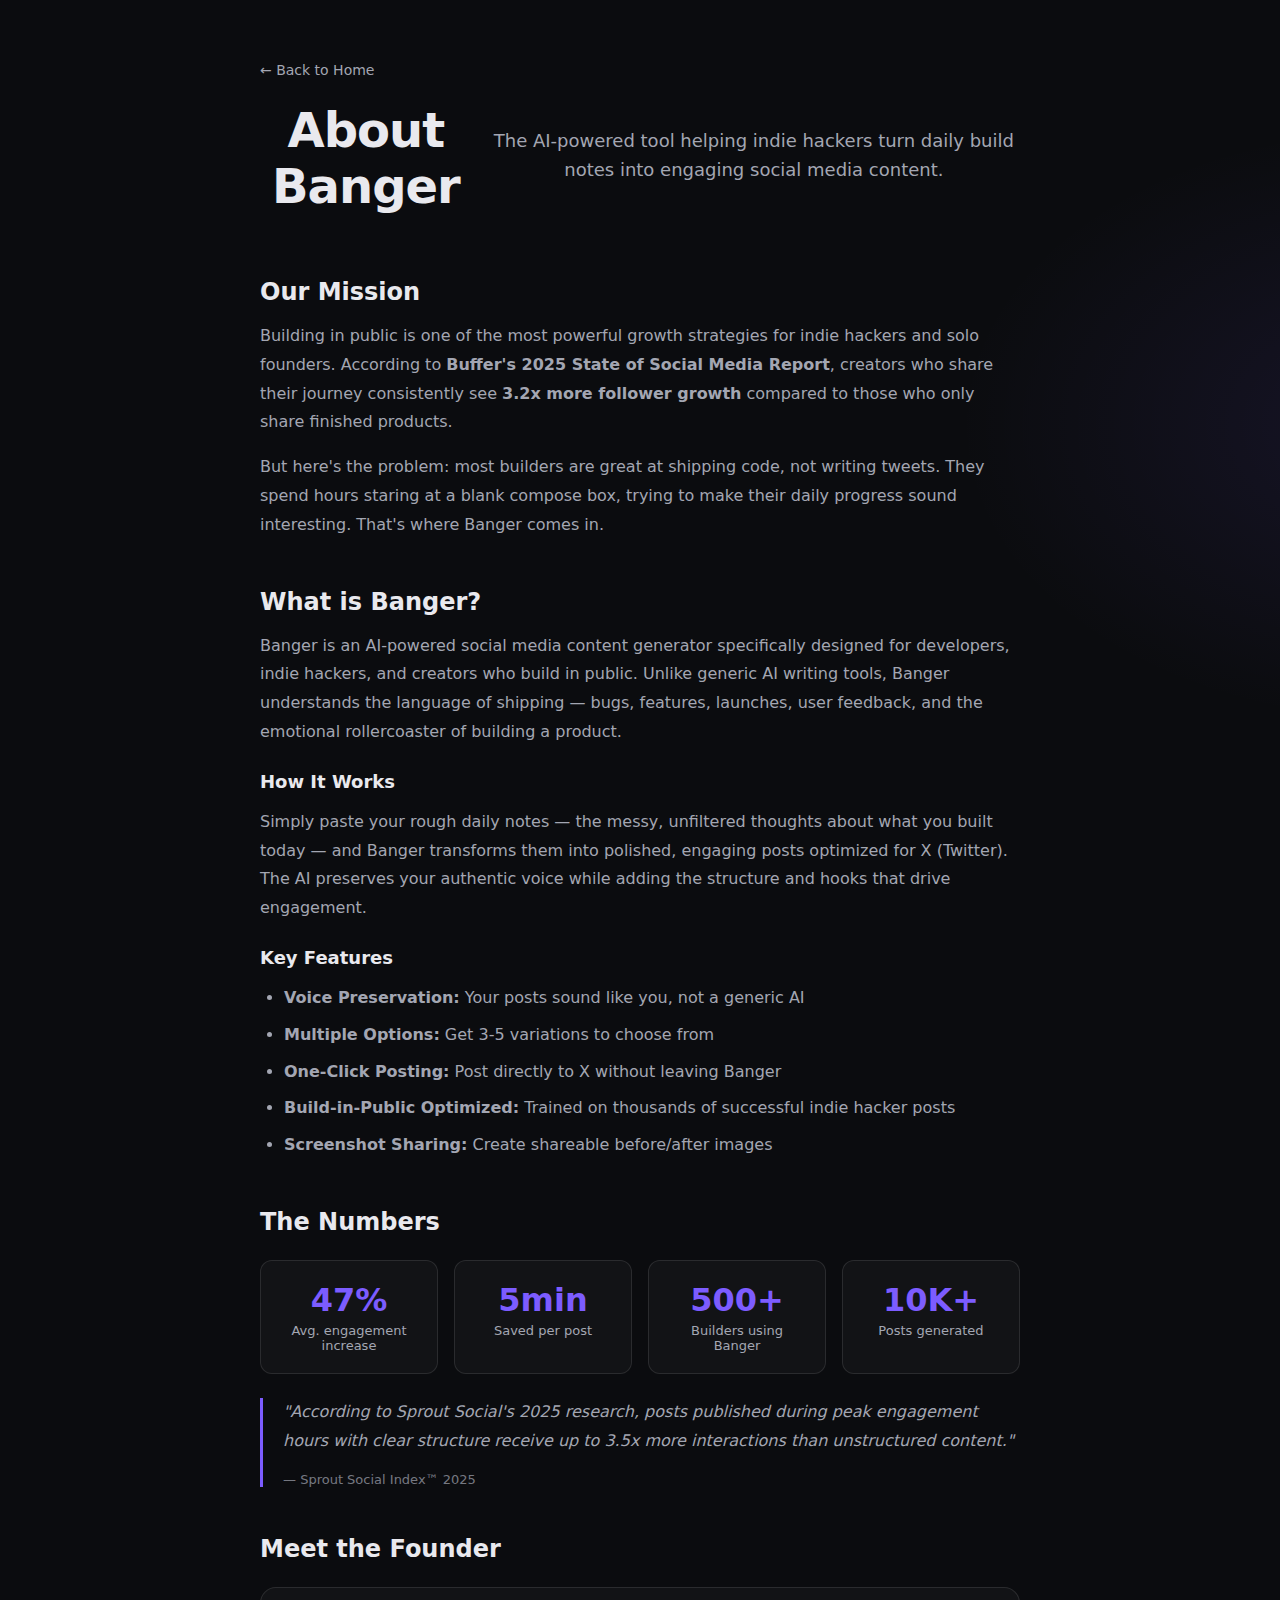
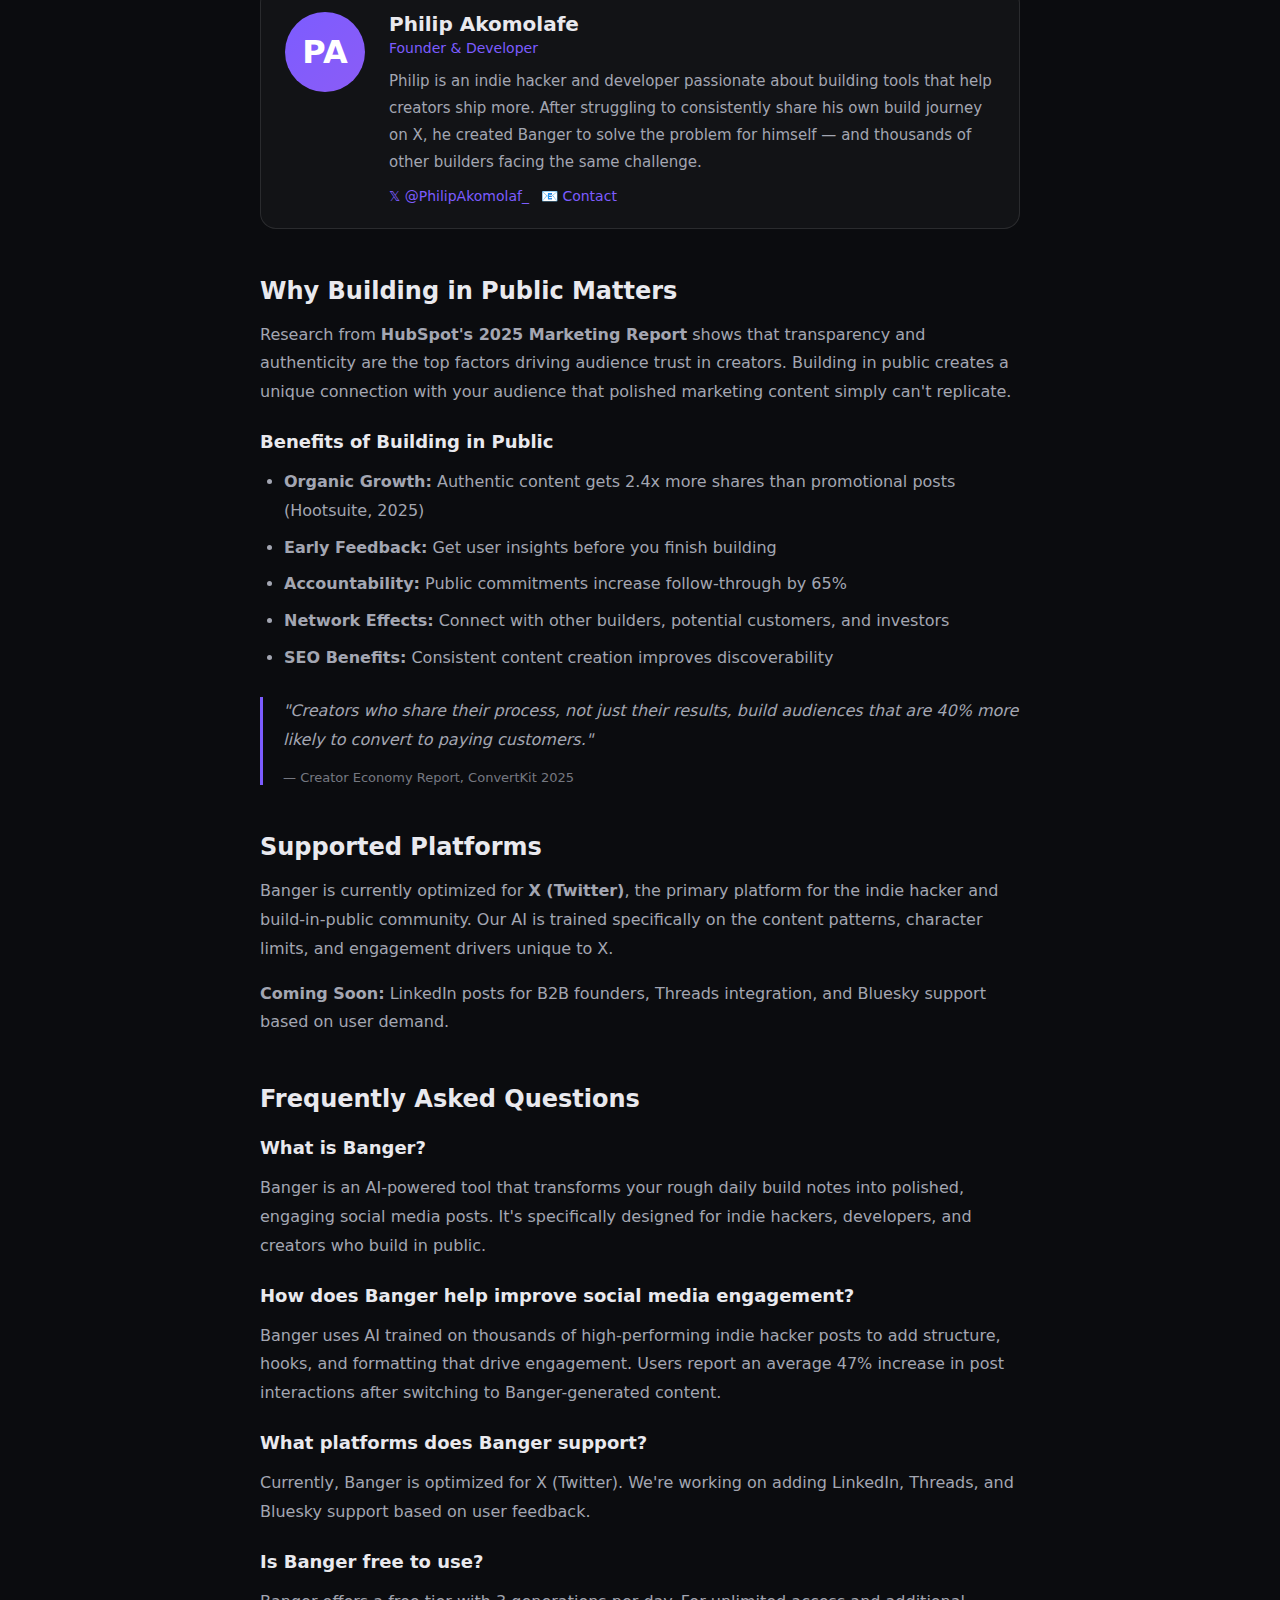
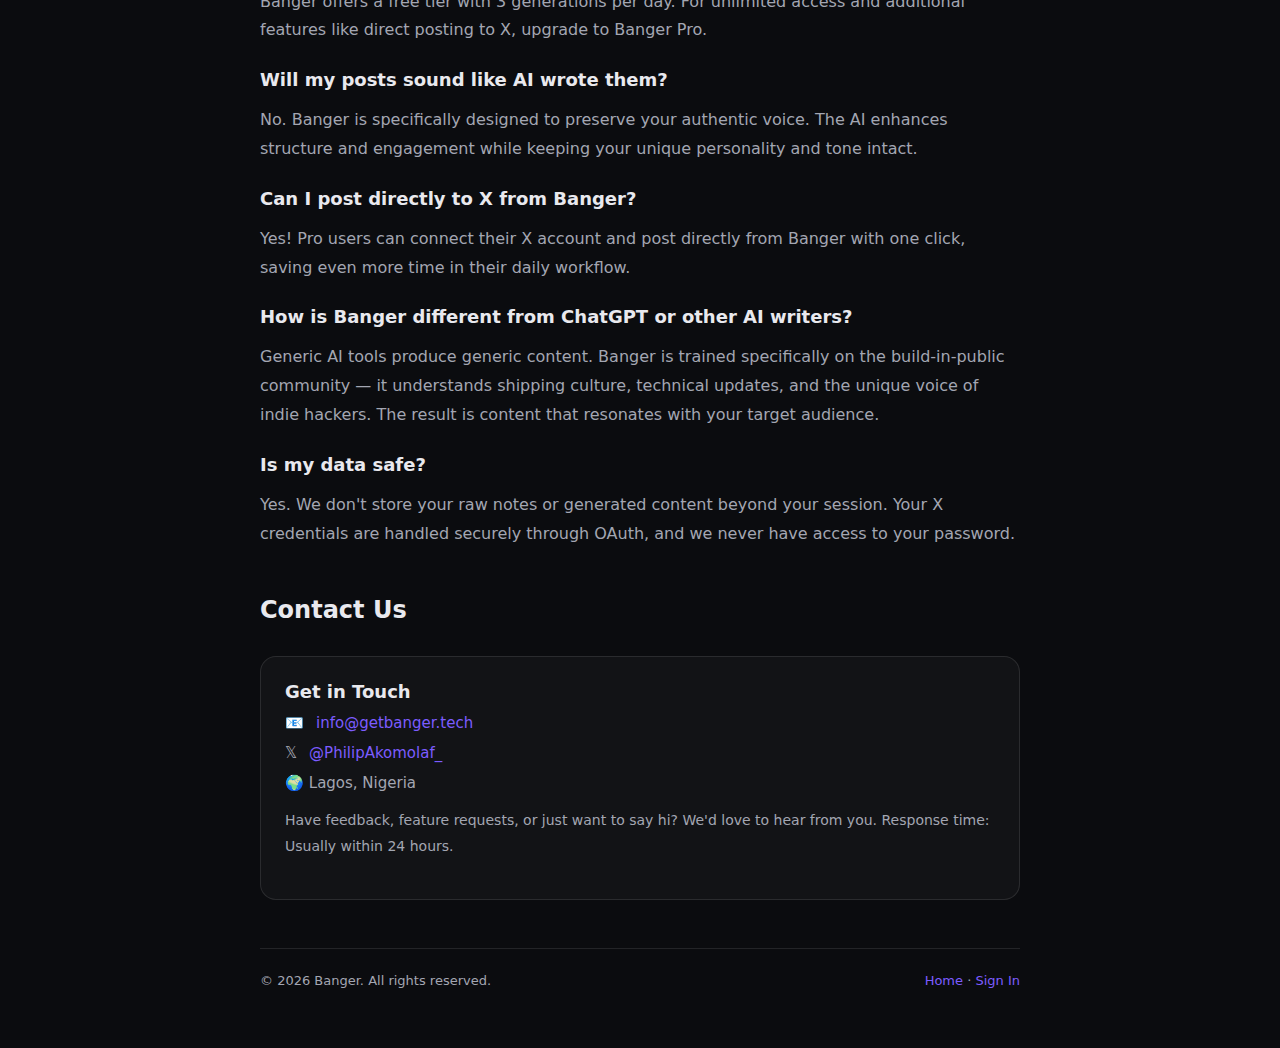
<file: web/about.html>
<!doctype html>
<html lang="en">
<head>
  <meta charset="utf-8" />
  <title>About Banger — The Story Behind the Build-in-Public Tool</title>
  <meta name="viewport" content="width=device-width, initial-scale=1" />
  <meta name="description" content="Learn about Banger, the AI-powered tool helping indie hackers and developers turn messy build notes into engaging social media posts. Built by Philip Akomolafe." />
  <meta name="author" content="Philip Akomolafe" />
  <meta name="robots" content="index, follow" />


  <!-- Favicon -->
  <link rel="icon" type="image/x-icon" href="/web/favicon.ico">
  <link rel="icon" type="image/png" sizes="32x32" href="/web/favicon-32x32.png">
  <link rel="icon" type="image/png" sizes="16x16" href="/web/favicon-16x16.png">
  <link rel="apple-touch-icon" sizes="180x180" href="/web/apple-touch-icon.png">
  <link rel="manifest" href="/web/site.webmanifest">
  
  <!-- Open Graph -->
  <meta property="og:title" content="About Banger — AI-Powered Social Media Tool" />
  <meta property="og:description" content="The story behind Banger and how it helps builders share their journey authentically." />
  <meta property="og:type" content="website" />
  <meta property="og:url" content="https://getbanger.tech/web/about.html" />
  
  <!-- Twitter Card -->
  <meta name="twitter:card" content="summary_large_image" />
  <meta name="twitter:creator" content="@PhilipAkomolaf_" />
  
  <!-- Schema.org Person Markup -->
  <script type="application/ld+json">
  {
    "@context": "https://schema.org",
    "@type": "AboutPage",
    "mainEntity": {
      "@type": "Person",
      "name": "Philip Akomolafe",
      "url": "https://getbanger.tech/web/about.html",
      "sameAs": [
        "https://x.com/PhilipAkomolaf_",
        "https://github.com/philipakomolafe"
      ],
      "jobTitle": "Founder & Developer",
      "description": "Indie hacker and developer building tools for creators who ship in public.",
      "knowsAbout": ["Social Media Marketing", "AI Tools", "Software Development", "Build in Public"]
    }
  }
  </script>
  
  <link rel="stylesheet" href="/web/styles.css" />
  <style>
    .about-page {
      min-height: 100vh;
      max-width: 800px;
      margin: 0 auto;
      padding: 60px 20px;
    }

    .about-header {
      text-align: center;
      margin-bottom: 48px;
    }

    .about-header h1 {
      font-size: clamp(32px, 5vw, 48px);
      font-weight: 800;
      margin-bottom: 16px;
      letter-spacing: -1px;
    }

    .about-header .subtitle {
      color: var(--muted);
      font-size: 18px;
      line-height: 1.6;
    }

    .about-section {
      margin-bottom: 48px;
    }

    .about-section h2 {
      font-size: 24px;
      font-weight: 700;
      margin-bottom: 16px;
      color: var(--text);
    }

    .about-section h3 {
      font-size: 18px;
      font-weight: 600;
      margin: 24px 0 12px;
      color: var(--text);
    }

    .about-section p {
      color: var(--muted);
      line-height: 1.8;
      margin-bottom: 16px;
      font-size: 16px;
    }

    .about-section ul {
      color: var(--muted);
      line-height: 1.8;
      margin-bottom: 16px;
      padding-left: 24px;
    }

    .about-section li {
      margin-bottom: 8px;
    }

    .founder-card {
      display: flex;
      gap: 24px;
      align-items: flex-start;
      padding: 24px;
      background: rgba(255,255,255,0.03);
      border: 1px solid var(--border);
      border-radius: 16px;
      margin: 24px 0;
    }

    .founder-avatar {
      width: 80px;
      height: 80px;
      border-radius: 50%;
      background: linear-gradient(135deg, var(--accent), #8b5cf6);
      display: flex;
      align-items: center;
      justify-content: center;
      font-size: 32px;
      font-weight: 700;
      color: #fff;
      flex-shrink: 0;
    }

    .founder-info h3 {
      margin: 0 0 4px;
      font-size: 20px;
    }

    .founder-info .title {
      color: var(--accent);
      font-size: 14px;
      margin-bottom: 12px;
    }

    .founder-info p {
      margin: 0;
      font-size: 15px;
    }

    .founder-links {
      display: flex;
      gap: 12px;
      margin-top: 12px;
    }

    .founder-links a {
      color: var(--accent);
      text-decoration: none;
      font-size: 14px;
    }

    .founder-links a:hover {
      text-decoration: underline;
    }

    .stat-grid {
      display: grid;
      grid-template-columns: repeat(auto-fit, minmax(150px, 1fr));
      gap: 16px;
      margin: 24px 0;
    }

    .stat-box {
      padding: 20px;
      background: rgba(255,255,255,0.03);
      border: 1px solid var(--border);
      border-radius: 12px;
      text-align: center;
    }

    .stat-box .number {
      font-size: 32px;
      font-weight: 800;
      color: var(--accent);
      margin-bottom: 4px;
    }

    .stat-box .label {
      font-size: 13px;
      color: var(--muted);
    }

    .contact-section {
      background: rgba(255,255,255,0.03);
      border: 1px solid var(--border);
      border-radius: 16px;
      padding: 24px;
      margin-top: 32px;
    }

    .contact-section h3 {
      margin-top: 0;
    }

    .contact-item {
      display: flex;
      align-items: center;
      gap: 12px;
      margin-bottom: 12px;
      color: var(--muted);
      font-size: 15px;
    }

    .contact-item a {
      color: var(--accent);
      text-decoration: none;
    }

    .back-link {
      display: inline-block;
      margin-bottom: 24px;
      color: var(--muted);
      text-decoration: none;
      font-size: 14px;
    }

    .back-link:hover {
      color: var(--accent);
    }

    blockquote {
      border-left: 3px solid var(--accent);
      padding-left: 20px;
      margin: 24px 0;
      font-style: italic;
      color: var(--muted);
    }

    blockquote cite {
      display: block;
      margin-top: 8px;
      font-size: 13px;
      font-style: normal;
      opacity: 0.7;
    }
  </style>
</head>
<body>
  <div class="about-page">
    <a href="/landing" class="back-link">← Back to Home</a>
    
    <header class="about-header">
      <h1>About Banger</h1>
      <p class="subtitle">The AI-powered tool helping indie hackers turn daily build notes into engaging social media content.</p>
    </header>

    <!-- Mission Section -->
    <section class="about-section">
      <h2>Our Mission</h2>
      <p>
        Building in public is one of the most powerful growth strategies for indie hackers and solo founders. 
        According to <strong>Buffer's 2025 State of Social Media Report</strong>, creators who share their journey 
        consistently see <strong>3.2x more follower growth</strong> compared to those who only share finished products.
      </p>
      <p>
        But here's the problem: most builders are great at shipping code, not writing tweets. 
        They spend hours staring at a blank compose box, trying to make their daily progress sound interesting. 
        That's where Banger comes in.
      </p>
    </section>

    <!-- What is Banger Section -->
    <section class="about-section">
      <h2>What is Banger?</h2>
      <p>
        Banger is an AI-powered social media content generator specifically designed for developers, 
        indie hackers, and creators who build in public. Unlike generic AI writing tools, Banger understands 
        the language of shipping — bugs, features, launches, user feedback, and the emotional rollercoaster 
        of building a product.
      </p>
      
      <h3>How It Works</h3>
      <p>
        Simply paste your rough daily notes — the messy, unfiltered thoughts about what you built today — 
        and Banger transforms them into polished, engaging posts optimized for X (Twitter). The AI preserves 
        your authentic voice while adding the structure and hooks that drive engagement.
      </p>

      <h3>Key Features</h3>
      <ul>
        <li><strong>Voice Preservation:</strong> Your posts sound like you, not a generic AI</li>
        <li><strong>Multiple Options:</strong> Get 3-5 variations to choose from</li>
        <li><strong>One-Click Posting:</strong> Post directly to X without leaving Banger</li>
        <li><strong>Build-in-Public Optimized:</strong> Trained on thousands of successful indie hacker posts</li>
        <li><strong>Screenshot Sharing:</strong> Create shareable before/after images</li>
      </ul>
    </section>

    <!-- Stats Section -->
    <section class="about-section">
      <h2>The Numbers</h2>
      <div class="stat-grid">
        <div class="stat-box">
          <div class="number">47%</div>
          <div class="label">Avg. engagement increase</div>
        </div>
        <div class="stat-box">
          <div class="number">5min</div>
          <div class="label">Saved per post</div>
        </div>
        <div class="stat-box">
          <div class="number">500+</div>
          <div class="label">Builders using Banger</div>
        </div>
        <div class="stat-box">
          <div class="number">10K+</div>
          <div class="label">Posts generated</div>
        </div>
      </div>
      
      <blockquote>
        <p>"According to Sprout Social's 2025 research, posts published during peak engagement hours 
        with clear structure receive up to 3.5x more interactions than unstructured content."</p>
        <cite>— Sprout Social Index™ 2025</cite>
      </blockquote>
    </section>

    <!-- Founder Section -->
    <section class="about-section">
      <h2>Meet the Founder</h2>
      <div class="founder-card">
        <div class="founder-avatar">PA</div>
        <div class="founder-info">
          <h3>Philip Akomolafe</h3>
          <div class="title">Founder & Developer</div>
          <p>
            Philip is an indie hacker and developer passionate about building tools that help creators ship more. 
            After struggling to consistently share his own build journey on X, he created Banger to solve 
            the problem for himself — and thousands of other builders facing the same challenge.
          </p>
          <div class="founder-links">
            <a href="https://x.com/PhilipAkomolaf_" target="_blank">𝕏 @PhilipAkomolaf_</a>
            <a href="mailto:info@getbanger.tech">📧 Contact</a>
          </div>
        </div>
      </div>
    </section>

    <!-- Why Build in Public Section -->
    <section class="about-section">
      <h2>Why Building in Public Matters</h2>
      <p>
        Research from <strong>HubSpot's 2025 Marketing Report</strong> shows that transparency and authenticity 
        are the top factors driving audience trust in creators. Building in public creates a unique connection 
        with your audience that polished marketing content simply can't replicate.
      </p>
      
      <h3>Benefits of Building in Public</h3>
      <ul>
        <li><strong>Organic Growth:</strong> Authentic content gets 2.4x more shares than promotional posts (Hootsuite, 2025)</li>
        <li><strong>Early Feedback:</strong> Get user insights before you finish building</li>
        <li><strong>Accountability:</strong> Public commitments increase follow-through by 65%</li>
        <li><strong>Network Effects:</strong> Connect with other builders, potential customers, and investors</li>
        <li><strong>SEO Benefits:</strong> Consistent content creation improves discoverability</li>
      </ul>

      <blockquote>
        <p>"Creators who share their process, not just their results, build audiences that are 
        40% more likely to convert to paying customers."</p>
        <cite>— Creator Economy Report, ConvertKit 2025</cite>
      </blockquote>
    </section>

    <!-- Platforms Section -->
    <section class="about-section">
      <h2>Supported Platforms</h2>
      <p>
        Banger is currently optimized for <strong>X (Twitter)</strong>, the primary platform for the 
        indie hacker and build-in-public community. Our AI is trained specifically on the content patterns, 
        character limits, and engagement drivers unique to X.
      </p>
      <p>
        <strong>Coming Soon:</strong> LinkedIn posts for B2B founders, Threads integration, and 
        Bluesky support based on user demand.
      </p>
    </section>

    <!-- FAQ Section -->
    <section class="about-section">
      <h2>Frequently Asked Questions</h2>
      
      <h3>What is Banger?</h3>
      <p>
        Banger is an AI-powered tool that transforms your rough daily build notes into polished, 
        engaging social media posts. It's specifically designed for indie hackers, developers, 
        and creators who build in public.
      </p>

      <h3>How does Banger help improve social media engagement?</h3>
      <p>
        Banger uses AI trained on thousands of high-performing indie hacker posts to add structure, 
        hooks, and formatting that drive engagement. Users report an average 47% increase in 
        post interactions after switching to Banger-generated content.
      </p>

      <h3>What platforms does Banger support?</h3>
      <p>
        Currently, Banger is optimized for X (Twitter). We're working on adding LinkedIn, 
        Threads, and Bluesky support based on user feedback.
      </p>

      <h3>Is Banger free to use?</h3>
      <p>
        Banger offers a free tier with 3 generations per day. For unlimited access and 
        additional features like direct posting to X, upgrade to Banger Pro.
      </p>

      <h3>Will my posts sound like AI wrote them?</h3>
      <p>
        No. Banger is specifically designed to preserve your authentic voice. The AI enhances 
        structure and engagement while keeping your unique personality and tone intact.
      </p>

      <h3>Can I post directly to X from Banger?</h3>
      <p>
        Yes! Pro users can connect their X account and post directly from Banger with one click, 
        saving even more time in their daily workflow.
      </p>

      <h3>How is Banger different from ChatGPT or other AI writers?</h3>
      <p>
        Generic AI tools produce generic content. Banger is trained specifically on the 
        build-in-public community — it understands shipping culture, technical updates, 
        and the unique voice of indie hackers. The result is content that resonates with 
        your target audience.
      </p>

      <h3>Is my data safe?</h3>
      <p>
        Yes. We don't store your raw notes or generated content beyond your session. 
        Your X credentials are handled securely through OAuth, and we never have access 
        to your password.
      </p>
    </section>

    <!-- Contact Section -->
    <section class="about-section">
      <h2>Contact Us</h2>
      <div class="contact-section">
        <h3>Get in Touch</h3>
        <div class="contact-item">
          📧 <a href="mailto:info@getbanger.tech">info@getbanger.tech</a>
        </div>
        <div class="contact-item">
          𝕏 <a href="https://x.com/PhilipAkomolaf_" target="_blank">@PhilipAkomolaf_</a>
        </div>
        <div class="contact-item">
          🌍 Lagos, Nigeria
        </div>
        <p style="margin-top: 16px; font-size: 14px;">
          Have feedback, feature requests, or just want to say hi? We'd love to hear from you. 
          Response time: Usually within 24 hours.
        </p>
      </div>
    </section>

    <!-- Footer -->
    <footer class="footer" style="margin-top: 48px; padding-top: 24px; border-top: 1px solid var(--border); display: flex; justify-content: space-between; flex-wrap: wrap; gap: 12px; font-size: 13px; color: var(--muted);">
      <span>© 2026 Banger. All rights reserved.</span>
      <span>
        <a href="/landing" style="color: var(--accent); text-decoration: none;">Home</a> · 
        <a href="/auth" style="color: var(--accent); text-decoration: none;">Sign In</a>
      </span>
    </footer>
  </div>
</body>
</html>
</file>
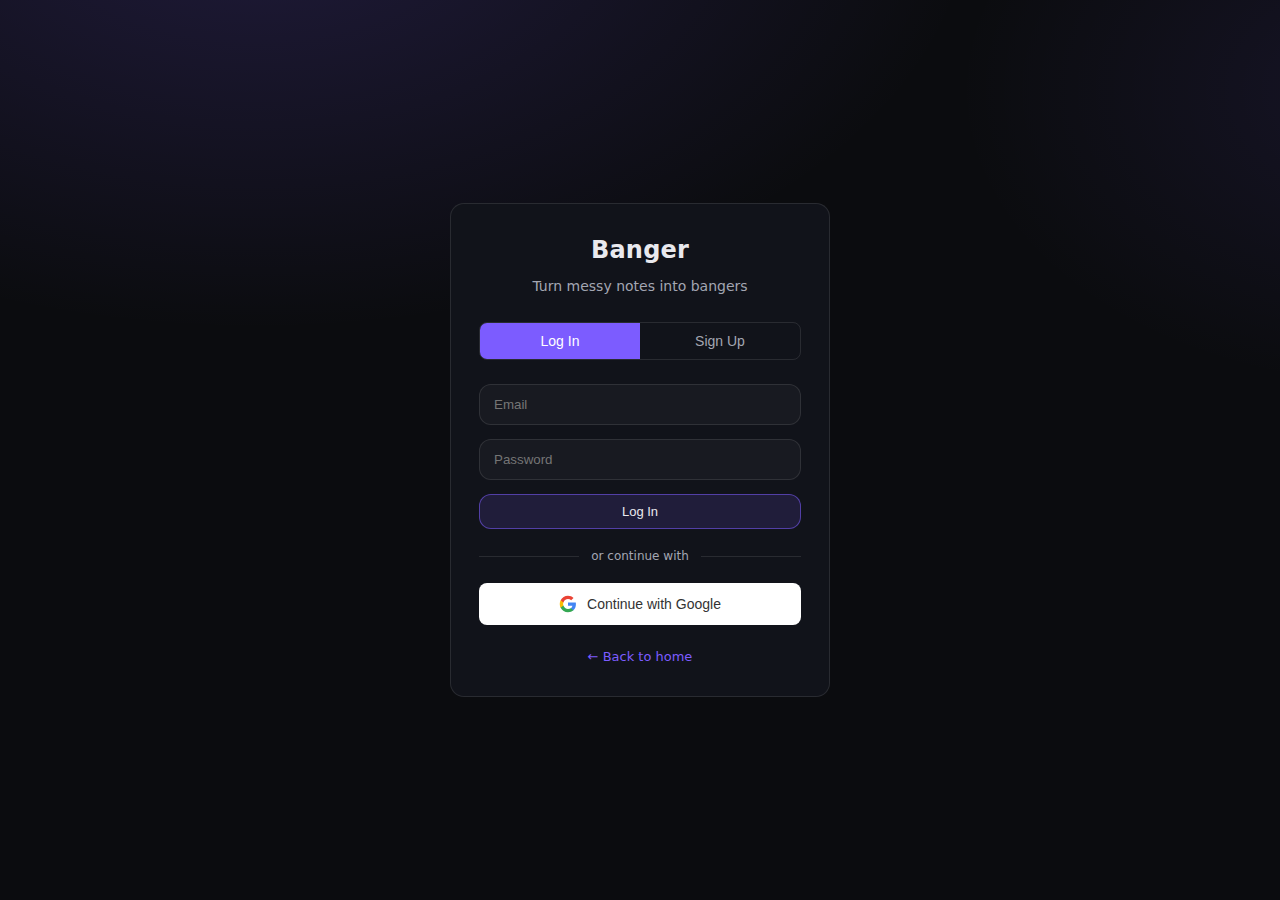
<file: web/auth.html>
<!doctype html>
<html lang="en">
<head>
  <meta charset="utf-8" />
  <title>Banger — Sign In</title>
  <meta name="viewport" content="width=device-width, initial-scale=1" />

  <!-- Favicon -->
  <link rel="icon" type="image/x-icon" href="/favicon.ico">
  <link rel="icon" type="image/png" sizes="32x32" href="/favicon-32x32.png">
  <link rel="icon" type="image/png" sizes="16x16" href="/favicon-16x16.png">
  <link rel="apple-touch-icon" sizes="180x180" href="/apple-touch-icon.png">
  <link rel="manifest" href="./site.webmanifest">

  <link rel="stylesheet" href="./styles.css" />
  <style>
    .auth-container {
      min-height: 100vh;
      display: flex;
      align-items: center;
      justify-content: center;
      padding: 20px;
    }

    .auth-box {
      width: 100%;
      max-width: 380px;
      background: var(--panel);
      border: 1px solid var(--border);
      border-radius: var(--radius);
      padding: 32px 28px;
    }

    .auth-box h1 {
      margin: 0 0 8px;
      font-size: 24px;
      text-align: center;
    }

    .auth-box .subtitle {
      color: var(--muted);
      font-size: 14px;
      text-align: center;
      margin-bottom: 28px;
    }

    .auth-tabs {
      display: flex;
      gap: 0;
      margin-bottom: 24px;
      border: 1px solid var(--border);
      border-radius: 8px;
      overflow: hidden;
    }

    .auth-tab {
      flex: 1;
      padding: 10px;
      background: transparent;
      border: none;
      color: var(--muted);
      font-size: 14px;
      cursor: pointer;
      transition: all 0.2s;
    }

    .auth-tab.active {
      background: var(--accent);
      color: white;
    }

    .auth-tab:hover:not(.active) {
      background: rgba(255,255,255,0.05);
    }

    .auth-form {
      display: flex;
      flex-direction: column;
      gap: 14px;
    }

    .auth-form input {
      padding: 12px 14px;
    }

    .auth-divider {
      display: flex;
      align-items: center;
      gap: 12px;
      margin: 20px 0;
      color: var(--muted);
      font-size: 12px;
    }

    .auth-divider::before,
    .auth-divider::after {
      content: '';
      flex: 1;
      height: 1px;
      background: var(--border);
    }

    .btn-google {
      display: flex;
      align-items: center;
      justify-content: center;
      gap: 10px;
      width: 100%;
      padding: 12px;
      background: white;
      color: #333;
      border: none;
      border-radius: 8px;
      font-size: 14px;
      font-weight: 500;
      cursor: pointer;
      transition: all 0.2s;
    }

    .btn-google:hover {
      background: #f5f5f5;
    }

    .btn-google svg {
      width: 18px;
      height: 18px;
    }

    .auth-status {
      margin-top: 14px;
      padding: 10px;
      border-radius: 6px;
      font-size: 13px;
      text-align: center;
      display: none;
    }

    .auth-status.visible { display: block; }
    .auth-status.ok { background: rgba(53,208,127,0.1); color: var(--ok); }
    .auth-status.err { background: rgba(255,92,122,0.1); color: var(--danger); }

    .auth-footer {
      margin-top: 24px;
      text-align: center;
      font-size: 13px;
      color: var(--muted);
    }

    .auth-footer a {
      color: var(--accent);
    }
  </style>
</head>
<body>
  <div class="auth-container">
    <div class="auth-box">
      <h1>Banger</h1>
      <p class="subtitle">Turn messy notes into bangers</p>

      <div class="auth-tabs">
        <button class="auth-tab active" data-tab="login">Log In</button>
        <button class="auth-tab" data-tab="signup">Sign Up</button>
      </div>

      <form class="auth-form" id="authForm">
        <input type="email" id="authEmail" placeholder="Email" required />
        <input type="password" id="authPassword" placeholder="Password" required />
        <button type="submit" class="btn primary" id="authSubmit">Log In</button>
      </form>

      <div class="auth-status" id="authStatus"></div>

      <div class="auth-divider">or continue with</div>

      <button class="btn-google" id="googleAuth">
        <svg viewBox="0 0 24 24">
          <path fill="#4285F4" d="M22.56 12.25c0-.78-.07-1.53-.2-2.25H12v4.26h5.92c-.26 1.37-1.04 2.53-2.21 3.31v2.77h3.57c2.08-1.92 3.28-4.74 3.28-8.09z"/>
          <path fill="#34A853" d="M12 23c2.97 0 5.46-.98 7.28-2.66l-3.57-2.77c-.98.66-2.23 1.06-3.71 1.06-2.86 0-5.29-1.93-6.16-4.53H2.18v2.84C3.99 20.53 7.7 23 12 23z"/>
          <path fill="#FBBC05" d="M5.84 14.09c-.22-.66-.35-1.36-.35-2.09s.13-1.43.35-2.09V7.07H2.18C1.43 8.55 1 10.22 1 12s.43 3.45 1.18 4.93l2.85-2.22.81-.62z"/>
          <path fill="#EA4335" d="M12 5.38c1.62 0 3.06.56 4.21 1.64l3.15-3.15C17.45 2.09 14.97 1 12 1 7.7 1 3.99 3.47 2.18 7.07l3.66 2.84c.87-2.6 3.3-4.53 6.16-4.53z"/>
        </svg>
        Continue with Google
      </button>

      <div class="auth-footer">
        <a href="/landing">← Back to home</a>
      </div>
    </div>
  </div>

  <script>
    const el = (id) => document.getElementById(id);
    let currentTab = 'login';

    // Tab switching
    document.querySelectorAll('.auth-tab').forEach(tab => {
      tab.addEventListener('click', () => {
        currentTab = tab.dataset.tab;
        document.querySelectorAll('.auth-tab').forEach(t => t.classList.remove('active'));
        tab.classList.add('active');
        el('authSubmit').textContent = currentTab === 'login' ? 'Log In' : 'Sign Up';
        hideStatus();
      });
    });

    function showStatus(msg, type) {
      const status = el('authStatus');
      status.textContent = msg;
      status.className = `auth-status visible ${type}`;
    }

    function hideStatus() {
      el('authStatus').className = 'auth-status';
    }

    async function syncMe(accessToken) {
      if (!accessToken) return;
      try {
        await fetch('/api/auth/me', {
          headers: { Authorization: `Bearer ${accessToken}` },
        });
      } catch (_) {}
    }

    async function isTokenValid(accessToken) {
      if (!accessToken) return false;
      try {
        const res = await fetch('/api/auth/me', {
          headers: { Authorization: `Bearer ${accessToken}` },
        });
        return res.ok;
      } catch (_) {
        return false;
      }
    }

    function clearAuthStorage() {
      localStorage.removeItem('access_token');
      localStorage.removeItem('refresh_token');
      localStorage.removeItem('user_email');
    }

    // Email/Password auth
    el('authForm').addEventListener('submit', async (e) => {
      e.preventDefault();
      const email = el('authEmail').value.trim();
      const password = el('authPassword').value;

      if (!email || !password) return;

      el('authSubmit').disabled = true;
      el('authSubmit').textContent = 'Loading...';

      try {
        const endpoint = currentTab === 'login' ? '/api/auth/login' : '/api/auth/signup';
        const res = await fetch(endpoint, {
          method: 'POST',
          headers: { 'Content-Type': 'application/json' },
          body: JSON.stringify({ email, password }),
        });

        const data = await res.json();

        if (res.ok && data.success) {
          localStorage.setItem('access_token', data.access_token || '');
          localStorage.setItem('refresh_token', data.refresh_token || '');
          localStorage.setItem('user_email', data.email || '');

          // NEW: ensure profile row exists right away
          await syncMe(data.access_token);

          showStatus(data.message || 'Success!', 'ok');

          if (data.access_token) {
            setTimeout(() => {
              window.location.href = './index.html';
            }, 500);
          }
        } else {
          showStatus(data.detail || 'Something went wrong', 'err');
        }
      } catch (err) {
        showStatus('Network error. Try again.', 'err');
      } finally {
        el('authSubmit').disabled = false;
        el('authSubmit').textContent = currentTab === 'login' ? 'Log In' : 'Sign Up';
      }
    });

    // Google auth
    el('googleAuth').addEventListener('click', async () => {
      try {
        const res = await fetch('/api/auth/google');
        const data = await res.json();

        if (data.url) {
          window.location.href = data.url;
        } else {
          showStatus('Failed to start Google auth', 'err');
        }
      } catch (err) {
        showStatus('Network error. Try again.', 'err');
      }
    });

    // Check if already logged in
    (async () => {
      const token = localStorage.getItem('access_token');
      if (!token) return;

      const ok = await isTokenValid(token);
      if (ok) {
        window.location.href = './index.html';
        return;
      }

      // Token is stale (user deleted / expired / invalid)
      clearAuthStorage();
    })();
  </script>
</body>
</html>
</file>
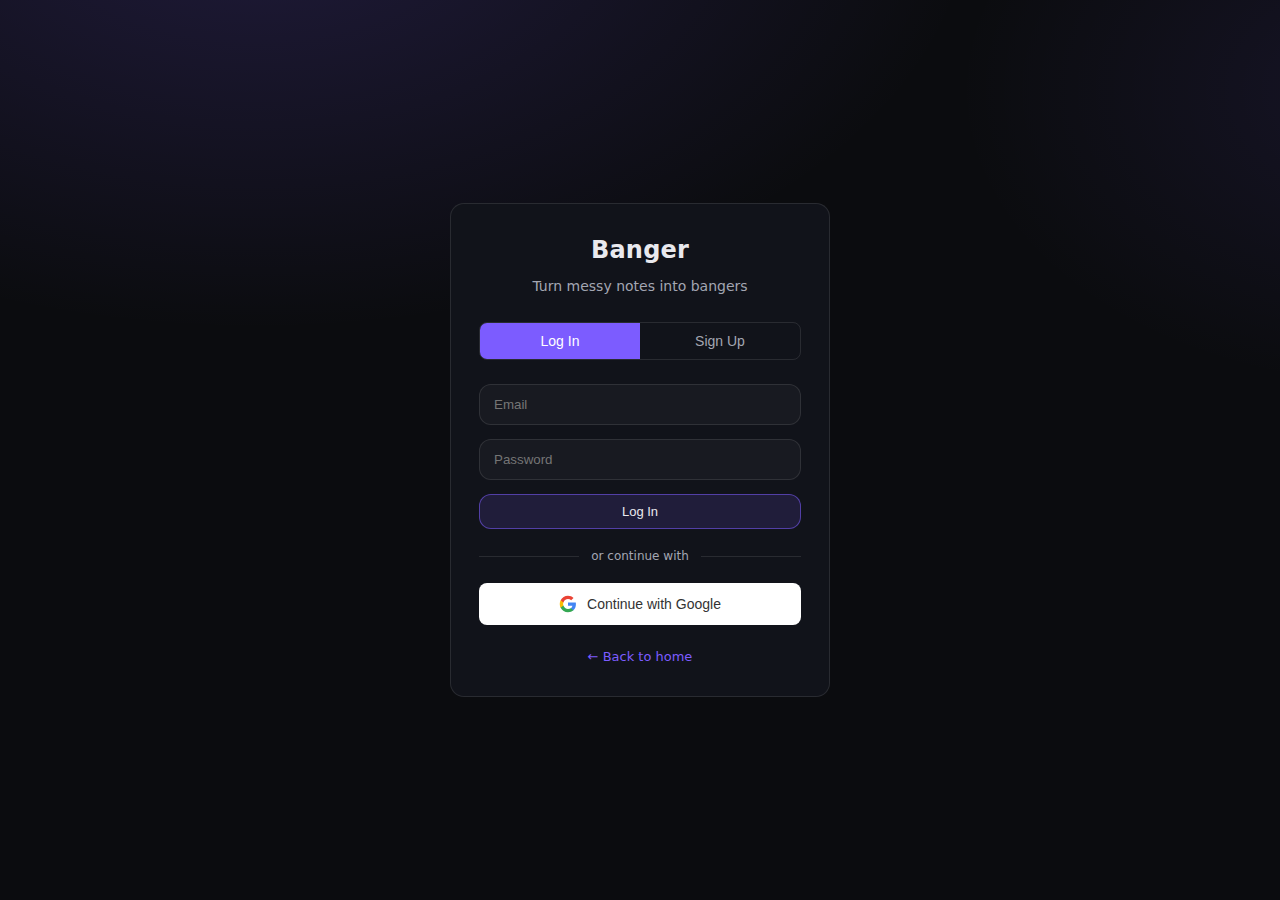
<file: web/dashboard.html>
<!doctype html>
<html lang="en">
<head>
    <meta charset="utf-8" />
    <title>Banger - Dashboard</title>
    <meta name="viewport" content="width=device-width, initial-scale=1" />
    
    <!-- Favicon -->
    <link rel="icon" type="image/x-icon" href="/favicon.ico">
    <link rel="icon" type="image/png" sizes="32x32" href="/favicon-32x32.png">
    <link rel="icon" type="image/png" sizes="16x16" href="/favicon-16x16.png">
    <link rel="apple-touch-icon" sizes="180x180" href="/apple-touch-icon.png">
    <link rel="manifest" href="./site.webmanifest">
    
    <!-- SEO -->
    <meta name="description" content="Your Banger workspace. Generate viral tweets with AI.">
    <meta name="robots" content="noindex, nofollow">
    
    <link rel="stylesheet" href="./styles.css" />
    <link rel="stylesheet" href="./dashboard.css" />
</head>
<body>
    <div class="dashboard">
        <!-- Sidebar -->
        <aside class="sidebar" id="sidebar">
            <div class="sidebar-header">
                <a href="/dashboard" class="sidebar-brand">
                    <img src="./favicon-32x32.png" alt="Banger" class="brand-icon" width="24" height="24">
                    <span class="brand-text">Banger</span>
                </a>
                <button class="sidebar-toggle" id="sidebarToggle" aria-label="Toggle sidebar">
                    <span></span>
                    <span></span>
                    <span></span>
                </button>
            </div>

            <nav class="sidebar-nav">
                <div class="nav-section">
                    <div class="nav-section-title">Main</div>
                    <a href="#generate" class="nav-item active" data-section="generate">
                        <span class="nav-icon">✨</span>
                        <span class="nav-label">Generate</span>
                    </a>
                    <a href="#history" class="nav-item" data-section="history">
                        <span class="nav-icon">📜</span>
                        <span class="nav-label">History</span>
                    </a>
                </div>

                <div class="nav-section">
                    <div class="nav-section-title">Analytics</div>
                    <a href="#analytics" class="nav-item" data-section="analytics">
                        <span class="nav-icon">📊</span>
                        <span class="nav-label">Tweet Analytics</span>
                        <span class="nav-badge" id="analyticsLock">🔒</span>
                    </a>
                </div>

                <div class="nav-section">
                    <div class="nav-section-title">Connections</div>
                    <a href="#connections" class="nav-item" data-section="connections">
                        <span class="nav-icon">🔗</span>
                        <span class="nav-label">Connect X</span>
                        <span class="nav-status" id="xStatusDot"></span>
                    </a>
                </div>

                <div class="nav-section">
                    <div class="nav-section-title">Account</div>
                    <a href="#settings" class="nav-item" data-section="settings">
                        <span class="nav-icon">⚙️</span>
                        <span class="nav-label">Settings</span>
                    </a>
                    <a href="#upgrade" class="nav-item nav-upgrade" data-section="upgrade" id="upgradeNavItem">
                        <span class="nav-icon">🚀</span>
                        <span class="nav-label">Upgrade to Pro</span>
                    </a>
                </div>
            </nav>

            <div class="sidebar-footer">
                <div class="user-card" id="userCard">
                    <div class="user-avatar" id="userAvatar">?</div>
                    <div class="user-info">
                        <div class="user-email" id="userEmail">Loading...</div>
                        <div class="user-plan" id="userPlan">Free</div>
                    </div>
                </div>
                <button class="btn btn-logout" id="logoutBtn">
                    <span>↪</span> Log out
                </button>
            </div>
        </aside>

        <!-- Main Content Area -->
        <main class="main-content">
            <!-- Top Bar -->
            <header class="topbar">
                <button class="topbar-menu-btn" id="mobileMenuBtn" aria-label="Open menu">☰</button>
                <div class="topbar-title" id="pageTitle">Generate</div>
                <div class="topbar-actions">
                    <span class="pill usage-pill" id="usagePill" title="Click for account details">
                        <span id="usageIcon">⚡</span>
                        <span id="usageDisplay">Loading...</span>
                    </span>
                </div>
            </header>

            <!-- Content Sections -->
            <div class="content-area">
                
                <!-- Generate Section (Main) -->
                <section class="content-section active" id="section-generate">
                    <div class="section-header">
                        <h2>Generate Bangers</h2>
                        <p class="section-desc">Turn your messy build notes into engaging posts</p>
                    </div>

                    <div class="panel">
                        <div class="bar">
                            <div class="title">What did you build today?</div>
                            <button class="btn ghost" id="clear">Clear</button>
                        </div>

                        <div class="content">
                            <div class="generate-grid">
                                <div class="input-group main-input">
                                    <label for="today_context">Your notes <span class="required">*</span></label>
                                    <textarea id="today_context" rows="4" placeholder="fixed auth bug, added stripe webhook, talked to 2 users about dark mode..."></textarea>
                                </div>

                                <div class="input-row">
                                    <div class="input-group">
                                        <label for="current_mood">Mood / vibe</label>
                                        <input type="text" id="current_mood" placeholder="hyped, tired but happy..." />
                                    </div>

                                    <div class="input-group">
                                        <label for="optional_angle">What's next?</label>
                                        <input type="text" id="optional_angle" placeholder="shipping tomorrow..." />
                                    </div>
                                </div>

                                <div class="input-row settings-row">
                                    <div class="input-group small">
                                        <label for="max_options">Options</label>
                                        <select id="max_options">
                                            <option value="1">1</option>
                                            <option value="2">2</option>
                                            <option value="3" selected>3</option>
                                        </select>
                                    </div>
                                    <div class="input-group small">
                                        <label for="max_chars">Max chars</label>
                                        <input type="number" id="max_chars" value="280" min="100" max="300" />
                                    </div>
                                    <div class="input-group">
                                        <label for="email_subject">Email subject</label>
                                        <input type="text" id="email_subject" value="Banger drafts" />
                                    </div>
                                </div>
                            </div>

                            <div class="actions">
                                <button class="btn primary" id="generate" disabled>✨ Generate</button>
                            </div>

                            <div class="status" id="status"></div>
                        </div>
                    </div>

                    <!-- Options Output -->
                    <div class="options-section">
                        <div class="optionsHeader">
                            <h3>Generated Options</h3>
                            <div class="row end gap8">
                                <button class="btn" id="emailAll" title="Send all options to email">📧 Email all</button>
                                <button class="btn" id="copyAll" title="Copy all options to clipboard">📋 Copy all</button>
                            </div>
                        </div>
                        <div class="options" id="options">
                            <div class="options-empty">
                                <span class="empty-icon">💡</span>
                                <p>Your generated posts will appear here</p>
                            </div>
                        </div>
                    </div>
                </section>

                <!-- History Section -->
                <section class="content-section" id="section-history">
                    <div class="section-header">
                        <h2>Post History</h2>
                        <p class="section-desc">Track your generated and posted content</p>
                    </div>
                    <div class="panel foundation-panel">
                        <div class="bar">
                            <div class="title">Tier 1 Foundation</div>
                            <button class="btn ghost" id="refreshFoundation">Refresh</button>
                        </div>
                        <div class="foundation-grid">
                            <div class="foundation-card">
                                <h4>Git integration</h4>
                                <p>Pull your latest commits into Banger context.</p>
                                <div id="gitCommits" class="mini-list"></div>
                            </div>
                            <div class="foundation-card">
                                <h4>Auto-trigger drafts</h4>
                                <p>Generate fresh drafts when a new commit lands.</p>
                                <button class="btn primary" id="autoDraftBtn">⚡ Auto-trigger now</button>
                                <div id="autoDraftResult" class="muted-note"></div>
                            </div>
                        </div>
                    </div>
                    <div class="history-list" id="historyList">
                        <div class="empty-state">
                            <span class="empty-icon">📜</span>
                            <p>No posts yet. Generate some bangers!</p>
                        </div>
                    </div>
                </section>

                <!-- Analytics Section -->
                <section class="content-section" id="section-analytics">
                    <div class="section-header">
                        <h2>Tweet Analytics</h2>
                        <p class="section-desc">Analyze how your tweets are performing</p>
                    </div>

                    <div class="analytics-requires-connection" id="analyticsRequiresConnection">
                        <div class="connection-prompt">
                            <span class="prompt-icon">🔗</span>
                            <h3>Connect your X account first</h3>
                            <p>To analyze tweets, you need to connect your X account.</p>
                            <button class="btn primary" id="goToConnections">Connect X Account</button>
                        </div>
                    </div>

                    <div class="analytics-container" id="analyticsContainer" style="display: none;">
                        <form id="analyze-tweet-form" class="analyze-form">
                            <input 
                                type="url" 
                                id="tweet-url-input" 
                                placeholder="https://x.com/username/status/123..."
                                required
                            >
                            <button type="submit" class="btn primary" id="analyze-btn">📊 Analyze</button>
                        </form>
                        <div id="analytics-results"></div>
                        <div class="engagement-manual">
                            <h4>Manual engagement tracking</h4>
                            <form id="engagement-form" class="analyze-form">
                                <input type="url" id="engagement-url" placeholder="Tweet URL" required>
                                <input type="number" id="engagement-impressions" placeholder="Impressions" min="0" value="0">
                                <input type="number" id="engagement-likes" placeholder="Likes" min="0" value="0">
                                <button type="submit" class="btn">Save engagement</button>
                            </form>
                            <div id="engagementList" class="mini-list"></div>
                        </div>
                    </div>
                </section>

                <!-- Connections Section -->
                <section class="content-section" id="section-connections">
                    <div class="section-header">
                        <h2>Connections</h2>
                        <p class="section-desc">Connect external accounts to enhance your workflow</p>
                    </div>

                    <div class="connections-grid">
                        <!-- X Connection Card -->
                        <div class="connection-card" id="xConnectionCard">
                            <div class="connection-header">
                                <div class="connection-icon">
                                    <svg width="24" height="24" viewBox="0 0 24 24" fill="currentColor">
                                        <path d="M18.244 2.25h3.308l-7.227 8.26 8.502 11.24H16.17l-5.214-6.817L4.99 21.75H1.68l7.73-8.835L1.254 2.25H8.08l4.713 6.231zm-1.161 17.52h1.833L7.084 4.126H5.117z"/>
                                    </svg>
                                </div>
                                <div class="connection-info">
                                    <h4>X (Twitter)</h4>
                                    <p id="xConnectionStatus">Not connected</p>
                                </div>
                                <div class="connection-status-indicator" id="xStatusIndicator"></div>
                            </div>
                            <div class="connection-body">
                                <p>Connect your X account to post directly and analyze tweet performance.</p>
                            </div>
                            <div class="connection-actions">
                                <button class="btn primary" id="connect-x-btn">Connect</button>
                                <button class="btn danger" id="disconnect-x-btn" style="display: none;">Disconnect</button>
                            </div>
                        </div>

                        <!-- Future connections placeholder -->
                        <div class="connection-card coming-soon">
                            <div class="connection-header">
                                <div class="connection-icon">🔵</div>
                                <div class="connection-info">
                                    <h4>LinkedIn</h4>
                                    <p>Coming soon</p>
                                </div>
                            </div>
                            <div class="connection-body">
                                <p>Cross-post your content to LinkedIn for B2B reach.</p>
                            </div>
                            <div class="connection-actions">
                                <button class="btn" disabled>Coming Soon</button>
                            </div>
                        </div>
                    </div>
                </section>

                <!-- Settings Section -->
                <section class="content-section" id="section-settings">
                    <div class="section-header">
                        <h2>Settings</h2>
                        <p class="section-desc">Manage your account and preferences</p>
                    </div>

                    <div class="settings-grid">
                        <div class="settings-card">
                            <h4>Account Information</h4>
                            <div class="settings-row">
                                <span class="settings-label">Email</span>
                                <span class="settings-value" id="settingsEmail">Loading...</span>
                            </div>
                            <div class="settings-row">
                                <span class="settings-label">Plan</span>
                                <span class="settings-value">
                                    <span class="plan-badge" id="settingsPlan">Free</span>
                                </span>
                            </div>
                        </div>

                        <div class="settings-card" id="usageCard">
                            <h4>Usage</h4>
                            <div class="usage-display">
                                <div class="usage-bar-container">
                                    <div class="usage-bar" id="settingsUsageBar" style="width: 0%;"></div>
                                </div>
                                <div class="usage-text" id="settingsUsage">0 / 3 generations today</div>
                            </div>
                            <p class="usage-note">Resets daily at midnight UTC</p>
                        </div>

                        <div class="settings-card danger-zone">
                            <h4>Danger Zone</h4>
                            <button class="btn danger" id="settingsLogout">Log out</button>
                        </div>
                    </div>
                </section>

                <!-- Upgrade Section -->
                <section class="content-section" id="section-upgrade">
                    <div class="section-header">
                        <h2>Upgrade to Pro</h2>
                        <p class="section-desc">Unlock unlimited generations and premium features</p>
                    </div>

                    <div class="upgrade-container">
                        <div class="pricing-comparison">
                            <div class="pricing-col free-col">
                                <div class="pricing-header">
                                    <h3>Free</h3>
                                    <div class="pricing-price">$0</div>
                                </div>
                                <ul class="pricing-features">
                                    <li>✓ 3 generations / day</li>
                                    <li>✓ All post styles</li>
                                    <li>✓ Copy to clipboard</li>
                                    <li>✗ Direct posting to X</li>
                                    <li>✗ Tweet analytics</li>
                                    <li>✗ Priority support</li>
                                </ul>
                                <div class="current-plan-badge">Current Plan</div>
                            </div>

                            <div class="pricing-col pro-col">
                                <div class="popular-badge">Most Popular</div>
                                <div class="pricing-header">
                                    <h3>Pro</h3>
                                    <div class="pricing-price">$9<span>/mo</span></div>
                                </div>
                                <ul class="pricing-features">
                                    <li>✓ Unlimited generations</li>
                                    <li>✓ All post styles</li>
                                    <li>✓ Copy to clipboard</li>
                                    <li>✓ Direct posting to X</li>
                                    <li>✓ Tweet analytics</li>
                                    <li>✓ Priority support</li>
                                </ul>
                                <button class="btn primary btn-upgrade-main" id="upgradeBtnMain">Upgrade Now</button>
                            </div>
                        </div>
                    </div>
                </section>

            </div>
        </main>
    </div>


    <!-- Modals (same as before) -->
    <!-- Screenshot Modal -->
    <div class="modal-overlay" id="screenshotModal" style="display: none;">
        <div class="modal-box modal-screenshot">
            <button class="modal-close" id="closeScreenshot">&times;</button>
            <h2>Share your Banger! 🔥</h2>
            <div class="screenshot-card" id="screenshotCard">
                <div class="screenshot-card-inner" id="screenshotInner">
                    <div class="screenshot-side before">
                        <div class="screenshot-label">Raw input</div>
                        <div id="screenshotBefore"></div>
                    </div>
                    <div class="screenshot-side after">
                        <div class="screenshot-label">Banger output</div>
                        <div id="screenshotAfter"></div>
                    </div>
                </div>
                <div class="screenshot-branding">
                    Made with <b>Banger</b> ✨ → <a href="https://getbanger.tech" target="_blank">getbanger.tech</a>
                </div>
            </div>
            <div class="screenshot-actions">
                <button class="btn" id="downloadScreenshot">📸 Download as Image</button>
                <button class="btn primary" id="closeScreenshotBtn">Done</button>
            </div>
        </div>
    </div>

    <!-- Paywall Modal -->
    <div class="modal-overlay" id="paywallModal">
        <div class="modal-box modal-paywall">
            <button class="modal-close" id="closePaywall">&times;</button>
            <div class="modal-icon">🚀</div>
            <h2>Daily limit reached!</h2>
            <p class="modal-subtitle">Free users get <b>3 generations/day</b>. Upgrade for unlimited.</p>
            <div class="pricing-card">
                <div class="pricing-badge">Pro</div>
                <div class="pricing-price">
                    <span class="price-amount">$9</span>
                    <span class="price-period">/mo</span>
                </div>
                <ul class="pricing-features">
                    <li>✓ Unlimited generations</li>
                    <li>✓ Priority support</li>
                    <li>✓ Early access features</li>
                </ul>
                <button class="btn primary btn-upgrade" id="upgradeBtn">Upgrade to Pro</button>
            </div>
            <p class="modal-footer-text">
                Resets tomorrow at midnight UTC<br>
                <a href="#" id="continueFreeTomorrow">Continue free</a>
            </p>
        </div>
    </div>

    <!-- Tweet URL Modal -->
    <div class="modal-overlay" id="tweetUrlModal">
        <div class="modal-box modal-tweet-url">
            <button class="modal-close" id="closeTweetUrl">&times;</button>
            <div class="modal-icon">🐦</div>
            <h2>Track your post!</h2>
            <p class="modal-subtitle">Paste your tweet URL to track engagement.</p>
            <div class="tweet-url-input-group">
                <label for="tweetUrlInput">Tweet URL</label>
                <input type="text" id="tweetUrlInput" placeholder="https://x.com/username/status/123..." />
            </div>
            <div class="tweet-url-actions">
                <button class="btn" id="skipTweetUrl">Skip</button>
                <button class="btn primary" id="saveTweetUrl">Save & Track</button>
            </div>
        </div>
    </div>

    <script src="https://html2canvas.hertzen.com/dist/html2canvas.min.js"></script>
    <script src="./dashboard.js"></script>
</body>
</html>
</file>
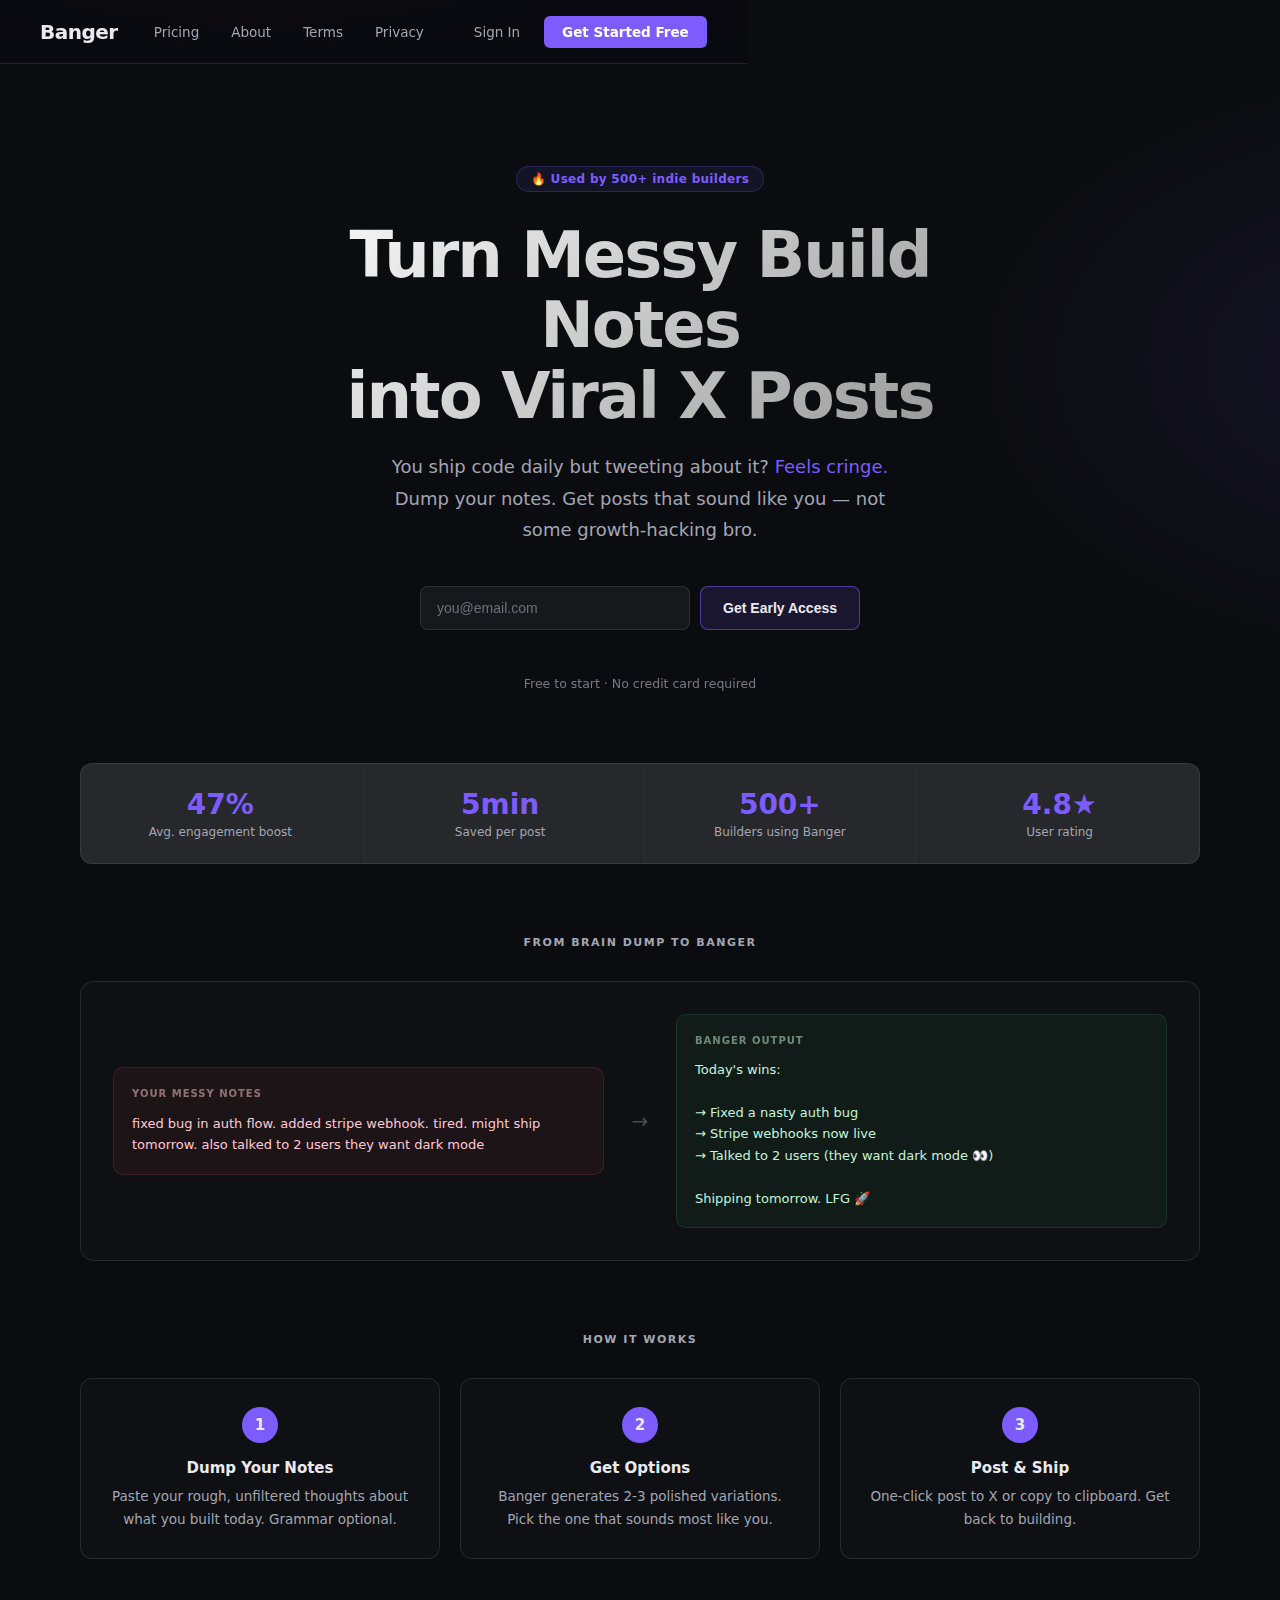
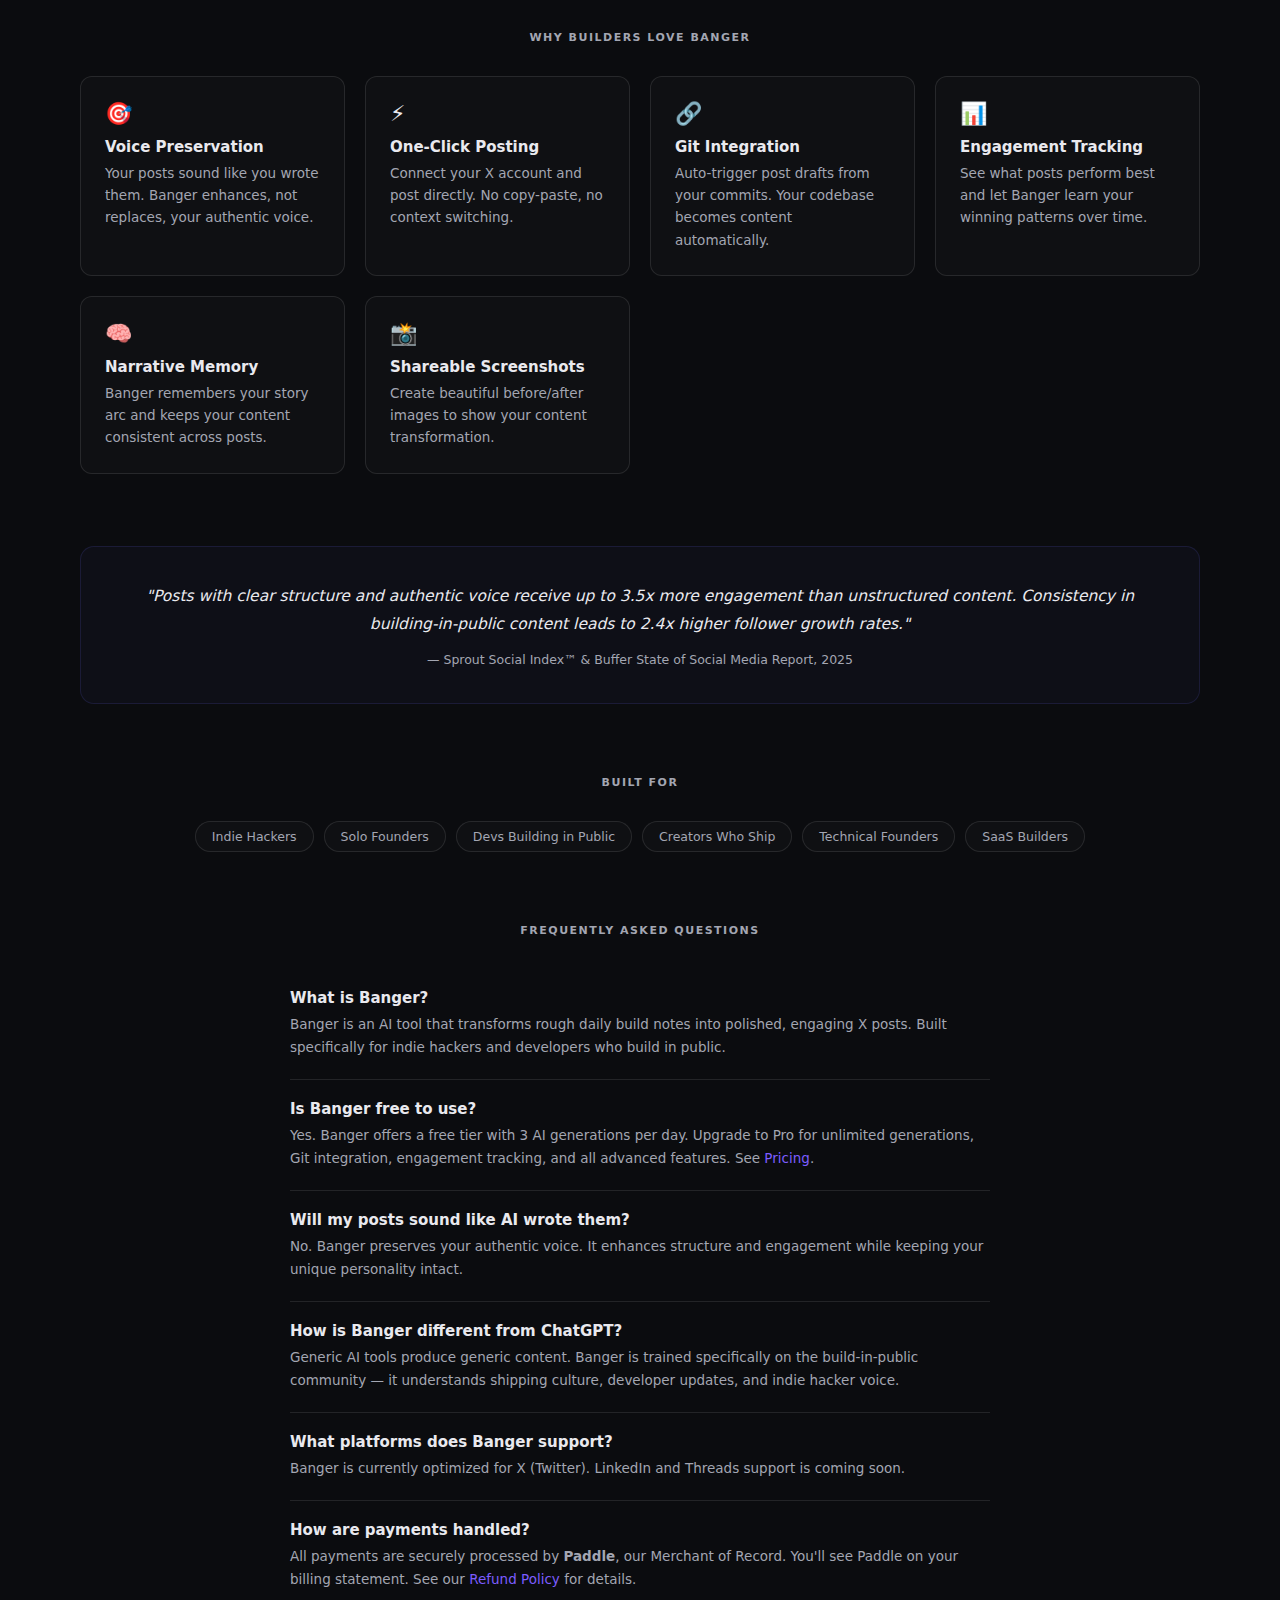
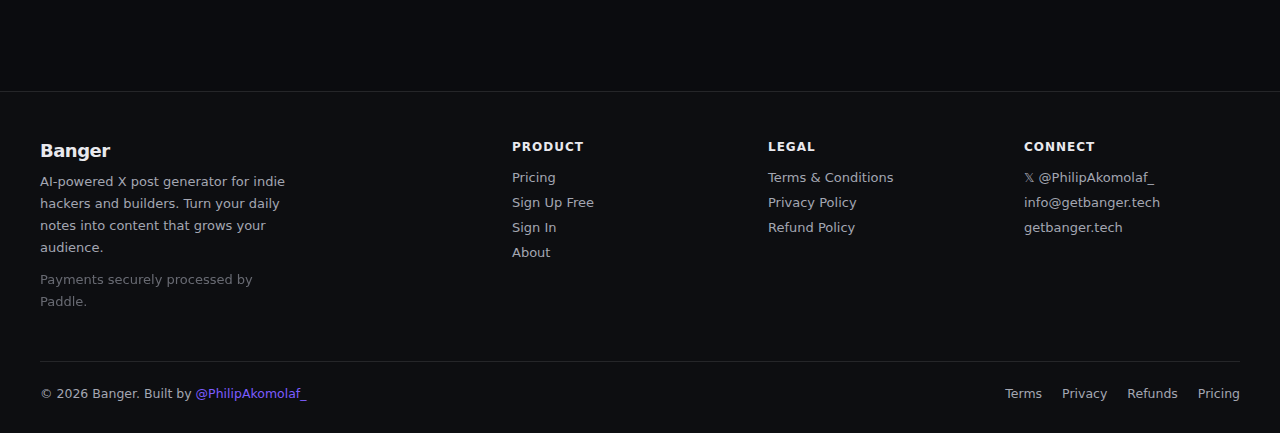
<file: web/landing.html>
<!doctype html>
<html lang="en">
<head>
  <meta charset="utf-8" />
  <title>Banger — Turn Messy Build Notes into Viral X Posts | AI Social Media Tool</title>
  <meta name="msvalidate.01" content="C60E8BBD43B1C44CEC2FFAEB04E79465" />
  <meta name="viewport" content="width=device-width, initial-scale=1" />
  <meta name="description" content="Banger is the AI-powered tool for indie hackers. Transform rough daily notes into polished X (Twitter) posts in seconds." />
  <meta name="keywords" content="build in public, indie hacker tools, twitter post generator, AI social media, X post writer, developer tools" />
  <meta name="author" content="Philip Akomolafe" />
  <meta name="robots" content="index, follow" />
  <link rel="canonical" href="https://getbanger.tech/" />

  <!-- Favicon -->
  <link rel="apple-touch-icon" sizes="180x180" href="/web/apple-touch-icon.png">
  <link rel="icon" type="image/png" sizes="32x32" href="/web/favicon-32x32.png">
  <link rel="icon" type="image/png" sizes="16x16" href="/web/favicon-16x16.png">
  <link rel="manifest" href="/web/site.webmanifest">
  <link rel="shortcut icon" href="/web/favicon.ico">

  <!-- Open Graph -->
  <meta property="og:title" content="Banger — Turn Messy Build Notes into Viral X Posts" />
  <meta property="og:description" content="The AI tool that helps indie hackers turn rough notes into engaging X posts." />
  <meta property="og:type" content="website" />
  <meta property="og:url" content="https://getbanger.tech/" />
  <meta property="og:site_name" content="Banger" />
  <meta property="og:image" content="https://getbanger.tech/web/apple-touch-icon.png" />

  <!-- Twitter Card -->
  <meta name="twitter:card" content="summary_large_image" />
  <meta name="twitter:site" content="@PhilipAkomolaf_" />
  <meta name="twitter:creator" content="@PhilipAkomolaf_" />
  <meta name="twitter:title" content="Banger — AI-Powered X Post Generator for Builders" />
  <meta name="twitter:description" content="Stop staring at a blank X post. Paste your build notes, get polished posts in seconds." />
  <meta name="twitter:image" content="https://getbanger.tech/web/apple-touch-icon.png" />

  <!-- Schema.org -->
  <script type="application/ld+json">
  {
    "@context": "https://schema.org",
    "@type": "SoftwareApplication",
    "name": "Banger",
    "applicationCategory": "Social Media Tool",
    "operatingSystem": "Web",
    "description": "AI-powered tool that transforms rough build notes into engaging X posts for indie hackers.",
    "url": "https://getbanger.tech",
    "author": { "@type": "Person", "name": "Philip Akomolafe", "url": "https://x.com/PhilipAkomolaf_" },
    "offers": { "@type": "Offer", "price": "0", "priceCurrency": "USD" }
  }
  </script>

  <link rel="stylesheet" href="/web/styles.css" />

  <style>
    *, *::before, *::after { box-sizing: border-box; margin: 0; padding: 0; }

    :root {
      --nav-h: 64px;
    }

    /* ── TOP NAV ── */
    .topnav {
      position: sticky;
      top: 0;
      z-index: 100;
      height: var(--nav-h);
      background: rgba(10,10,15,0.92);
      backdrop-filter: blur(12px);
      -webkit-backdrop-filter: blur(12px);
      border-bottom: 1px solid var(--border);
      display: flex;
      align-items: center;
      padding: 0 40px;
    }

    .topnav-inner {
      width: 100%;
      max-width: 1200px;
      margin: 0 auto;
      display: flex;
      align-items: center;
      justify-content: space-between;
      gap: 24px;
    }

    .nav-brand {
      font-weight: 800;
      font-size: 20px;
      color: var(--text);
      text-decoration: none;
      letter-spacing: -0.5px;
      flex-shrink: 0;
    }

    .nav-center {
      display: flex;
      gap: 8px;
      align-items: center;
    }

    .nav-center a {
      color: var(--muted);
      text-decoration: none;
      font-size: 13.5px;
      padding: 6px 12px;
      border-radius: 6px;
      transition: color 0.2s, background 0.2s;
      white-space: nowrap;
    }

    .nav-center a:hover {
      color: var(--text);
      background: rgba(255,255,255,0.06);
    }

    .nav-right {
      display: flex;
      align-items: center;
      gap: 10px;
      flex-shrink: 0;
    }

    .nav-right a.nav-signin {
      color: var(--muted);
      font-size: 13.5px;
      text-decoration: none;
      padding: 7px 14px;
      border-radius: 6px;
      transition: color 0.2s, background 0.2s;
    }

    .nav-right a.nav-signin:hover {
      color: var(--text);
      background: rgba(255,255,255,0.06);
    }

    .nav-right a.nav-cta {
      font-size: 13.5px;
      font-weight: 600;
      padding: 8px 18px;
      border-radius: 6px;
      background: var(--accent);
      color: #fff;
      text-decoration: none;
      transition: opacity 0.2s, transform 0.2s;
    }

    .nav-right a.nav-cta:hover {
      opacity: 0.9;
      transform: translateY(-1px);
    }

    /* hamburger */
    .nav-hamburger {
      display: none;
      flex-direction: column;
      gap: 5px;
      cursor: pointer;
      padding: 4px;
    }
    .nav-hamburger span {
      display: block;
      width: 22px;
      height: 2px;
      background: var(--muted);
      border-radius: 2px;
      transition: background 0.2s;
    }
    .nav-hamburger:hover span { background: var(--text); }

    @media (max-width: 720px) {
      .topnav { padding: 0 20px; }
      .nav-center { display: none; }
      .nav-right a.nav-signin { display: none; }
      .nav-hamburger { display: flex; }
    }

    /* ── PAGE BODY ── */
    .page {
      max-width: 1200px;
      margin: 0 auto;
      padding: 0 40px;
    }

    @media (max-width: 720px) {
      .page { padding: 0 20px; }
    }

    /* ── HERO ── */
    .hero {
      display: flex;
      flex-direction: column;
      align-items: center;
      text-align: center;
      padding: 88px 0 72px;
    }

    .hero-badge {
      display: inline-flex;
      align-items: center;
      gap: 6px;
      font-size: 12px;
      font-weight: 600;
      color: var(--accent);
      background: rgba(99,102,241,0.1);
      border: 1px solid rgba(99,102,241,0.25);
      padding: 5px 14px;
      border-radius: 20px;
      margin-bottom: 28px;
      letter-spacing: 0.3px;
    }

    .hero-title {
      font-size: clamp(36px, 6vw, 64px);
      font-weight: 800;
      letter-spacing: -2px;
      line-height: 1.1;
      background: linear-gradient(135deg, #fff 0%, #909090 100%);
      -webkit-background-clip: text;
      -webkit-text-fill-color: transparent;
      background-clip: text;
      margin-bottom: 20px;
      max-width: 780px;
    }

    .hero-sub {
      font-size: clamp(15px, 2vw, 18px);
      color: var(--muted);
      max-width: 520px;
      line-height: 1.75;
      margin-bottom: 40px;
    }

    .hero-sub .hl { color: var(--accent); font-weight: 500; }

    .hero-form {
      display: flex;
      gap: 10px;
      flex-wrap: wrap;
      justify-content: center;
      width: 100%;
      max-width: 440px;
      margin-bottom: 14px;
    }

    .hero-form input {
      flex: 1;
      min-width: 180px;
      padding: 13px 16px;
      border-radius: 8px;
      border: 1px solid var(--border);
      background: rgba(255,255,255,0.05);
      color: #fff;
      font-size: 14px;
    }

    .hero-form input:focus {
      outline: none;
      border-color: var(--accent);
      box-shadow: 0 0 0 3px rgba(99,102,241,0.15);
    }

    .hero-form input::placeholder { color: var(--muted); opacity: 0.6; }

    .hero-form .btn {
      padding: 13px 22px;
      font-size: 14px;
      font-weight: 600;
      border-radius: 8px;
      white-space: nowrap;
    }

    .waitlist-status {
      font-size: 13px;
      min-height: 20px;
      margin-bottom: 12px;
    }
    .waitlist-status.ok { color: var(--ok); }
    .waitlist-status.err { color: var(--danger); }

    .hero-proof {
      font-size: 12.5px;
      color: var(--muted);
      opacity: 0.7;
    }

    /* ── STATS STRIP ── */
    .stats-strip {
      display: grid;
      grid-template-columns: repeat(4, 1fr);
      gap: 1px;
      background: var(--border);
      border: 1px solid var(--border);
      border-radius: 12px;
      overflow: hidden;
      margin: 0 0 72px;
    }

    @media (max-width: 600px) {
      .stats-strip { grid-template-columns: repeat(2, 1fr); }
    }

    .stat-cell {
      background: rgba(255,255,255,0.02);
      padding: 24px 20px;
      text-align: center;
    }

    .stat-num {
      font-size: 28px;
      font-weight: 800;
      color: var(--accent);
      margin-bottom: 4px;
    }

    .stat-lbl {
      font-size: 12px;
      color: var(--muted);
    }

    /* ── SECTION LABEL ── */
    .sec-label {
      font-size: 11px;
      text-transform: uppercase;
      letter-spacing: 1.5px;
      color: var(--muted);
      font-weight: 600;
      text-align: center;
      margin-bottom: 32px;
    }

    /* ── PROOF ── */
    .proof-wrap {
      margin-bottom: 72px;
    }

    .proof-box {
      border: 1px solid var(--border);
      border-radius: 14px;
      background: rgba(255,255,255,0.02);
      padding: 32px;
    }

    .proof-grid {
      display: grid;
      grid-template-columns: 1fr 40px 1fr;
      align-items: center;
      gap: 16px;
    }

    @media (max-width: 560px) {
      .proof-grid { grid-template-columns: 1fr; }
      .proof-arrow { transform: rotate(90deg); text-align: center; }
    }

    .proof-side {
      padding: 18px;
      border-radius: 10px;
      font-size: 13px;
      line-height: 1.65;
    }

    .proof-side-lbl {
      font-size: 10px;
      text-transform: uppercase;
      letter-spacing: 1px;
      opacity: 0.5;
      margin-bottom: 10px;
      font-weight: 600;
    }

    .proof-side.before {
      background: rgba(255,92,122,0.06);
      border: 1px solid rgba(255,92,122,0.15);
      color: #ffc9d3;
    }

    .proof-side.after {
      background: rgba(53,208,127,0.06);
      border: 1px solid rgba(53,208,127,0.15);
      color: #c4f5d9;
    }

    .proof-arrow {
      font-size: 20px;
      color: var(--muted);
      opacity: 0.4;
      text-align: center;
    }

    /* ── HOW IT WORKS ── */
    .how-wrap {
      margin-bottom: 72px;
    }

    .steps-row {
      display: grid;
      grid-template-columns: repeat(3, 1fr);
      gap: 20px;
    }

    @media (max-width: 640px) {
      .steps-row { grid-template-columns: 1fr; }
    }

    .step-card {
      padding: 28px 24px;
      background: rgba(255,255,255,0.02);
      border: 1px solid var(--border);
      border-radius: 12px;
      text-align: center;
    }

    .step-num {
      width: 36px;
      height: 36px;
      background: var(--accent);
      border-radius: 50%;
      display: flex;
      align-items: center;
      justify-content: center;
      font-weight: 700;
      font-size: 15px;
      margin: 0 auto 16px;
    }

    .step-card h3 {
      font-size: 15px;
      font-weight: 600;
      margin-bottom: 8px;
    }

    .step-card p {
      font-size: 13.5px;
      color: var(--muted);
      line-height: 1.65;
    }

    /* ── FEATURES ── */
    .features-wrap {
      margin-bottom: 72px;
    }

    .features-grid {
      display: grid;
      grid-template-columns: repeat(auto-fit, minmax(240px, 1fr));
      gap: 20px;
    }

    .feat-card {
      padding: 24px;
      background: rgba(255,255,255,0.02);
      border: 1px solid var(--border);
      border-radius: 12px;
    }

    .feat-icon { font-size: 22px; margin-bottom: 12px; }

    .feat-card h3 {
      font-size: 15px;
      font-weight: 600;
      margin-bottom: 6px;
    }

    .feat-card p {
      font-size: 13.5px;
      color: var(--muted);
      line-height: 1.65;
    }

    /* ── QUOTE ── */
    .quote-wrap {
      margin-bottom: 72px;
    }

    .quote-box {
      padding: 36px 40px;
      background: rgba(99,102,241,0.04);
      border: 1px solid rgba(99,102,241,0.15);
      border-radius: 14px;
      text-align: center;
    }

    .quote-text {
      font-size: 15.5px;
      line-height: 1.8;
      font-style: italic;
      margin-bottom: 14px;
    }

    .quote-src { font-size: 12.5px; color: var(--muted); }

    /* ── AUDIENCE ── */
    .audience-wrap {
      margin-bottom: 72px;
      text-align: center;
    }

    .audience-tags {
      display: flex;
      flex-wrap: wrap;
      gap: 10px;
      justify-content: center;
    }

    .audience-tag {
      padding: 7px 16px;
      font-size: 12.5px;
      color: var(--muted);
      border: 1px solid var(--border);
      border-radius: 20px;
      background: rgba(255,255,255,0.02);
    }

    /* ── FAQ ── */
    .faq-wrap {
      margin-bottom: 80px;
      max-width: 700px;
      margin-left: auto;
      margin-right: auto;
    }

    .faq-item {
      padding: 20px 0;
      border-bottom: 1px solid var(--border);
    }

    .faq-item:last-child { border-bottom: none; }

    .faq-q {
      font-size: 15px;
      font-weight: 600;
      margin-bottom: 6px;
    }

    .faq-a {
      font-size: 13.5px;
      color: var(--muted);
      line-height: 1.7;
    }

    /* ── FOOTER ── */
    .site-footer {
      border-top: 1px solid var(--border);
      padding: 48px 40px 32px;
      background: rgba(255,255,255,0.01);
    }

    .footer-inner {
      max-width: 1200px;
      margin: 0 auto;
    }

    .footer-top {
      display: grid;
      grid-template-columns: 2fr 1fr 1fr 1fr;
      gap: 40px;
      margin-bottom: 48px;
    }

    @media (max-width: 760px) {
      .footer-top {
        grid-template-columns: 1fr 1fr;
        gap: 32px;
      }
    }

    @media (max-width: 460px) {
      .footer-top { grid-template-columns: 1fr; }
    }

    .footer-brand p {
      font-size: 13px;
      color: var(--muted);
      line-height: 1.7;
      margin-top: 10px;
      max-width: 260px;
    }

    .footer-brand .brand-name {
      font-size: 18px;
      font-weight: 800;
      color: var(--text);
      letter-spacing: -0.5px;
    }

    .footer-col h4 {
      font-size: 12px;
      font-weight: 700;
      text-transform: uppercase;
      letter-spacing: 1px;
      color: var(--text);
      margin-bottom: 16px;
    }

    .footer-col a {
      display: block;
      font-size: 13px;
      color: var(--muted);
      text-decoration: none;
      margin-bottom: 10px;
      transition: color 0.2s;
    }

    .footer-col a:hover { color: var(--text); }

    .footer-bottom {
      display: flex;
      align-items: center;
      justify-content: space-between;
      flex-wrap: wrap;
      gap: 12px;
      padding-top: 24px;
      border-top: 1px solid var(--border);
    }

    .footer-bottom p {
      font-size: 12.5px;
      color: var(--muted);
    }

    .footer-bottom a {
      color: var(--accent);
      text-decoration: none;
    }

    .footer-bottom a:hover { text-decoration: underline; }

    .footer-legal {
      display: flex;
      gap: 20px;
      flex-wrap: wrap;
    }

    .footer-legal a {
      font-size: 12.5px;
      color: var(--muted);
      text-decoration: none;
      transition: color 0.2s;
    }

    .footer-legal a:hover { color: var(--text); }

    .paddle-note {
      font-size: 11.5px;
      color: var(--muted);
      opacity: 0.6;
      margin-top: 8px;
    }

    @media (max-width: 720px) {
      .site-footer { padding: 40px 20px 24px; }
      .footer-bottom { flex-direction: column; align-items: flex-start; }
    }
  </style>
</head>
<body>

  <!-- ═══════════════════════ TOP NAV ═══════════════════════ -->
  <header>
    <nav class="topnav" role="navigation" aria-label="Main navigation">
      <div class="topnav-inner">

        <a href="/" class="nav-brand">Banger</a>

        <div class="nav-center">
          <a href="/web/pricing.html">Pricing</a>
          <a href="/about">About</a>
          <a href="/web/terms.html">Terms</a>
          <a href="/web/privacy.html">Privacy</a>
        </div>

        <div class="nav-right">
          <a href="/auth" class="nav-signin">Sign In</a>
          <a href="/auth" class="nav-cta">Get Started Free</a>
        </div>

        <div class="nav-hamburger" id="hamburger" aria-label="Open menu">
          <span></span><span></span><span></span>
        </div>

      </div>
    </nav>
  </header>

  <!-- ═══════════════════════ MAIN ═══════════════════════ -->
  <main>
    <div class="page">

      <!-- HERO -->
      <section class="hero">
        <div class="hero-badge">🔥 Used by 500+ indie builders</div>

        <h1 class="hero-title">
          Turn Messy Build Notes<br>into Viral X Posts
        </h1>

        <p class="hero-sub">
          You ship code daily but tweeting about it?
          <span class="hl">Feels cringe.</span><br>
          Dump your notes. Get posts that sound like you — not some growth-hacking bro.
        </p>

        <form class="hero-form" id="waitlistForm">
          <input type="email" id="waitlistEmail" placeholder="you@email.com" required aria-label="Email address" />
          <button type="submit" class="btn primary">Get Early Access</button>
        </form>
        <div class="waitlist-status" id="waitlistStatus" aria-live="polite"></div>
        <p class="hero-proof">Free to start · No credit card required</p>
      </section>

      <!-- STATS -->
      <div class="stats-strip">
        <div class="stat-cell">
          <div class="stat-num">47%</div>
          <div class="stat-lbl">Avg. engagement boost</div>
        </div>
        <div class="stat-cell">
          <div class="stat-num">5min</div>
          <div class="stat-lbl">Saved per post</div>
        </div>
        <div class="stat-cell">
          <div class="stat-num">500+</div>
          <div class="stat-lbl">Builders using Banger</div>
        </div>
        <div class="stat-cell">
          <div class="stat-num">4.8★</div>
          <div class="stat-lbl">User rating</div>
        </div>
      </div>

      <!-- PROOF -->
      <section class="proof-wrap">
        <div class="sec-label">From brain dump to banger</div>
        <div class="proof-box">
          <div class="proof-grid">
            <div class="proof-side before">
              <div class="proof-side-lbl">Your messy notes</div>
              fixed bug in auth flow. added stripe webhook. tired. might ship tomorrow. also talked to 2 users they want dark mode
            </div>
            <div class="proof-arrow">→</div>
            <div class="proof-side after">
              <div class="proof-side-lbl">Banger output</div>
              Today's wins:<br><br>
              → Fixed a nasty auth bug<br>
              → Stripe webhooks now live<br>
              → Talked to 2 users (they want dark mode 👀)<br><br>
              Shipping tomorrow. LFG 🚀
            </div>
          </div>
        </div>
      </section>

      <!-- HOW IT WORKS -->
      <section class="how-wrap">
        <div class="sec-label">How It Works</div>
        <div class="steps-row">
          <div class="step-card">
            <div class="step-num">1</div>
            <h3>Dump Your Notes</h3>
            <p>Paste your rough, unfiltered thoughts about what you built today. Grammar optional.</p>
          </div>
          <div class="step-card">
            <div class="step-num">2</div>
            <h3>Get Options</h3>
            <p>Banger generates 2-3 polished variations. Pick the one that sounds most like you.</p>
          </div>
          <div class="step-card">
            <div class="step-num">3</div>
            <h3>Post & Ship</h3>
            <p>One-click post to X or copy to clipboard. Get back to building.</p>
          </div>
        </div>
      </section>

      <!-- FEATURES -->
      <section class="features-wrap">
        <div class="sec-label">Why Builders Love Banger</div>
        <div class="features-grid">
          <div class="feat-card">
            <div class="feat-icon">🎯</div>
            <h3>Voice Preservation</h3>
            <p>Your posts sound like you wrote them. Banger enhances, not replaces, your authentic voice.</p>
          </div>
          <div class="feat-card">
            <div class="feat-icon">⚡</div>
            <h3>One-Click Posting</h3>
            <p>Connect your X account and post directly. No copy-paste, no context switching.</p>
          </div>
          <div class="feat-card">
            <div class="feat-icon">🔗</div>
            <h3>Git Integration</h3>
            <p>Auto-trigger post drafts from your commits. Your codebase becomes content automatically.</p>
          </div>
          <div class="feat-card">
            <div class="feat-icon">📊</div>
            <h3>Engagement Tracking</h3>
            <p>See what posts perform best and let Banger learn your winning patterns over time.</p>
          </div>
          <div class="feat-card">
            <div class="feat-icon">🧠</div>
            <h3>Narrative Memory</h3>
            <p>Banger remembers your story arc and keeps your content consistent across posts.</p>
          </div>
          <div class="feat-card">
            <div class="feat-icon">📸</div>
            <h3>Shareable Screenshots</h3>
            <p>Create beautiful before/after images to show your content transformation.</p>
          </div>
        </div>
      </section>

      <!-- QUOTE -->
      <section class="quote-wrap">
        <div class="quote-box">
          <p class="quote-text">
            "Posts with clear structure and authentic voice receive up to 3.5x more engagement
            than unstructured content. Consistency in building-in-public content leads to 2.4x
            higher follower growth rates."
          </p>
          <p class="quote-src">— Sprout Social Index™ & Buffer State of Social Media Report, 2025</p>
        </div>
      </section>

      <!-- AUDIENCE -->
      <section class="audience-wrap">
        <div class="sec-label">Built For</div>
        <div class="audience-tags">
          <span class="audience-tag">Indie Hackers</span>
          <span class="audience-tag">Solo Founders</span>
          <span class="audience-tag">Devs Building in Public</span>
          <span class="audience-tag">Creators Who Ship</span>
          <span class="audience-tag">Technical Founders</span>
          <span class="audience-tag">SaaS Builders</span>
        </div>
      </section>

      <!-- FAQ -->
      <section class="faq-wrap">
        <div class="sec-label">Frequently Asked Questions</div>

        <article class="faq-item">
          <h3 class="faq-q">What is Banger?</h3>
          <p class="faq-a">Banger is an AI tool that transforms rough daily build notes into polished, engaging X posts. Built specifically for indie hackers and developers who build in public.</p>
        </article>

        <article class="faq-item">
          <h3 class="faq-q">Is Banger free to use?</h3>
          <p class="faq-a">Yes. Banger offers a free tier with 3 AI generations per day. Upgrade to Pro for unlimited generations, Git integration, engagement tracking, and all advanced features. See <a href="/web/pricing.html" style="color:var(--accent)">Pricing</a>.</p>
        </article>

        <article class="faq-item">
          <h3 class="faq-q">Will my posts sound like AI wrote them?</h3>
          <p class="faq-a">No. Banger preserves your authentic voice. It enhances structure and engagement while keeping your unique personality intact.</p>
        </article>

        <article class="faq-item">
          <h3 class="faq-q">How is Banger different from ChatGPT?</h3>
          <p class="faq-a">Generic AI tools produce generic content. Banger is trained specifically on the build-in-public community — it understands shipping culture, developer updates, and indie hacker voice.</p>
        </article>

        <article class="faq-item">
          <h3 class="faq-q">What platforms does Banger support?</h3>
          <p class="faq-a">Banger is currently optimized for X (Twitter). LinkedIn and Threads support is coming soon.</p>
        </article>

        <article class="faq-item">
          <h3 class="faq-q">How are payments handled?</h3>
          <p class="faq-a">All payments are securely processed by <strong>Paddle</strong>, our Merchant of Record. You'll see Paddle on your billing statement. See our <a href="/web/refund.html" style="color:var(--accent)">Refund Policy</a> for details.</p>
        </article>
      </section>

    </div><!-- /page -->
  </main>

  <!-- ═══════════════════════ FOOTER ═══════════════════════ -->
  <footer class="site-footer">
    <div class="footer-inner">

      <div class="footer-top">

        <!-- Brand col -->
        <div class="footer-brand">
          <div class="brand-name">Banger</div>
          <p>AI-powered X post generator for indie hackers and builders. Turn your daily notes into content that grows your audience.</p>
          <p class="paddle-note">Payments securely processed by Paddle.</p>
        </div>

        <!-- Product col -->
        <div class="footer-col">
          <h4>Product</h4>
          <a href="/web/pricing.html">Pricing</a>
          <a href="/auth">Sign Up Free</a>
          <a href="/auth">Sign In</a>
          <a href="/about">About</a>
        </div>

        <!-- Legal col -->
        <div class="footer-col">
          <h4>Legal</h4>
          <a href="/web/terms.html">Terms & Conditions</a>
          <a href="/web/privacy.html">Privacy Policy</a>
          <a href="/web/refund.html">Refund Policy</a>
        </div>

        <!-- Connect col -->
        <div class="footer-col">
          <h4>Connect</h4>
          <a href="https://x.com/PhilipAkomolaf_" target="_blank" rel="noopener">𝕏 @PhilipAkomolaf_</a>
          <a href="mailto:info@getbanger.tech">info@getbanger.tech</a>
          <a href="https://getbanger.tech">getbanger.tech</a>
        </div>

      </div>

      <!-- Bottom bar -->
      <div class="footer-bottom">
        <p>© 2026 Banger. Built by <a href="https://x.com/PhilipAkomolaf_" target="_blank" rel="noopener">@PhilipAkomolaf_</a></p>
        <div class="footer-legal">
          <a href="/web/terms.html">Terms</a>
          <a href="/web/privacy.html">Privacy</a>
          <a href="/web/refund.html">Refunds</a>
          <a href="/web/pricing.html">Pricing</a>
        </div>
      </div>

    </div>
  </footer>

  <script>
    // Waitlist form
    document.getElementById('waitlistForm').addEventListener('submit', async (e) => {
      e.preventDefault();
      const status = document.getElementById('waitlistStatus');
      const email = document.getElementById('waitlistEmail').value.trim();
      if (!email) return;

      status.textContent = 'Joining...';
      status.className = 'waitlist-status';

      try {
        const res = await fetch('/api/waitlist', {
          method: 'POST',
          headers: { 'Content-Type': 'application/json' },
          body: JSON.stringify({ email }),
        });

        if (res.ok) {
          status.textContent = "You're in! We'll reach out soon.";
          status.className = 'waitlist-status ok';
          document.getElementById('waitlistEmail').value = '';
        } else {
          const data = await res.json();
          status.textContent = data.detail || 'Something went wrong.';
          status.className = 'waitlist-status err';
        }
      } catch {
        status.textContent = 'Network error. Try again.';
        status.className = 'waitlist-status err';
      }
    });
  </script>

</body>
</html>
</file>
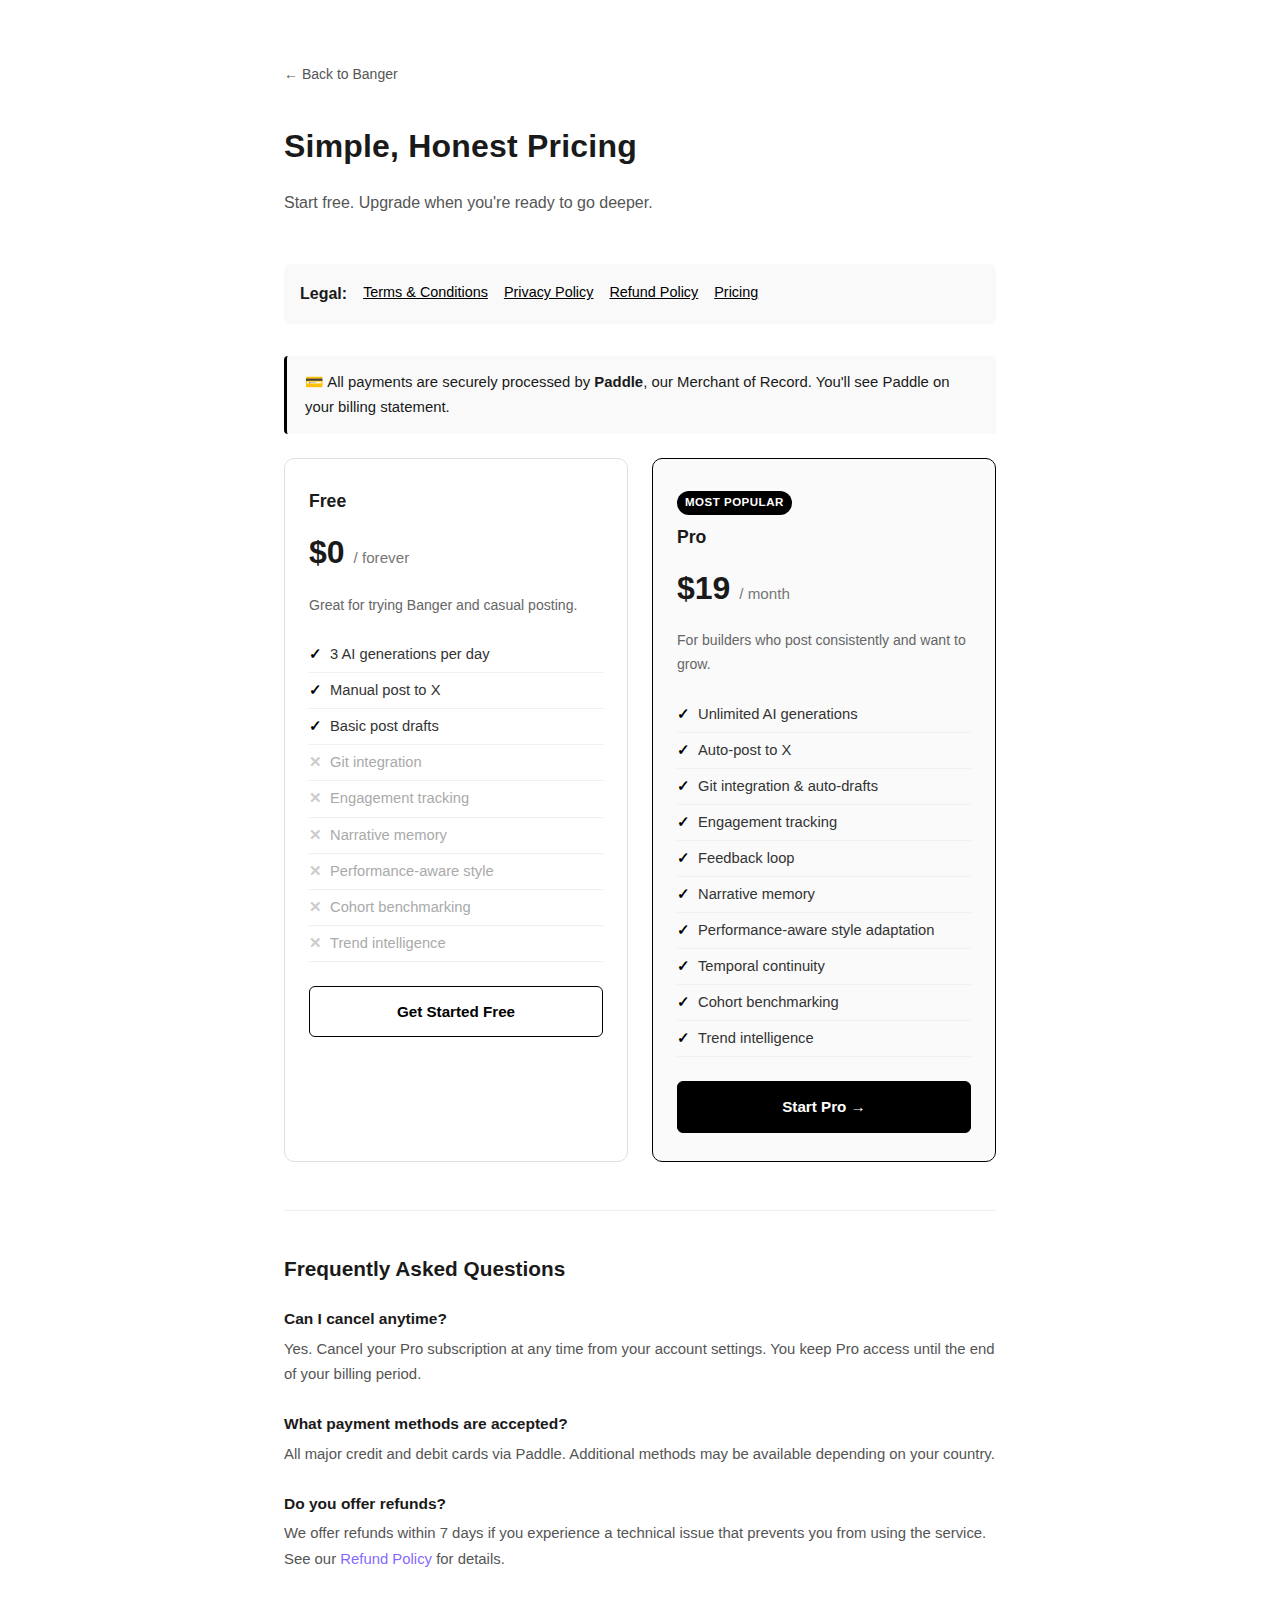
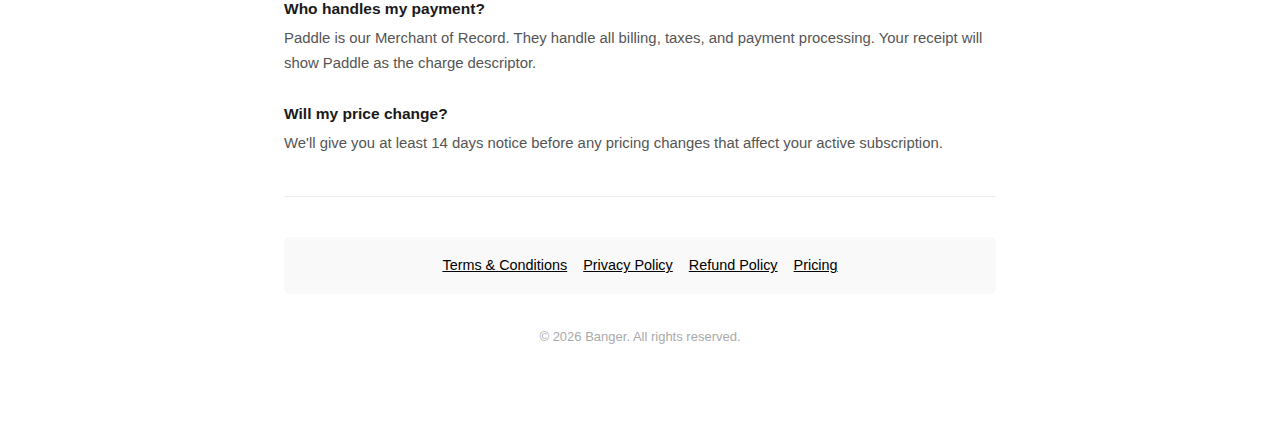
<file: web/pricing.html>
<!doctype html>
<html lang="en">
<head>
    <meta charset="utf-8" />
    <title>Pricing - Banger</title>
    <meta name="viewport" content="width=device-width, initial-scale=1" />
    <meta name="description" content="Banger pricing plans - Free and Pro. AI-powered X post generator.">
    <meta name="robots" content="index, follow">

    <link rel="icon" type="image/x-icon" href="/web/favicon.ico">
    <link rel="manifest" href="/web/site.webmanifest">
    <link rel="stylesheet" href="/web/styles.css" />

    <style>
        body {
            font-family: -apple-system, BlinkMacSystemFont, 'Segoe UI', Roboto, sans-serif;
            line-height: 1.7;
            color: #1a1a1a;
            background: #fff;
            margin: 0;
            padding: 0;
        }
        .container {
            max-width: 760px;
            margin: 0 auto;
            padding: 60px 24px 80px;
        }
        .back-link {
            display: inline-block;
            margin-bottom: 32px;
            color: #555;
            text-decoration: none;
            font-size: 14px;
        }
        .back-link:hover { color: #000; }
        h1 {
            font-size: 2rem;
            font-weight: 700;
            margin-bottom: 8px;
        }
        .subtitle {
            font-size: 1rem;
            color: #555;
            margin-bottom: 48px;
        }
        .plans {
            display: grid;
            grid-template-columns: 1fr 1fr;
            gap: 24px;
            margin-bottom: 48px;
        }
        @media (max-width: 580px) {
            .plans { grid-template-columns: 1fr; }
        }
        .plan-card {
            border: 1.5px solid #e0e0e0;
            border-radius: 10px;
            padding: 28px 24px;
        }
        .plan-card.pro {
            border-color: #000;
            background: #fafafa;
        }
        .plan-name {
            font-size: 1.1rem;
            font-weight: 700;
            margin-bottom: 4px;
        }
        .plan-price {
            font-size: 2rem;
            font-weight: 800;
            margin: 8px 0 4px;
        }
        .plan-price span {
            font-size: 0.95rem;
            font-weight: 400;
            color: #777;
        }
        .plan-desc {
            font-size: 0.88rem;
            color: #666;
            margin-bottom: 20px;
        }
        .plan-features {
            list-style: none;
            padding: 0;
            margin: 0 0 24px;
        }
        .plan-features li {
            font-size: 0.92rem;
            color: #333;
            padding: 5px 0;
            border-bottom: 1px solid #f0f0f0;
            display: flex;
            align-items: center;
            gap: 8px;
        }
        .plan-features li::before {
            content: "✓";
            font-weight: 700;
            color: #000;
        }
        .plan-features li.no::before {
            content: "✕";
            color: #ccc;
        }
        .plan-features li.no {
            color: #aaa;
        }
        .plan-badge {
            display: inline-block;
            background: #000;
            color: #fff;
            font-size: 0.72rem;
            font-weight: 600;
            padding: 2px 8px;
            border-radius: 20px;
            margin-bottom: 8px;
            letter-spacing: 0.5px;
        }
        .cta-btn {
            display: block;
            width: 100%;
            padding: 12px;
            border-radius: 6px;
            font-size: 0.95rem;
            font-weight: 600;
            text-align: center;
            cursor: pointer;
            border: 1.5px solid #000;
            text-decoration: none;
            box-sizing: border-box;
        }
        .cta-btn.primary {
            background: #000;
            color: #fff;
        }
        .cta-btn.secondary {
            background: #fff;
            color: #000;
        }
        .policy-nav {
            display: flex;
            gap: 16px;
            flex-wrap: wrap;
            padding: 16px;
            background: #f9f9f9;
            border-radius: 6px;
            margin-bottom: 32px;
        }
        .policy-nav a {
            font-size: 0.9rem;
            font-weight: 500;
            color: #000;
            text-decoration: underline;
        }
        .highlight-box {
            background: #f9f9f9;
            border-left: 3px solid #000;
            padding: 14px 18px;
            border-radius: 4px;
            margin: 24px 0;
            font-size: 0.93rem;
        }
        hr {
            border: none;
            border-top: 1px solid #eee;
            margin: 40px 0;
        }
        .faq h2 {
            font-size: 1.3rem;
            font-weight: 700;
            margin-bottom: 20px;
        }
        .faq-item {
            margin-bottom: 24px;
        }
        .faq-item strong {
            display: block;
            margin-bottom: 4px;
            font-size: 0.97rem;
        }
        .faq-item p {
            font-size: 0.93rem;
            color: #555;
            margin: 0;
        }
    </style>
</head>
<body>
    <div class="container">
        <a class="back-link" href="/landing">← Back to Banger</a>

        <h1>Simple, Honest Pricing</h1>
        <p class="subtitle">Start free. Upgrade when you're ready to go deeper.</p>

        <!-- Policy nav - Paddle requirement -->
        <div class="policy-nav">
            <strong>Legal:</strong>
            <a href="/web/terms.html">Terms & Conditions</a>
            <a href="/web/privacy.html">Privacy Policy</a>
            <a href="/web/refund.html">Refund Policy</a>
            <a href="/web/pricing.html">Pricing</a>
        </div>

        <div class="highlight-box">
            💳 All payments are securely processed by <strong>Paddle</strong>, our Merchant of Record.
            You'll see Paddle on your billing statement.
        </div>

        <!-- Plans -->
        <div class="plans">
            <!-- Free -->
            <div class="plan-card">
                <div class="plan-name">Free</div>
                <div class="plan-price">$0 <span>/ forever</span></div>
                <p class="plan-desc">Great for trying Banger and casual posting.</p>
                <ul class="plan-features">
                    <li>3 AI generations per day</li>
                    <li>Manual post to X</li>
                    <li>Basic post drafts</li>
                    <li class="no">Git integration</li>
                    <li class="no">Engagement tracking</li>
                    <li class="no">Narrative memory</li>
                    <li class="no">Performance-aware style</li>
                    <li class="no">Cohort benchmarking</li>
                    <li class="no">Trend intelligence</li>
                </ul>
                <a href="/web/auth.html" class="cta-btn secondary">Get Started Free</a>
            </div>

            <!-- Pro -->
            <div class="plan-card pro">
                <div class="plan-badge">MOST POPULAR</div>
                <div class="plan-name">Pro</div>
                <div class="plan-price">$19 <span>/ month</span></div>
                <p class="plan-desc">For builders who post consistently and want to grow.</p>
                <ul class="plan-features">
                    <li>Unlimited AI generations</li>
                    <li>Auto-post to X</li>
                    <li>Git integration & auto-drafts</li>
                    <li>Engagement tracking</li>
                    <li>Feedback loop</li>
                    <li>Narrative memory</li>
                    <li>Performance-aware style adaptation</li>
                    <li>Temporal continuity</li>
                    <li>Cohort benchmarking</li>
                    <li>Trend intelligence</li>
                </ul>
                <a href="/web/auth.html" class="cta-btn primary">Start Pro →</a>
            </div>
        </div>

        <hr />

        <!-- FAQ -->
        <div class="faq">
            <h2>Frequently Asked Questions</h2>

            <div class="faq-item">
                <strong>Can I cancel anytime?</strong>
                <p>Yes. Cancel your Pro subscription at any time from your account settings.
                You keep Pro access until the end of your billing period.</p>
            </div>

            <div class="faq-item">
                <strong>What payment methods are accepted?</strong>
                <p>All major credit and debit cards via Paddle. Additional methods may be
                available depending on your country.</p>
            </div>

            <div class="faq-item">
                <strong>Do you offer refunds?</strong>
                <p>We offer refunds within 7 days if you experience a technical issue that
                prevents you from using the service. See our
                <a href="/web/refund.html">Refund Policy</a> for details.</p>
            </div>

            <div class="faq-item">
                <strong>Who handles my payment?</strong>
                <p>Paddle is our Merchant of Record. They handle all billing, taxes, and
                payment processing. Your receipt will show Paddle as the charge descriptor.</p>
            </div>

            <div class="faq-item">
                <strong>Will my price change?</strong>
                <p>We'll give you at least 14 days notice before any pricing changes that
                affect your active subscription.</p>
            </div>
        </div>

        <hr />

        <!-- Footer policy nav -->
        <div class="policy-nav" style="justify-content: center;">
            <a href="/web/terms.html">Terms & Conditions</a>
            <a href="/web/privacy.html">Privacy Policy</a>
            <a href="/web/refund.html">Refund Policy</a>
            <a href="/web/pricing.html">Pricing</a>
        </div>

        <p style="font-size: 13px; color: #aaa; text-align: center;">
            © 2026 Banger. All rights reserved.
        </p>
    </div>
</body>
</html>
</file>
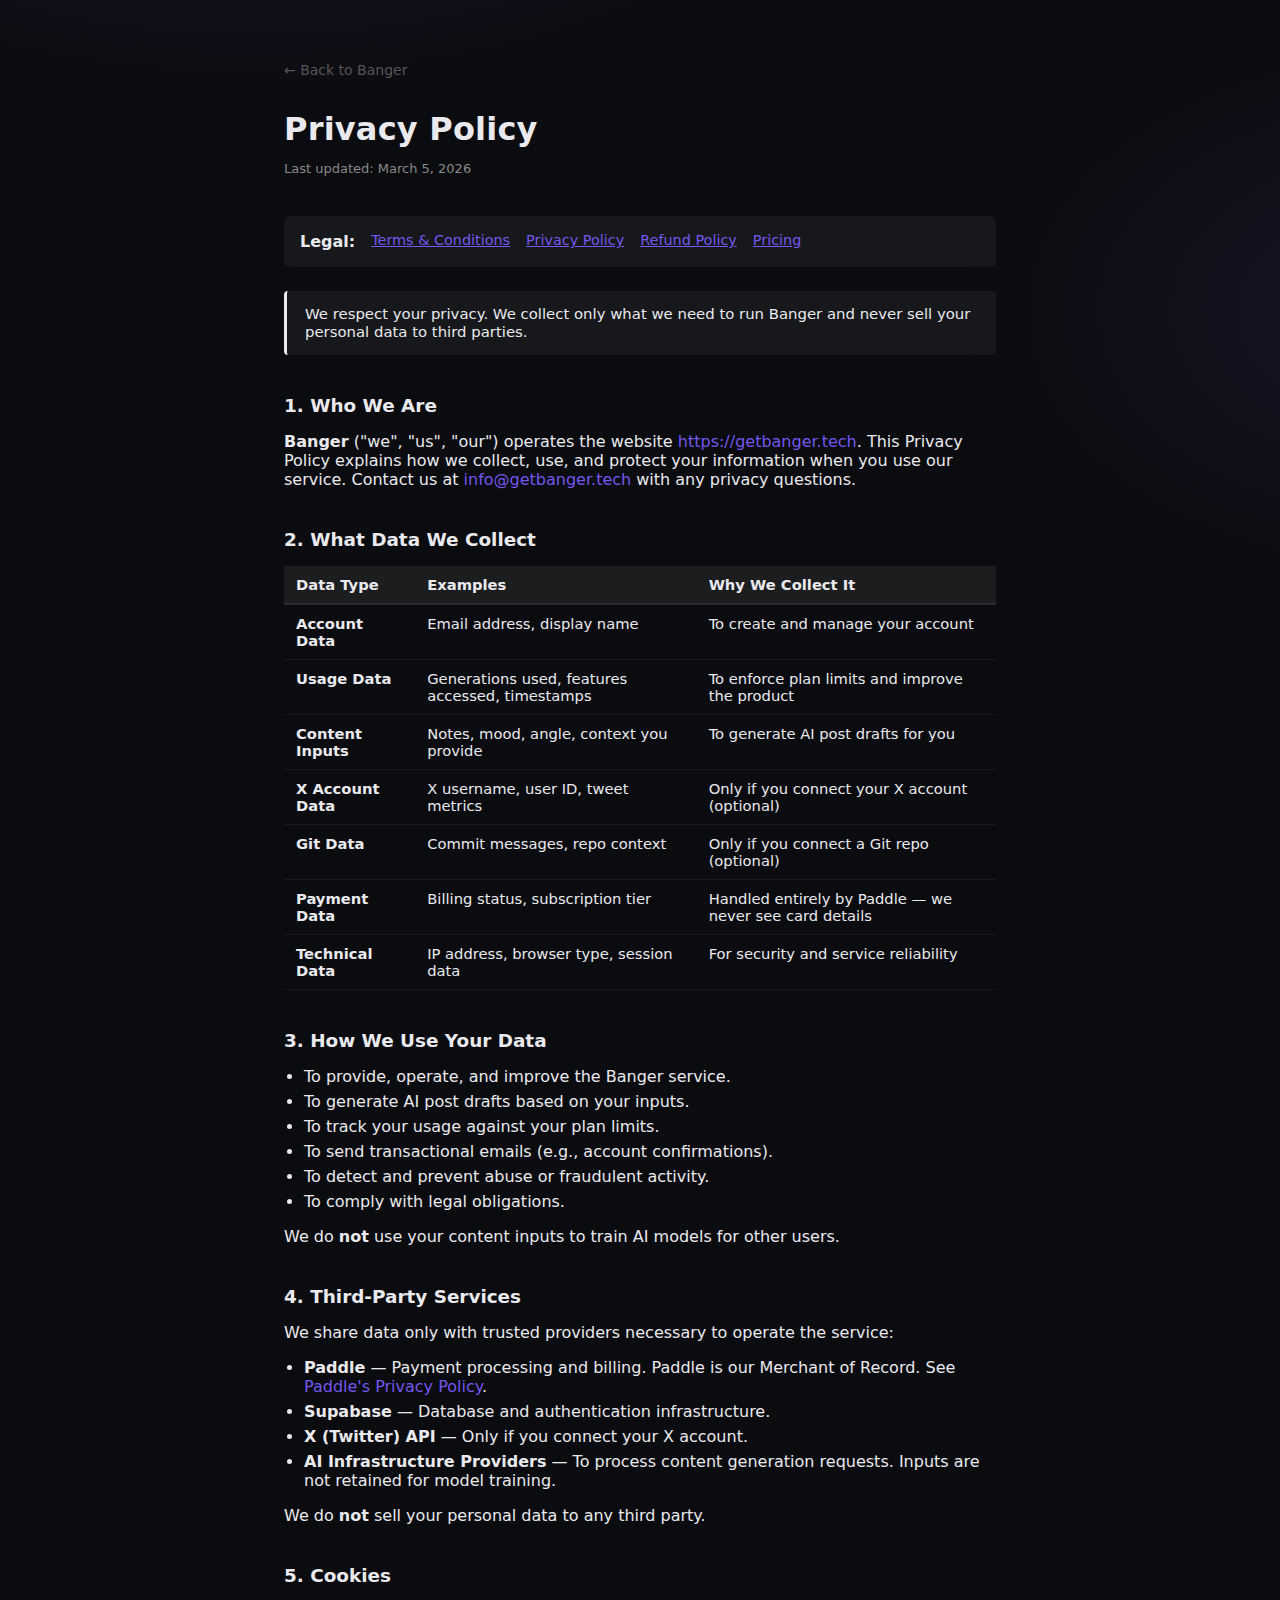
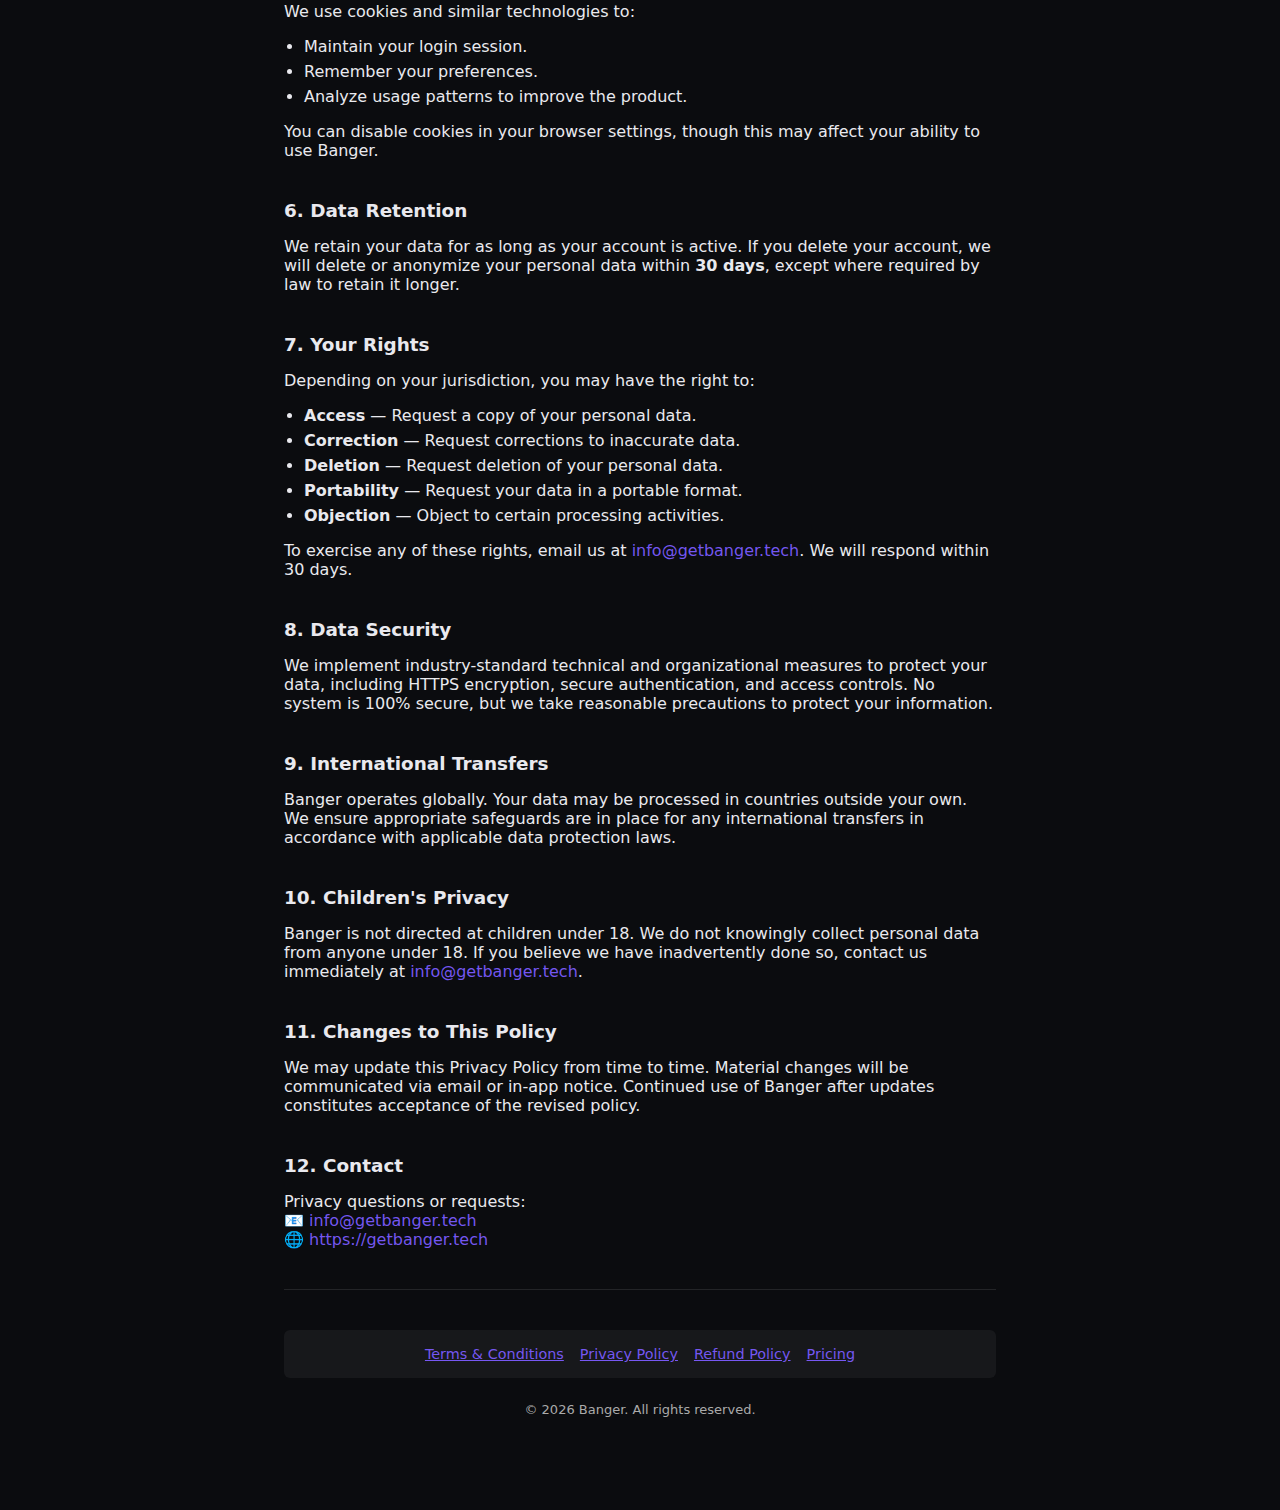
<file: web/privacy.html>
<!doctype html>
<html lang="en">
<head>
    <meta charset="utf-8" />
    <title>Privacy Policy - Banger</title>
    <meta name="viewport" content="width=device-width, initial-scale=1" />
    <meta name="description" content="Privacy Policy for Banger - AI-powered X post generator.">
    <meta name="robots" content="index, follow">

    <link rel="icon" type="image/x-icon" href="/web/favicon.ico">
    <link rel="manifest" href="/web/site.webmanifest">
    <link rel="stylesheet" href="/web/styles.css" />

    <style>
        /* REMOVED: body background/color overrides - let styles.css handle theme */
        .container {
            max-width: 760px;
            margin: 0 auto;
            padding: 60px 24px 80px;
        }
        .back-link {
            display: inline-block;
            margin-bottom: 32px;
            color: #555;
            text-decoration: none;
            font-size: 14px;
        }
        .back-link:hover { color: inherit; opacity: 0.8; }
        h1 {
            font-size: 2rem;
            font-weight: 700;
            margin-bottom: 8px;
        }
        .last-updated {
            font-size: 13px;
            color: #888;
            margin-bottom: 40px;
        }
        h2 {
            font-size: 1.15rem;
            font-weight: 600;
            margin-top: 40px;
            margin-bottom: 8px;
        }
        ul { padding-left: 20px; }
        li { margin-bottom: 6px; }
        hr {
            border: none;
            border-top: 1px solid rgba(255,255,255,0.1);
            margin: 40px 0;
        }
        .highlight-box {
            background: rgba(255,255,255,0.05);
            border-left: 3px solid currentColor;
            padding: 14px 18px;
            border-radius: 4px;
            margin: 24px 0;
            font-size: 0.93rem;
        }
        .policy-nav {
            display: flex;
            gap: 16px;
            flex-wrap: wrap;
            padding: 16px;
            background: rgba(255,255,255,0.05);
            border-radius: 6px;
            margin-bottom: 24px;
        }
        .policy-nav a {
            font-size: 0.9rem;
            font-weight: 500;
            text-decoration: underline;
        }
        table {
            width: 100%;
            border-collapse: collapse;
            margin: 16px 0;
            font-size: 0.92rem;
        }
        th {
            text-align: left;
            padding: 10px 12px;
            background: rgba(255,255,255,0.07);
            font-weight: 600;
            border-bottom: 2px solid rgba(255,255,255,0.1);
        }
        td {
            padding: 10px 12px;
            border-bottom: 1px solid rgba(255,255,255,0.06);
            vertical-align: top;
        }
    </style>
</head>
<body>
    <div class="container">
        <a class="back-link" href="/landing">← Back to Banger</a>

        <h1>Privacy Policy</h1>
        <p class="last-updated">Last updated: March 5, 2026</p>

        <div class="policy-nav">
            <strong>Legal:</strong>
            <a href="/web/terms.html">Terms & Conditions</a>
            <a href="/web/privacy.html">Privacy Policy</a>
            <a href="/web/refund.html">Refund Policy</a>
            <a href="/web/pricing.html">Pricing</a>
        </div>

        <div class="highlight-box">
            We respect your privacy. We collect only what we need to run Banger and
            never sell your personal data to third parties.
        </div>

        <h2>1. Who We Are</h2>
        <p>
            <strong>Banger</strong> ("we", "us", "our") operates the website
            <a href="https://getbanger.tech">https://getbanger.tech</a>. This Privacy Policy
            explains how we collect, use, and protect your information when you use our service.
            Contact us at <a href="mailto:info@getbanger.tech">info@getbanger.tech</a> with
            any privacy questions.
        </p>

        <h2>2. What Data We Collect</h2>
        <table>
            <thead>
                <tr>
                    <th>Data Type</th>
                    <th>Examples</th>
                    <th>Why We Collect It</th>
                </tr>
            </thead>
            <tbody>
                <tr>
                    <td><strong>Account Data</strong></td>
                    <td>Email address, display name</td>
                    <td>To create and manage your account</td>
                </tr>
                <tr>
                    <td><strong>Usage Data</strong></td>
                    <td>Generations used, features accessed, timestamps</td>
                    <td>To enforce plan limits and improve the product</td>
                </tr>
                <tr>
                    <td><strong>Content Inputs</strong></td>
                    <td>Notes, mood, angle, context you provide</td>
                    <td>To generate AI post drafts for you</td>
                </tr>
                <tr>
                    <td><strong>X Account Data</strong></td>
                    <td>X username, user ID, tweet metrics</td>
                    <td>Only if you connect your X account (optional)</td>
                </tr>
                <tr>
                    <td><strong>Git Data</strong></td>
                    <td>Commit messages, repo context</td>
                    <td>Only if you connect a Git repo (optional)</td>
                </tr>
                <tr>
                    <td><strong>Payment Data</strong></td>
                    <td>Billing status, subscription tier</td>
                    <td>Handled entirely by Paddle — we never see card details</td>
                </tr>
                <tr>
                    <td><strong>Technical Data</strong></td>
                    <td>IP address, browser type, session data</td>
                    <td>For security and service reliability</td>
                </tr>
            </tbody>
        </table>

        <h2>3. How We Use Your Data</h2>
        <ul>
            <li>To provide, operate, and improve the Banger service.</li>
            <li>To generate AI post drafts based on your inputs.</li>
            <li>To track your usage against your plan limits.</li>
            <li>To send transactional emails (e.g., account confirmations).</li>
            <li>To detect and prevent abuse or fraudulent activity.</li>
            <li>To comply with legal obligations.</li>
        </ul>
        <p>We do <strong>not</strong> use your content inputs to train AI models for other users.</p>

        <h2>4. Third-Party Services</h2>
        <p>We share data only with trusted providers necessary to operate the service:</p>
        <ul>
            <li>
                <strong>Paddle</strong> — Payment processing and billing. Paddle is our Merchant
                of Record. See <a href="https://www.paddle.com/legal/privacy" target="_blank"
                rel="noopener">Paddle's Privacy Policy</a>.
            </li>
            <li>
                <strong>Supabase</strong> — Database and authentication infrastructure.
            </li>
            <li>
                <strong>X (Twitter) API</strong> — Only if you connect your X account.
            </li>
            <li>
                <strong>AI Infrastructure Providers</strong> — To process content generation
                requests. Inputs are not retained for model training.
            </li>
        </ul>
        <p>We do <strong>not</strong> sell your personal data to any third party.</p>

        <h2>5. Cookies</h2>
        <p>We use cookies and similar technologies to:</p>
        <ul>
            <li>Maintain your login session.</li>
            <li>Remember your preferences.</li>
            <li>Analyze usage patterns to improve the product.</li>
        </ul>
        <p>
            You can disable cookies in your browser settings, though this may affect
            your ability to use Banger.
        </p>

        <h2>6. Data Retention</h2>
        <p>
            We retain your data for as long as your account is active. If you delete your
            account, we will delete or anonymize your personal data within
            <strong>30 days</strong>, except where required by law to retain it longer.
        </p>

        <h2>7. Your Rights</h2>
        <p>Depending on your jurisdiction, you may have the right to:</p>
        <ul>
            <li><strong>Access</strong> — Request a copy of your personal data.</li>
            <li><strong>Correction</strong> — Request corrections to inaccurate data.</li>
            <li><strong>Deletion</strong> — Request deletion of your personal data.</li>
            <li><strong>Portability</strong> — Request your data in a portable format.</li>
            <li><strong>Objection</strong> — Object to certain processing activities.</li>
        </ul>
        <p>
            To exercise any of these rights, email us at
            <a href="mailto:info@getbanger.tech">info@getbanger.tech</a>.
            We will respond within 30 days.
        </p>

        <h2>8. Data Security</h2>
        <p>
            We implement industry-standard technical and organizational measures to protect
            your data, including HTTPS encryption, secure authentication, and access controls.
            No system is 100% secure, but we take reasonable precautions to protect your
            information.
        </p>

        <h2>9. International Transfers</h2>
        <p>
            Banger operates globally. Your data may be processed in countries outside your
            own. We ensure appropriate safeguards are in place for any international transfers
            in accordance with applicable data protection laws.
        </p>

        <h2>10. Children's Privacy</h2>
        <p>
            Banger is not directed at children under 18. We do not knowingly collect personal
            data from anyone under 18. If you believe we have inadvertently done so, contact us
            immediately at <a href="mailto:info@getbanger.tech">info@getbanger.tech</a>.
        </p>

        <h2>11. Changes to This Policy</h2>
        <p>
            We may update this Privacy Policy from time to time. Material changes will be
            communicated via email or in-app notice. Continued use of Banger after updates
            constitutes acceptance of the revised policy.
        </p>

        <h2>12. Contact</h2>
        <p>
            Privacy questions or requests:<br />
            📧 <a href="mailto:info@getbanger.tech">info@getbanger.tech</a><br />
            🌐 <a href="https://getbanger.tech">https://getbanger.tech</a>
        </p>

        <hr />

        <div class="policy-nav" style="justify-content: center;">
            <a href="/web/terms.html">Terms & Conditions</a>
            <a href="/web/privacy.html">Privacy Policy</a>
            <a href="/web/refund.html">Refund Policy</a>
            <a href="/web/pricing.html">Pricing</a>
        </div>

        <p style="font-size: 13px; color: #aaa; text-align: center;">
            © 2026 Banger. All rights reserved.
        </p>
    </div>
</body>
</html>
</file>
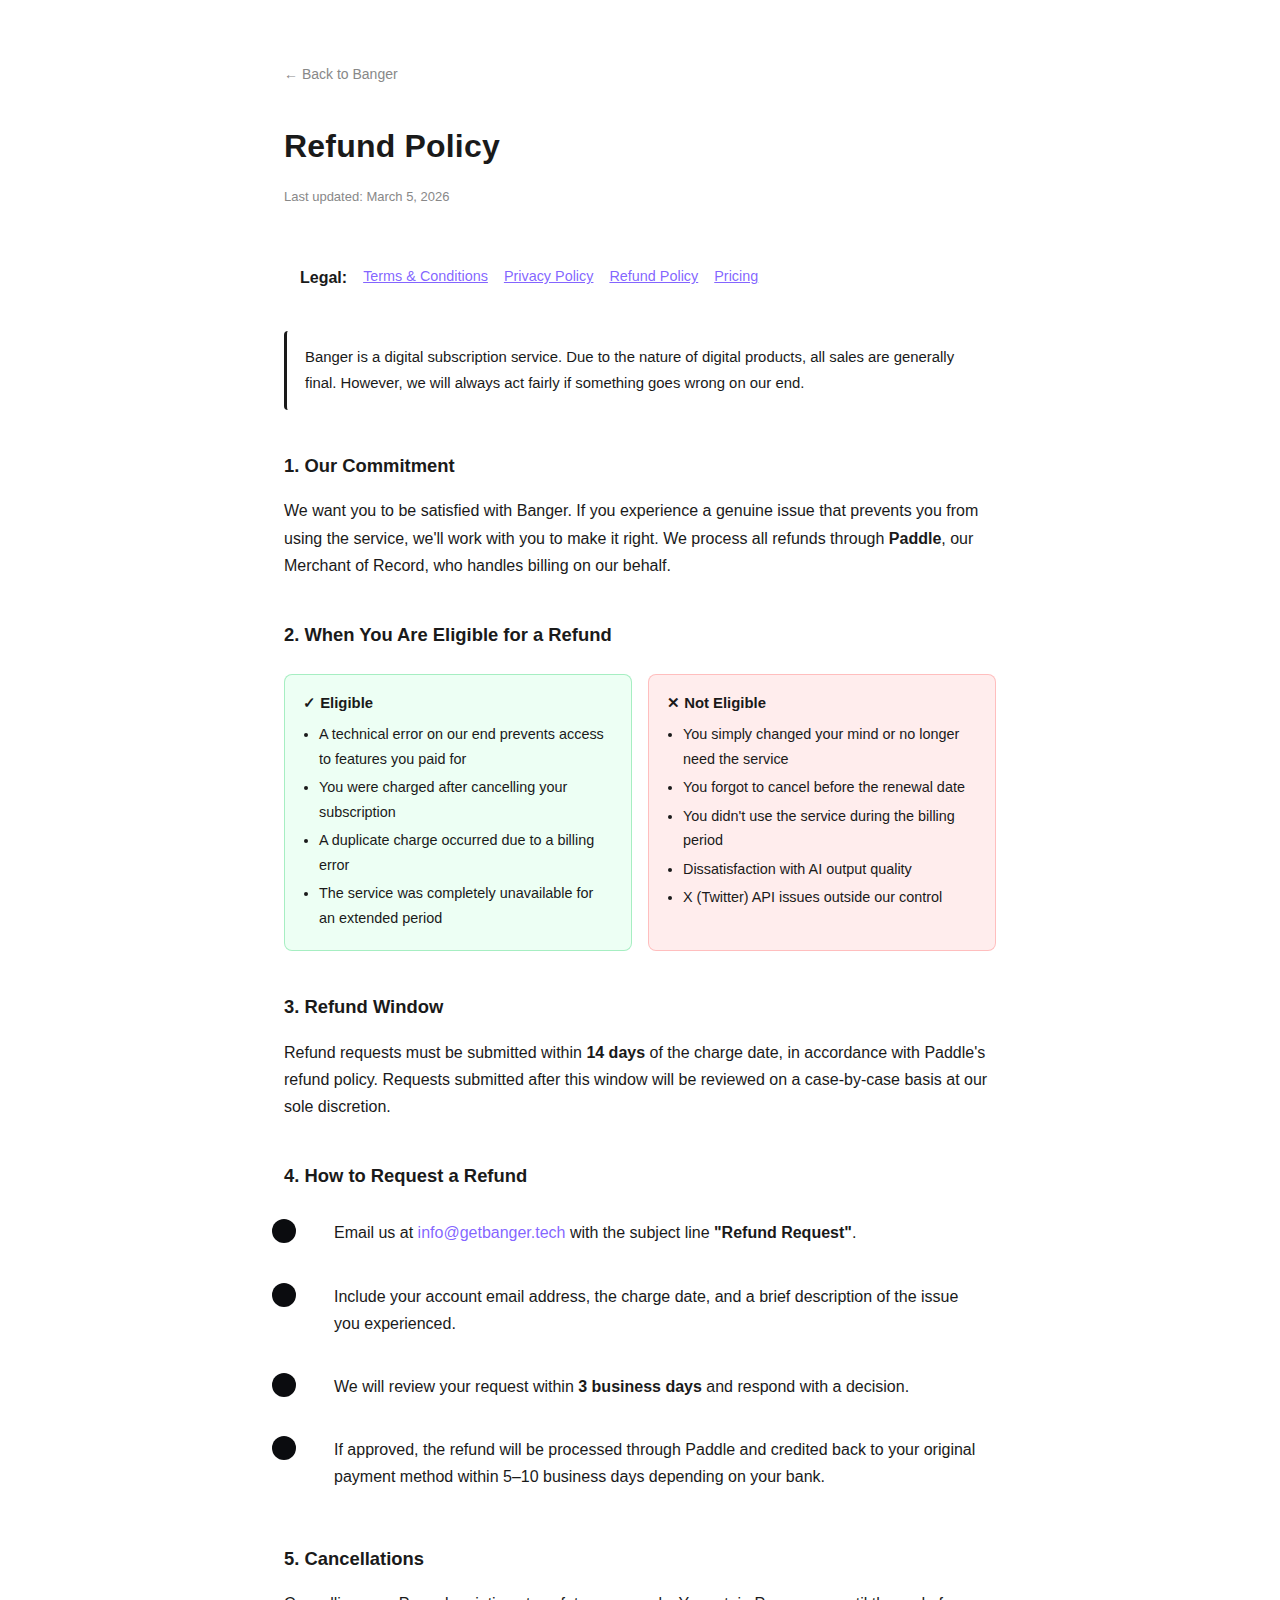
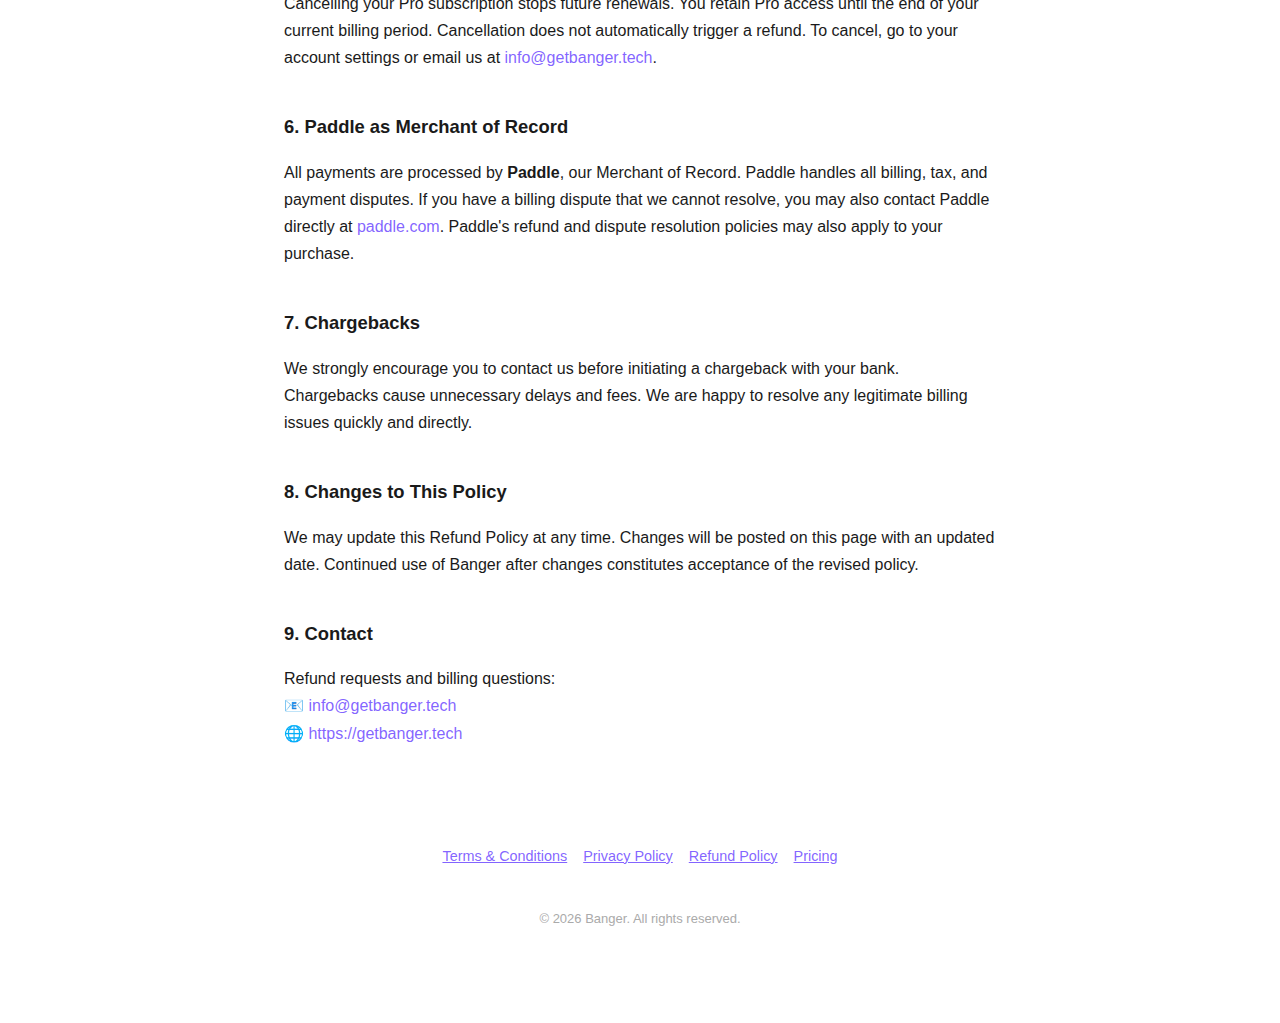
<file: web/refund.html>
<!doctype html>
<html lang="en">
<head>
    <meta charset="utf-8" />
    <title>Refund Policy - Banger</title>
    <meta name="viewport" content="width=device-width, initial-scale=1" />
    <meta name="description" content="Refund Policy for Banger - AI-powered X post generator.">
    <meta name="robots" content="index, follow">

    <link rel="icon" type="image/x-icon" href="/web/favicon.ico">
    <link rel="manifest" href="/web/site.webmanifest">
    <link rel="stylesheet" href="/web/styles.css" />

    <style>
        body {
            font-family: -apple-system, BlinkMacSystemFont, 'Segoe UI', Roboto, sans-serif;
            line-height: 1.7;
            color: #1a1a1a;
            background: #fff;
            margin: 0;
            padding: 0;
        }
        .container {
            max-width: 760px;
            margin: 0 auto;
            padding: 60px 24px 80px;
        }
        .back-link {
            display: inline-block;
            margin-bottom: 32px;
            color: #888;
            text-decoration: none;
            font-size: 14px;
        }
        .back-link:hover { opacity: 0.8; }
        h1 {
            font-size: 2rem;
            font-weight: 700;
            margin-bottom: 8px;
        }
        .last-updated {
            font-size: 13px;
            color: #888;
            margin-bottom: 40px;
        }
        h2 {
            font-size: 1.15rem;
            font-weight: 600;
            margin-top: 40px;
            margin-bottom: 8px;
        }
        ul { padding-left: 20px; }
        li { margin-bottom: 6px; }
        hr {
            border: none;
            border-top: 1px solid rgba(255,255,255,0.1);
            margin: 40px 0;
        }
        .highlight-box {
            background: rgba(255,255,255,0.05);
            border-left: 3px solid currentColor;
            padding: 14px 18px;
            border-radius: 4px;
            margin: 24px 0;
            font-size: 0.93rem;
        }
        .policy-nav {
            display: flex;
            gap: 16px;
            flex-wrap: wrap;
            padding: 16px;
            background: rgba(255,255,255,0.05);
            border-radius: 6px;
            margin-bottom: 24px;
        }
        .policy-nav a {
            font-size: 0.9rem;
            font-weight: 500;
            text-decoration: underline;
        }
        .scenario-grid {
            display: grid;
            grid-template-columns: 1fr 1fr;
            gap: 16px;
            margin: 24px 0;
        }
        @media (max-width: 540px) {
            .scenario-grid { grid-template-columns: 1fr; }
        }
        .scenario-card {
            padding: 16px 18px;
            border-radius: 8px;
            font-size: 0.92rem;
        }
        .scenario-card.eligible {
            background: rgba(0,255,100,0.07);
            border: 1px solid rgba(0,200,80,0.3);
        }
        .scenario-card.not-eligible {
            background: rgba(255,0,0,0.07);
            border: 1px solid rgba(255,0,0,0.2);
        }
        .scenario-card strong {
            display: block;
            margin-bottom: 6px;
            font-size: 0.93rem;
        }
        .scenario-card ul {
            margin: 0;
            padding-left: 16px;
        }
        .scenario-card li {
            margin-bottom: 4px;
            font-size: 0.9rem;
        }
        .steps {
            counter-reset: step-counter;
            list-style: none;
            padding: 0;
        }
        .steps li {
            counter-increment: step-counter;
            padding: 12px 16px 12px 48px;
            position: relative;
            border-left: 2px solid rgba(255,255,255,0.15);
            margin-bottom: 12px;
        }
        .steps li::before {
            content: counter(step-counter);
            position: absolute;
            left: -14px;
            top: 12px;
            background: currentColor;
            color: var(--bg, #0a0a0a);
            width: 24px;
            height: 24px;
            border-radius: 50%;
            display: flex;
            align-items: center;
            justify-content: center;
            font-size: 0.75rem;
            font-weight: 700;
        }
    </style>
</head>
<body>
    <div class="container">
        <a class="back-link" href="/landing">← Back to Banger</a>

        <h1>Refund Policy</h1>
        <p class="last-updated">Last updated: March 5, 2026</p>

        <div class="policy-nav">
            <strong>Legal:</strong>
            <a href="/web/terms.html">Terms & Conditions</a>
            <a href="/web/privacy.html">Privacy Policy</a>
            <a href="/web/refund.html">Refund Policy</a>
            <a href="/web/pricing.html">Pricing</a>
        </div>

        <div class="highlight-box">
            Banger is a digital subscription service. Due to the nature of digital products,
            all sales are generally final. However, we will always act fairly if something
            goes wrong on our end.
        </div>

        <h2>1. Our Commitment</h2>
        <p>
            We want you to be satisfied with Banger. If you experience a genuine issue that
            prevents you from using the service, we'll work with you to make it right. We process
            all refunds through <strong>Paddle</strong>, our Merchant of Record, who handles
            billing on our behalf.
        </p>

        <h2>2. When You Are Eligible for a Refund</h2>
        <div class="scenario-grid">
            <div class="scenario-card eligible">
                <strong>✓ Eligible</strong>
                <ul>
                    <li>A technical error on our end prevents access to features you paid for</li>
                    <li>You were charged after cancelling your subscription</li>
                    <li>A duplicate charge occurred due to a billing error</li>
                    <li>The service was completely unavailable for an extended period</li>
                </ul>
            </div>
            <div class="scenario-card not-eligible">
                <strong>✕ Not Eligible</strong>
                <ul>
                    <li>You simply changed your mind or no longer need the service</li>
                    <li>You forgot to cancel before the renewal date</li>
                    <li>You didn't use the service during the billing period</li>
                    <li>Dissatisfaction with AI output quality</li>
                    <li>X (Twitter) API issues outside our control</li>
                </ul>
            </div>
        </div>
        <h2>3. Refund Window</h2>
        <p>
            Refund requests must be submitted within <strong>14 days</strong> of the charge
            date, in accordance with Paddle's refund policy. Requests submitted after this window will be reviewed on a case-by-case basis at our sole discretion.
        </p>

        <h2>4. How to Request a Refund</h2>
        <ol class="steps">
            <li>
                Email us at <a href="mailto:info@getbanger.tech">info@getbanger.tech</a>
                with the subject line <strong>"Refund Request"</strong>.
            </li>
            <li>
                Include your account email address, the charge date, and a brief description
                of the issue you experienced.
            </li>
            <li>
                We will review your request within <strong>3 business days</strong> and
                respond with a decision.
            </li>
            <li>
                If approved, the refund will be processed through Paddle and credited back
                to your original payment method within 5–10 business days depending on
                your bank.
            </li>
        </ol>

        <h2>5. Cancellations</h2>
        <p>
            Cancelling your Pro subscription stops future renewals. You retain Pro access
            until the end of your current billing period. Cancellation does not automatically
            trigger a refund. To cancel, go to your account settings or email us at
            <a href="mailto:info@getbanger.tech">info@getbanger.tech</a>.
        </p>

        <h2>6. Paddle as Merchant of Record</h2>
        <p>
            All payments are processed by <strong>Paddle</strong>, our Merchant of Record.
            Paddle handles all billing, tax, and payment disputes. If you have a billing
            dispute that we cannot resolve, you may also contact Paddle directly at
            <a href="https://www.paddle.com" target="_blank" rel="noopener">paddle.com</a>.
            Paddle's refund and dispute resolution policies may also apply to your purchase.
        </p>

        <h2>7. Chargebacks</h2>
        <p>
            We strongly encourage you to contact us before initiating a chargeback with your
            bank. Chargebacks cause unnecessary delays and fees. We are happy to resolve any
            legitimate billing issues quickly and directly.
        </p>

        <h2>8. Changes to This Policy</h2>
        <p>
            We may update this Refund Policy at any time. Changes will be posted on this page
            with an updated date. Continued use of Banger after changes constitutes acceptance
            of the revised policy.
        </p>

        <h2>9. Contact</h2>
        <p>
            Refund requests and billing questions:<br />
            📧 <a href="mailto:info@getbanger.tech">info@getbanger.tech</a><br />
            🌐 <a href="https://getbanger.tech">https://getbanger.tech</a>
        </p>

        <hr />

        <div class="policy-nav" style="justify-content: center;">
            <a href="/web/terms.html">Terms & Conditions</a>
            <a href="/web/privacy.html">Privacy Policy</a>
            <a href="/web/refund.html">Refund Policy</a>
            <a href="/web/pricing.html">Pricing</a>
        </div>

        <p style="font-size: 13px; color: #aaa; text-align: center;">
            © 2026 Banger. All rights reserved.
        </p>
    </div>
</body>
</html>
</file>
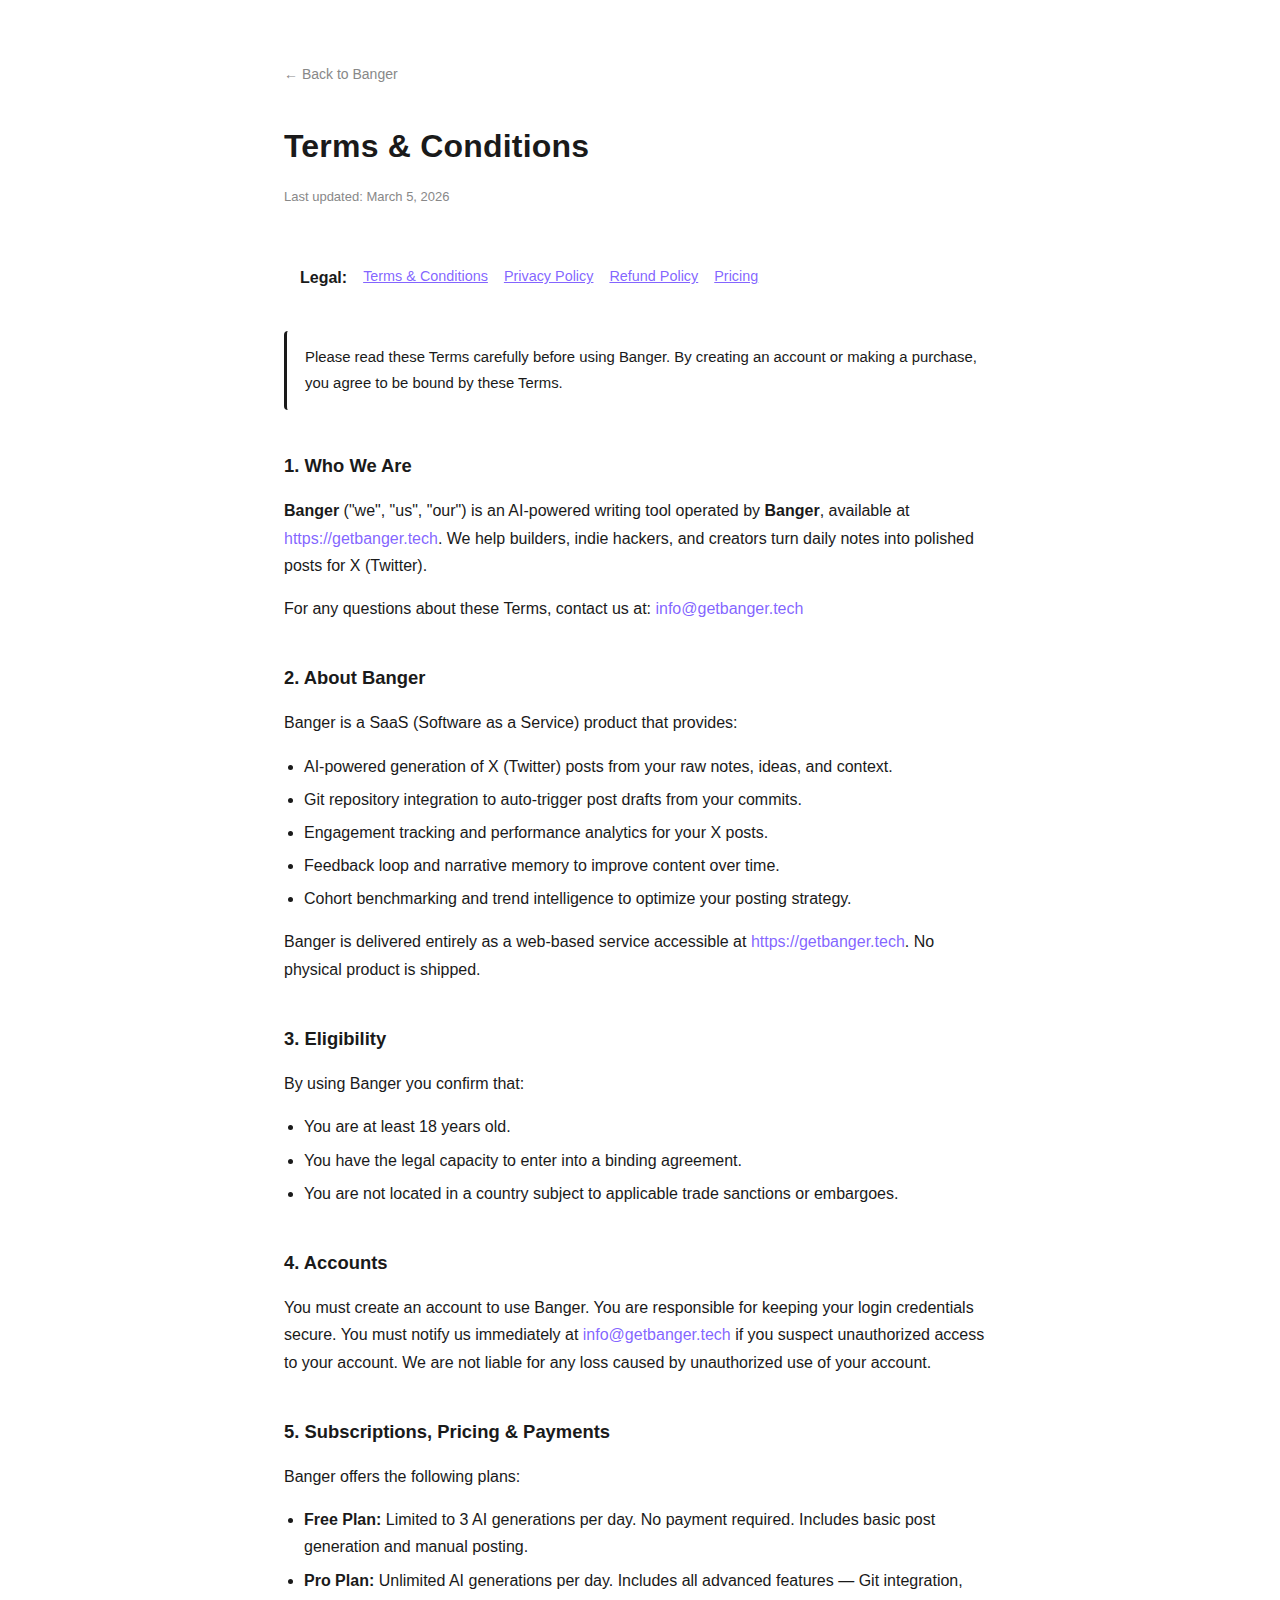
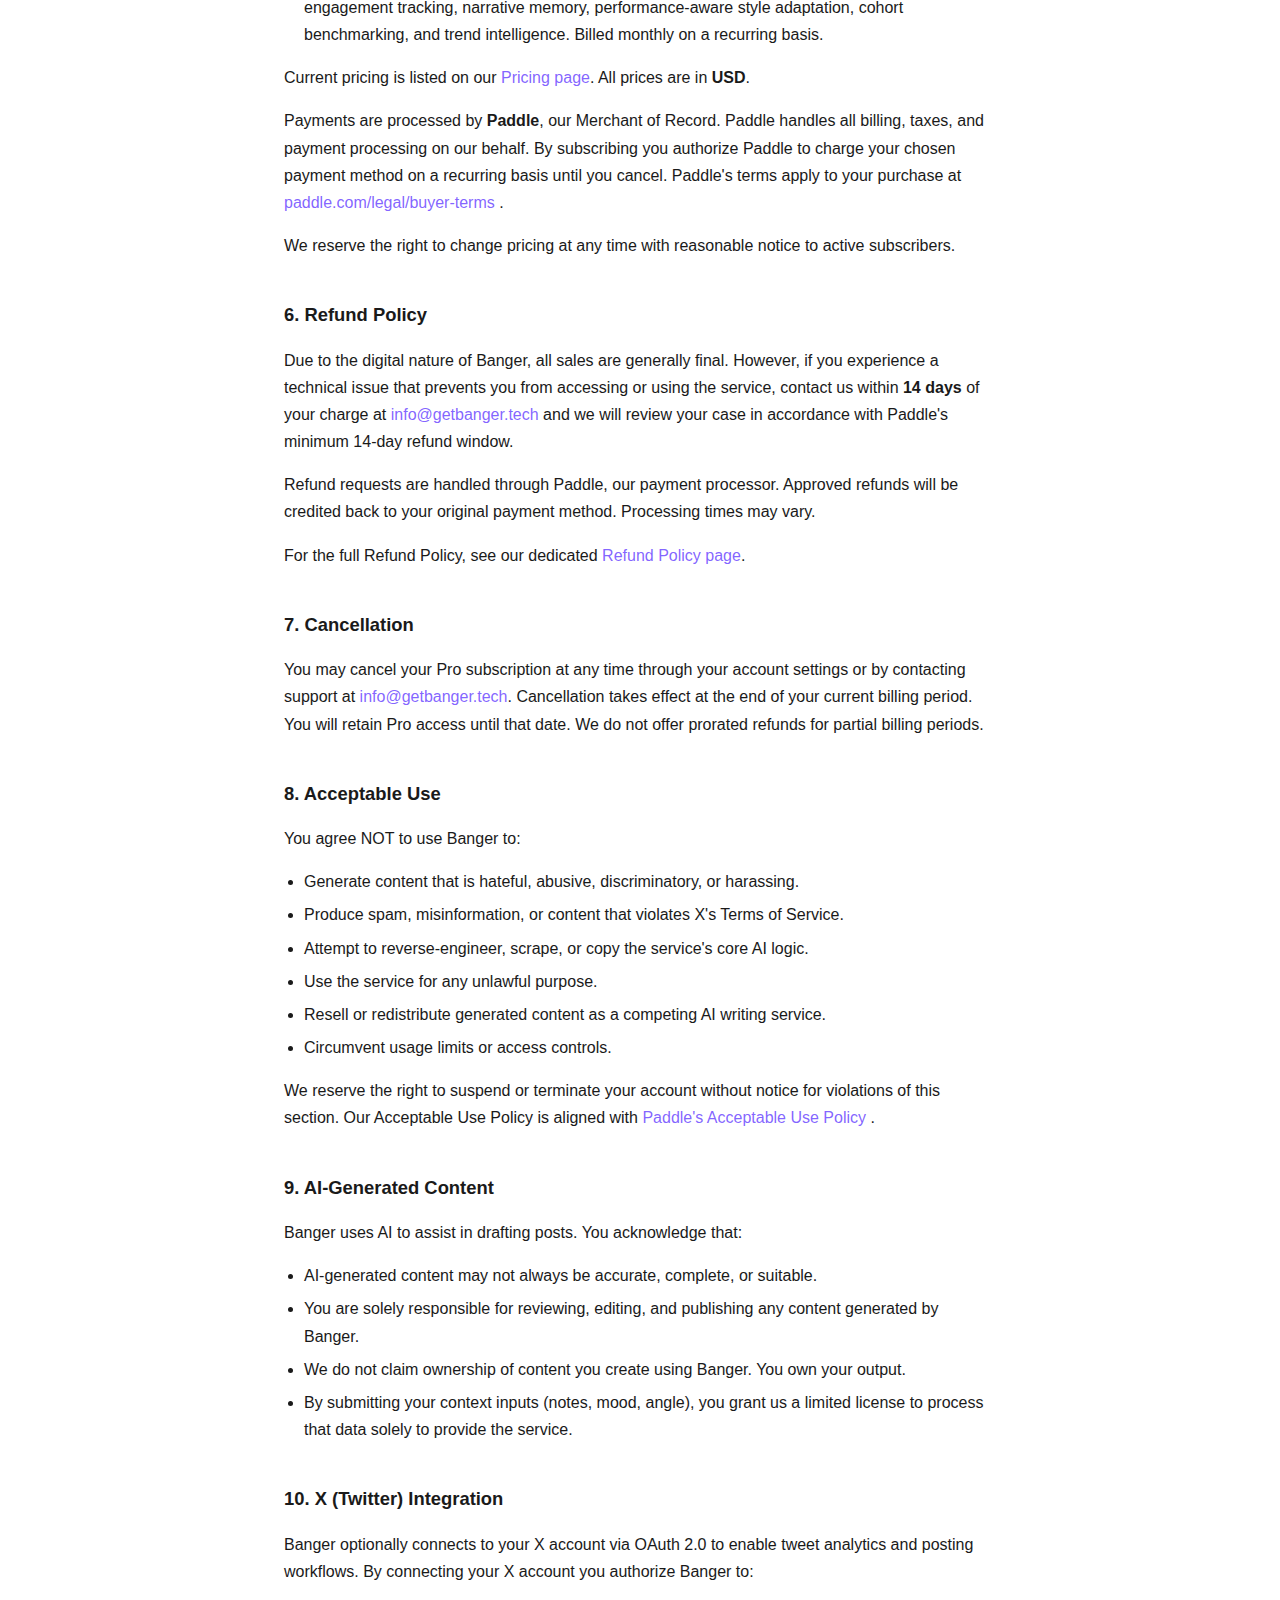
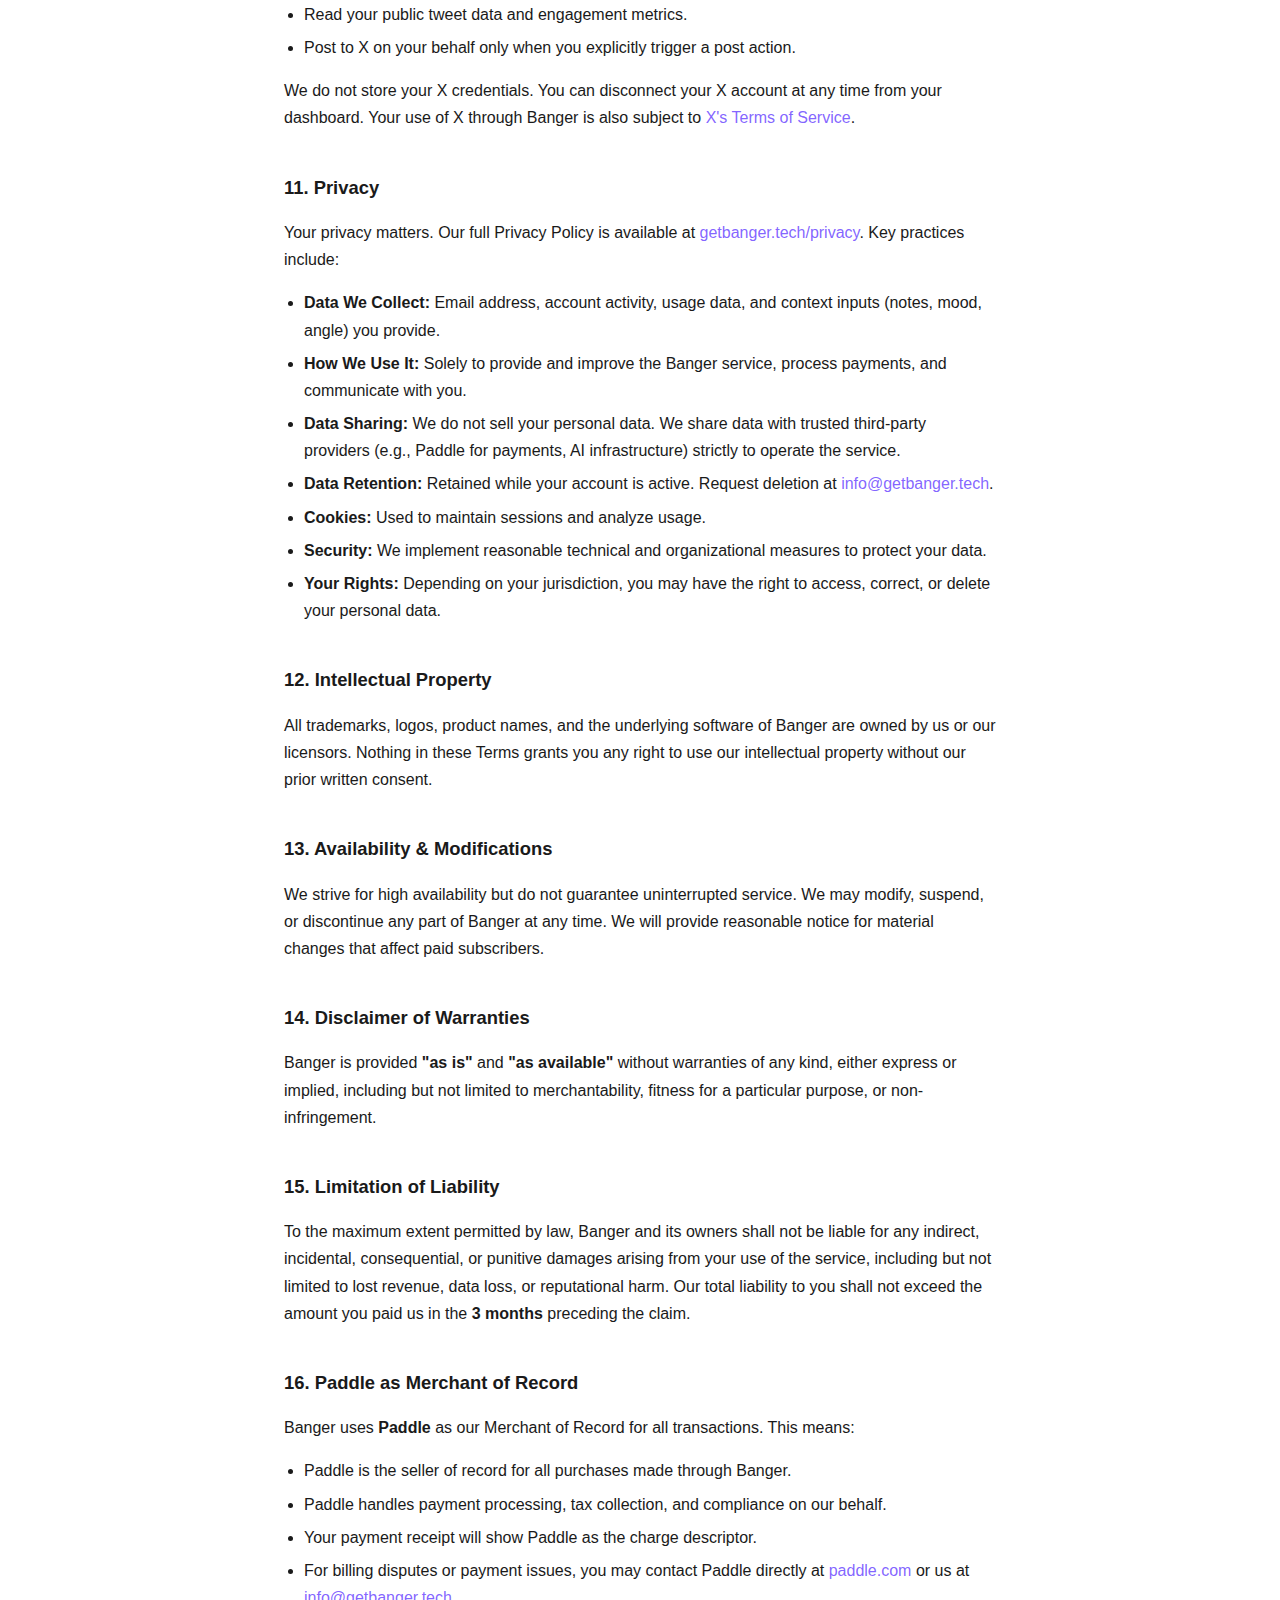
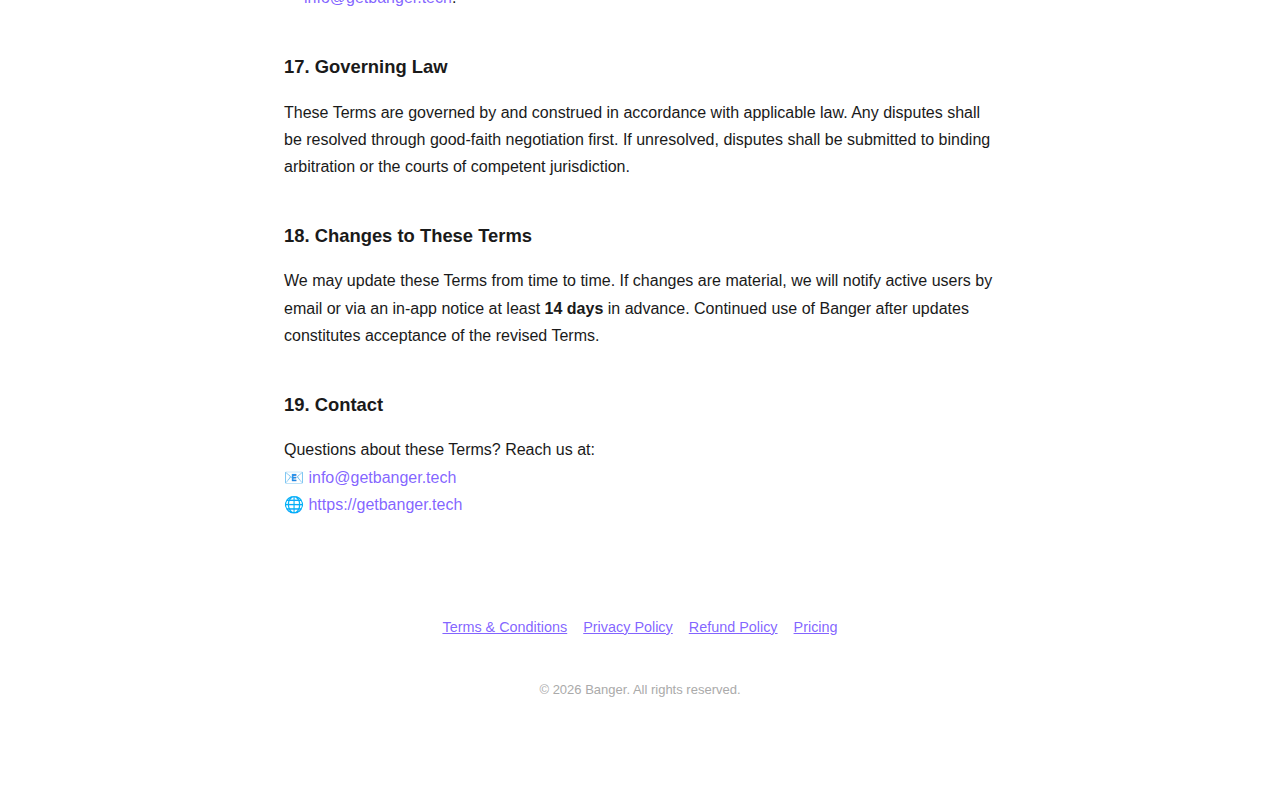
<file: web/terms.html>
<!doctype html>
<html lang="en">
<head>
    <meta charset="utf-8" />
    <title>Terms & Conditions - Banger</title>
    <meta name="viewport" content="width=device-width, initial-scale=1" />
    <meta name="description" content="Terms and Conditions for Banger - AI-powered X post generator.">
    <meta name="robots" content="index, follow">

    <link rel="icon" type="image/x-icon" href="/web/favicon.ico">
    <link rel="manifest" href="/web/site.webmanifest">

    <link rel="stylesheet" href="/web/styles.css" />
    <style>
        body {
            font-family: -apple-system, BlinkMacSystemFont, 'Segoe UI', Roboto, sans-serif;
            line-height: 1.7;
            color: #1a1a1a;
            background: #fff;
            margin: 0;
            padding: 0;
        }
        .container {
            max-width: 760px;
            margin: 0 auto;
            padding: 60px 24px 80px;
        }
        .back-link {
            display: inline-block;
            margin-bottom: 32px;
            color: #888;
            text-decoration: none;
            font-size: 14px;
        }
        .back-link:hover { opacity: 0.8; }
        h1 {
            font-size: 2rem;
            font-weight: 700;
            margin-bottom: 8px;
        }
        .last-updated {
            font-size: 13px;
            color: #888;
            margin-bottom: 40px;
        }
        h2 {
            font-size: 1.15rem;
            font-weight: 600;
            margin-top: 40px;
            margin-bottom: 8px;
        }
        ul { padding-left: 20px; }
        li { margin-bottom: 6px; }
        hr {
            border: none;
            border-top: 1px solid rgba(255,255,255,0.1);
            margin: 40px 0;
        }
        .highlight-box {
            background: rgba(255,255,255,0.05);
            border-left: 3px solid currentColor;
            padding: 14px 18px;
            border-radius: 4px;
            margin: 24px 0;
            font-size: 0.93rem;
        }
        .policy-nav {
            display: flex;
            gap: 16px;
            flex-wrap: wrap;
            margin: 24px 0;
            padding: 16px;
            background: rgba(255,255,255,0.05);
            border-radius: 6px;
        }
        .policy-nav a {
            font-size: 0.9rem;
            font-weight: 500;
            text-decoration: underline;
        }
    </style>
</head>
<body>
    <div class="container">
        <a class="back-link" href="/landing">← Back to Banger</a>

        <h1>Terms & Conditions</h1>
        <p class="last-updated">Last updated: March 5, 2026</p>

        <!-- Paddle requirement: clearly accessible policy navigation -->
        <div class="policy-nav">
            <strong>Legal:</strong>
            <a href="/web/terms.html">Terms & Conditions</a>
            <a href="/web/privacy.html">Privacy Policy</a>
            <a href="/web/refund.html">Refund Policy</a>
            <a href="/web/pricing.html">Pricing</a>
        </div>

        <div class="highlight-box">
            Please read these Terms carefully before using Banger. By creating an account or
            making a purchase, you agree to be bound by these Terms.
        </div>

        <!-- 1 -->
        <h2>1. Who We Are</h2>
        <p>
            <strong>Banger</strong> ("we", "us", "our") is an AI-powered writing tool
            operated by <strong>Banger</strong>, available at
            <a href="https://getbanger.tech">https://getbanger.tech</a>. We help builders,
            indie hackers, and creators turn daily notes into polished posts for X (Twitter).
        </p>
        <p>
            For any questions about these Terms, contact us at:
            <a href="mailto:info@getbanger.tech">info@getbanger.tech</a>
        </p>

        <!-- 2 - Paddle: clear product description -->
        <h2>2. About Banger</h2>
        <p>
            Banger is a SaaS (Software as a Service) product that provides:
        </p>
        <ul>
            <li>AI-powered generation of X (Twitter) posts from your raw notes, ideas, and context.</li>
            <li>Git repository integration to auto-trigger post drafts from your commits.</li>
            <li>Engagement tracking and performance analytics for your X posts.</li>
            <li>Feedback loop and narrative memory to improve content over time.</li>
            <li>Cohort benchmarking and trend intelligence to optimize your posting strategy.</li>
        </ul>
        <p>
            Banger is delivered entirely as a web-based service accessible at
            <a href="https://getbanger.tech">https://getbanger.tech</a>. No physical product
            is shipped.
        </p>

        <!-- 3 -->
        <h2>3. Eligibility</h2>
        <p>By using Banger you confirm that:</p>
        <ul>
            <li>You are at least 18 years old.</li>
            <li>You have the legal capacity to enter into a binding agreement.</li>
            <li>You are not located in a country subject to applicable trade sanctions or embargoes.</li>
        </ul>

        <!-- 4 -->
        <h2>4. Accounts</h2>
        <p>
            You must create an account to use Banger. You are responsible for keeping your
            login credentials secure. You must notify us immediately at
            <a href="mailto:info@getbanger.tech">info@getbanger.tech</a> if you suspect
            unauthorized access to your account. We are not liable for any loss caused by
            unauthorized use of your account.
        </p>

        <!-- 5 - Paddle: pricing details clearly stated -->
        <h2>5. Subscriptions, Pricing & Payments</h2>
        <p>Banger offers the following plans:</p>
        <ul>
            <li>
                <strong>Free Plan:</strong> Limited to 3 AI generations per day. No payment required.
                Includes basic post generation and manual posting.
            </li>
            <li>
                <strong>Pro Plan:</strong> Unlimited AI generations per day. Includes all advanced
                features — Git integration, engagement tracking, narrative memory, performance-aware
                style adaptation, cohort benchmarking, and trend intelligence. Billed monthly on a
                recurring basis.
            </li>
        </ul>
        <p>
            Current pricing is listed on our <a href="/web/pricing.html">Pricing page</a>.
            All prices are in <strong>USD</strong>.
        </p>
        <p>
            Payments are processed by <strong>Paddle</strong>, our Merchant of Record. Paddle
            handles all billing, taxes, and payment processing on our behalf. By subscribing you
            authorize Paddle to charge your chosen payment method on a recurring basis until you
            cancel. Paddle's terms apply to your purchase at
            <a href="https://www.paddle.com/legal/buyer-terms" target="_blank" rel="noopener">
                paddle.com/legal/buyer-terms
            </a>.
        </p>
        <p>
            We reserve the right to change pricing at any time with reasonable notice to active
            subscribers.
        </p>

        <!-- 6 - Paddle: refund policy clearly stated -->
        <h2>6. Refund Policy</h2>
        <p>
            Due to the digital nature of Banger, all sales are generally final. However, if you
            experience a technical issue that prevents you from accessing or using the service,
            contact us within <strong>14 days</strong> of your charge at
            <a href="mailto:info@getbanger.tech">info@getbanger.tech</a> and we will review
            your case in accordance with Paddle's minimum 14-day refund window.
        </p>
        <p>
            Refund requests are handled through Paddle, our payment processor. Approved refunds
            will be credited back to your original payment method. Processing times may vary.
        </p>
        <p>
            For the full Refund Policy, see our dedicated
            <a href="/web/refund.html">Refund Policy page</a>.
        </p>

        <!-- 7 -->
        <h2>7. Cancellation</h2>
        <p>
            You may cancel your Pro subscription at any time through your account settings or by
            contacting support at <a href="mailto:info@getbanger.tech">info@getbanger.tech</a>.
            Cancellation takes effect at the end of your current billing period. You will retain
            Pro access until that date. We do not offer prorated refunds for partial billing
            periods.
        </p>

        <!-- 8 -->
        <h2>8. Acceptable Use</h2>
        <p>You agree NOT to use Banger to:</p>
        <ul>
            <li>Generate content that is hateful, abusive, discriminatory, or harassing.</li>
            <li>Produce spam, misinformation, or content that violates X's Terms of Service.</li>
            <li>Attempt to reverse-engineer, scrape, or copy the service's core AI logic.</li>
            <li>Use the service for any unlawful purpose.</li>
            <li>Resell or redistribute generated content as a competing AI writing service.</li>
            <li>Circumvent usage limits or access controls.</li>
        </ul>
        <p>
            We reserve the right to suspend or terminate your account without notice for
            violations of this section. Our Acceptable Use Policy is aligned with
            <a href="https://www.paddle.com/legal/acceptable-use" target="_blank" rel="noopener">
                Paddle's Acceptable Use Policy
            </a>.
        </p>

        <!-- 9 -->
        <h2>9. AI-Generated Content</h2>
        <p>
            Banger uses AI to assist in drafting posts. You acknowledge that:
        </p>
        <ul>
            <li>AI-generated content may not always be accurate, complete, or suitable.</li>
            <li>You are solely responsible for reviewing, editing, and publishing any content
                generated by Banger.</li>
            <li>We do not claim ownership of content you create using Banger. You own your output.</li>
            <li>By submitting your context inputs (notes, mood, angle), you grant us a limited
                license to process that data solely to provide the service.</li>
        </ul>

        <!-- 10 -->
        <h2>10. X (Twitter) Integration</h2>
        <p>
            Banger optionally connects to your X account via OAuth 2.0 to enable tweet analytics
            and posting workflows. By connecting your X account you authorize Banger to:
        </p>
        <ul>
            <li>Read your public tweet data and engagement metrics.</li>
            <li>Post to X on your behalf only when you explicitly trigger a post action.</li>
        </ul>
        <p>
            We do not store your X credentials. You can disconnect your X account at any time
            from your dashboard. Your use of X through Banger is also subject to
            <a href="https://twitter.com/en/tos" target="_blank" rel="noopener">X's Terms of Service</a>.
        </p>

        <!-- 11 - Paddle: privacy policy clearly stated -->
        <h2>11. Privacy</h2>
        <p>
            Your privacy matters. Our full Privacy Policy is available at
            <a href="/web/privacy.html">getbanger.tech/privacy</a>. Key practices include:
        </p>
        <ul>
            <li><strong>Data We Collect:</strong> Email address, account activity, usage data,
                and context inputs (notes, mood, angle) you provide.</li>
            <li><strong>How We Use It:</strong> Solely to provide and improve the Banger service,
                process payments, and communicate with you.</li>
            <li><strong>Data Sharing:</strong> We do not sell your personal data. We share data
                with trusted third-party providers (e.g., Paddle for payments, AI infrastructure)
                strictly to operate the service.</li>
            <li><strong>Data Retention:</strong> Retained while your account is active. Request
                deletion at <a href="mailto:info@getbanger.tech">info@getbanger.tech</a>.</li>
            <li><strong>Cookies:</strong> Used to maintain sessions and analyze usage.</li>
            <li><strong>Security:</strong> We implement reasonable technical and organizational
                measures to protect your data.</li>
            <li><strong>Your Rights:</strong> Depending on your jurisdiction, you may have the
                right to access, correct, or delete your personal data.</li>
        </ul>

        <!-- 12 -->
        <h2>12. Intellectual Property</h2>
        <p>
            All trademarks, logos, product names, and the underlying software of Banger are owned
            by us or our licensors. Nothing in these Terms grants you any right to use our
            intellectual property without our prior written consent.
        </p>

        <!-- 13 -->
        <h2>13. Availability & Modifications</h2>
        <p>
            We strive for high availability but do not guarantee uninterrupted service. We may
            modify, suspend, or discontinue any part of Banger at any time. We will provide
            reasonable notice for material changes that affect paid subscribers.
        </p>

        <!-- 14 -->
        <h2>14. Disclaimer of Warranties</h2>
        <p>
            Banger is provided <strong>"as is"</strong> and <strong>"as available"</strong> without
            warranties of any kind, either express or implied, including but not limited to
            merchantability, fitness for a particular purpose, or non-infringement.
        </p>

        <!-- 15 -->
        <h2>15. Limitation of Liability</h2>
        <p>
            To the maximum extent permitted by law, Banger and its owners shall not be liable for
            any indirect, incidental, consequential, or punitive damages arising from your use of
            the service, including but not limited to lost revenue, data loss, or reputational harm.
            Our total liability to you shall not exceed the amount you paid us in the
            <strong>3 months</strong> preceding the claim.
        </p>

        <!-- 16 - Paddle: Merchant of Record clause -->
        <h2>16. Paddle as Merchant of Record</h2>
        <p>
            Banger uses <strong>Paddle</strong> as our Merchant of Record for all transactions.
            This means:
        </p>
        <ul>
            <li>Paddle is the seller of record for all purchases made through Banger.</li>
            <li>Paddle handles payment processing, tax collection, and compliance on our behalf.</li>
            <li>Your payment receipt will show Paddle as the charge descriptor.</li>
            <li>For billing disputes or payment issues, you may contact Paddle directly at
                <a href="https://www.paddle.com/legal/buyer-terms" target="_blank" rel="noopener">
                    paddle.com
                </a> or us at
                <a href="mailto:info@getbanger.tech">info@getbanger.tech</a>.
            </li>
        </ul>

        <!-- 17 -->
        <h2>17. Governing Law</h2>
        <p>
            These Terms are governed by and construed in accordance with applicable law.
            Any disputes shall be resolved through good-faith negotiation first. If unresolved,
            disputes shall be submitted to binding arbitration or the courts of competent
            jurisdiction.
        </p>

        <!-- 18 -->
        <h2>18. Changes to These Terms</h2>
        <p>
            We may update these Terms from time to time. If changes are material, we will notify
            active users by email or via an in-app notice at least <strong>14 days</strong> in
            advance. Continued use of Banger after updates constitutes acceptance of the
            revised Terms.
        </p>

        <!-- 19 -->
        <h2>19. Contact</h2>
        <p>
            Questions about these Terms? Reach us at:<br />
            📧 <a href="mailto:info@getbanger.tech">info@getbanger.tech</a><br />
            🌐 <a href="https://getbanger.tech">https://getbanger.tech</a>
        </p>

        <hr />

        <!-- Paddle requirement: clearly accessible policy links in footer -->
        <div class="policy-nav" style="justify-content: center;">
            <a href="/web/terms.html">Terms & Conditions</a>
            <a href="/web/privacy.html">Privacy Policy</a>
            <a href="/web/refund.html">Refund Policy</a>
            <a href="/web/pricing.html">Pricing</a>
        </div>

        <p style="font-size: 13px; color: #aaa; text-align: center;">
            © 2026 Banger. All rights reserved.
        </p>
    </div>
</body>
</html>
</file>
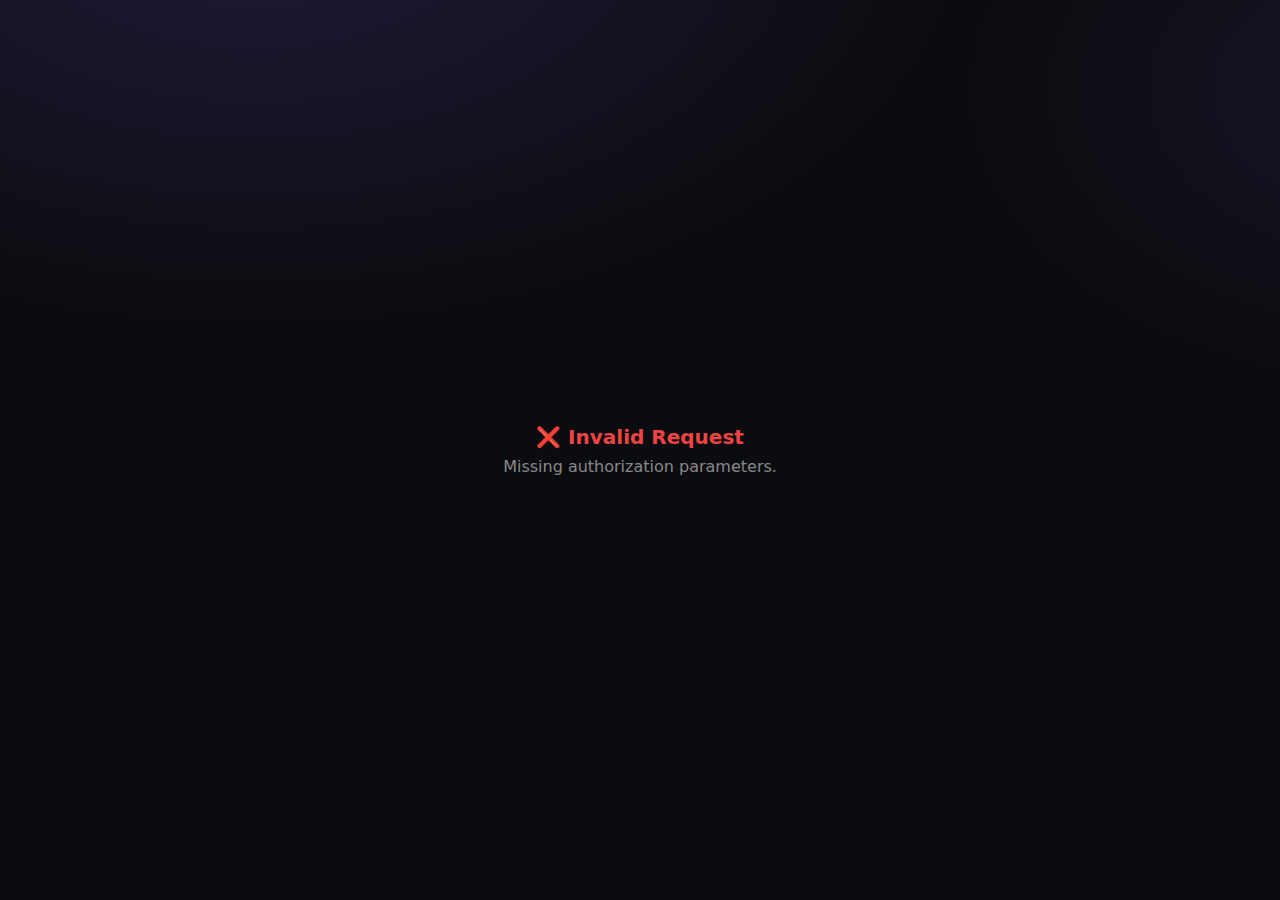
<file: web/x-callback.html>
<!DOCTYPE html>
<html lang="en">
<head>
    <meta charset="UTF-8">
    <meta name="viewport" content="width=device-width, initial-scale=1.0">

  <!-- Favicon -->
  <link rel="icon" type="image/x-icon" href="/web/favicon.ico">
  <link rel="icon" type="image/png" sizes="32x32" href="/web/favicon-32x32.png">
  <link rel="icon" type="image/png" sizes="16x16" href="/web/favicon-16x16.png">
  <link rel="apple-touch-icon" sizes="180x180" href="/web/apple-touch-icon.png">
  <link rel="manifest" href="/web/site.webmanifest">

    <title>Connecting X Account...</title>
    <style>
        * {
            box-sizing: border-box;
        }
        body {
            font-family: -apple-system, BlinkMacSystemFont, 'Segoe UI', Roboto, sans-serif;
            display: flex;
            justify-content: center;
            align-items: center;
            height: 100vh;
            margin: 0;
            background: #0a0a0a;
            color: white;
        }
        .container {
            text-align: center;
            padding: 2rem;
            max-width: 400px;
        }
        .spinner {
            width: 48px;
            height: 48px;
            border: 3px solid #333;
            border-top-color: #1d9bf0;
            border-radius: 50%;
            animation: spin 1s linear infinite;
            margin: 0 auto 1.5rem;
        }
        @keyframes spin {
            to { transform: rotate(360deg); }
        }
        h2 {
            margin: 0 0 0.5rem;
            font-size: 1.25rem;
        }
        p {
            color: #888;
            margin: 0;
        }
        .success {
            color: #22c55e;
        }
        .success h2 {
            color: #22c55e;
        }
        .error {
            color: #ef4444;
        }
        .error h2 {
            color: #ef4444;
        }
        .x-logo {
            width: 48px;
            height: 48px;
            margin-bottom: 1rem;
        }
        .checkmark {
            width: 48px;
            height: 48px;
            margin: 0 auto 1rem;
            color: #22c55e;
        }
    </style>
    <link rel="stylesheet" href="/web/styles.css" />
</head>
<body>
    <div class="container" id="container">
        <div class="spinner" id="spinner"></div>
        <h2 id="title">Connecting your X account...</h2>
        <p id="message">Please wait while we complete the connection.</p>
    </div>

    <script>
        async function handleCallback() {
            const container = document.getElementById('container');
            const spinner = document.getElementById('spinner');
            const title = document.getElementById('title');
            const message = document.getElementById('message');

            const params = new URLSearchParams(window.location.search);
            const code = params.get('code');
            const state = params.get('state');
            const error = params.get('error');
            const errorDescription = params.get('error_description');

            // Handle OAuth errors
            if (error) {
                spinner.style.display = 'none';
                container.classList.add('error');
                title.textContent = '❌ Connection Failed';
                message.textContent = errorDescription || 'Authorization was cancelled or failed.';
                
                setTimeout(() => {
                    if (window.opener) {
                        window.opener.postMessage({ type: 'X_AUTH_ERROR', error: error }, '*');
                    }
                    window.close();
                }, 3000);
                return;
            }

            // Validate required params
            if (!code || !state) {
                spinner.style.display = 'none';
                container.classList.add('error');
                title.textContent = '❌ Invalid Request';
                message.textContent = 'Missing authorization parameters.';
                return;
            }

            // Get auth token from parent window's localStorage
            let token = null;
            try {
                token = localStorage.getItem('access_token');
            } catch (e) {
                // Try to get from opener
                if (window.opener) {
                    try {
                        token = window.opener.localStorage.getItem('access_token');
                    } catch (e2) {
                        console.error('Could not access token');
                    }
                }
            }

            if (!token) {
                spinner.style.display = 'none';
                container.classList.add('error');
                title.textContent = '❌ Not Logged In';
                message.textContent = 'Please log in to your account first.';
                return;
            }

            try {
                message.textContent = 'Exchanging authorization code...';

                const response = await fetch('/api/x/callback', {
                    method: 'POST',
                    headers: {
                        'Content-Type': 'application/json',
                        'Authorization': `Bearer ${token}`
                    },
                    body: JSON.stringify({ 
                        code: code, 
                        state: state,
                        code_verifier: '' // Server retrieves this from stored state
                    })
                });

                const data = await response.json();

                spinner.style.display = 'none';

                if (response.ok && data.success) {
                    container.classList.add('success');
                    container.innerHTML = `
                        <svg class="checkmark" viewBox="0 0 24 24" fill="none" stroke="currentColor" stroke-width="2">
                            <path d="M22 11.08V12a10 10 0 1 1-5.93-9.14"/>
                            <polyline points="22 4 12 14.01 9 11.01"/>
                        </svg>
                        <h2>✓ Connected!</h2>
                        <p>Successfully connected as <strong>@${data.x_username}</strong></p>
                    `;
                    
                    // Notify parent window
                    if (window.opener) {
                        window.opener.postMessage({ 
                            type: 'X_CONNECTED', 
                            username: data.x_username 
                        }, '*');
                    }
                    
                    setTimeout(() => window.close(), 2500);
                } else {
                    container.classList.add('error');
                    title.textContent = '❌ Connection Failed';
                    message.textContent = data.detail || 'Failed to connect X account.';
                    
                    setTimeout(() => window.close(), 4000);
                }
            } catch (err) {
                console.error('Callback error:', err);
                spinner.style.display = 'none';
                container.classList.add('error');
                title.textContent = '❌ Connection Error';
                message.textContent = 'Something went wrong. Please try again.';
            }
        }

        // Run on page load
        handleCallback();
    </script>
</body>
</html>
</file>
<file: web/styles.css>
:root{
  --bg: #0b0c0f;
  --panel: #11131a;
  --panel2: #0f1117;
  --text: #e9e9ee;
  --muted: #a3a6b2;
  --border: rgba(255,255,255,.10);
  --accent: #7c5cff;
  --danger: #ff5c7a;
  --ok: #35d07f;
  --shadow: 0 10px 30px rgba(0,0,0,.35);
  --radius: 14px;
}

* { box-sizing: border-box; }
body {
  margin: 0;
  font-family: ui-sans-serif, system-ui, -apple-system, Segoe UI, Roboto, Arial;
  background: radial-gradient(1200px 700px at 20% -10%, rgba(124,92,255,.18), transparent 60%),
              radial-gradient(900px 600px at 110% 10%, rgba(124,92,255,.10), transparent 50%),
              var(--bg);
  color: var(--text);
}

.wrap {
  max-width: 980px;
  margin: 28px auto;
  padding: 0 16px 36px;
}

header {
  display: flex;
  align-items: baseline;
  justify-content: space-between;
  gap: 16px;
  margin-bottom: 14px;
}

h1 {
  margin: 0;
  font-size: 18px;
  letter-spacing: .2px;
  font-weight: 650;
}

.meta {
  display: flex;
  gap: 10px;
  align-items: center;
  color: var(--muted);
  font-size: 12px;
  flex-wrap: wrap;
  justify-content: flex-end;
}
.pill{
  border: 1px solid var(--border);
  background: rgba(255,255,255,.03);
  padding: 6px 10px;
  border-radius: 999px;
}

.panel {
  background: linear-gradient(180deg, rgba(255,255,255,.03), rgba(255,255,255,.02));
  border: 1px solid var(--border);
  border-radius: var(--radius);
  box-shadow: var(--shadow);
  overflow: hidden;
}

.panel .bar {
  padding: 12px 14px;
  display: flex;
  justify-content: space-between;
  align-items: center;
  gap: 10px;
  border-bottom: 1px solid var(--border);
  background: rgba(255,255,255,.02);
}

.panel .bar .title {
  font-size: 13px;
  color: var(--muted);
}

.panel .content { padding: 14px; }

label {
  display: block;
  font-size: 12px;
  color: var(--muted);
  margin: 0 0 6px;
}

input, textarea, select {
  width: 100%;
  padding: 10px 11px;
  border-radius: 12px;
  border: 1px solid var(--border);
  background: rgba(255,255,255,.03);
  color: var(--text);
  outline: none;
}
textarea { min-height: 92px; resize: vertical; }

input:focus, textarea:focus, select:focus {
  border-color: rgba(124,92,255,.55);
  box-shadow: 0 0 0 3px rgba(124,92,255,.18);
}

.grid {
  display: grid;
  grid-template-columns: 1.2fr .8fr;
  gap: 12px;
}
@media (max-width: 820px){
  .grid { grid-template-columns: 1fr; }
  header { align-items: flex-start; }
  .meta { justify-content: flex-start; }
}

details {
  border: 1px solid var(--border);
  border-radius: 12px;
  background: rgba(255,255,255,.02);
  padding: 10px 11px;
}
details summary {
  cursor: pointer;
  color: var(--muted);
  font-size: 12px;
  list-style: none;
  user-select: none;
}
details summary::-webkit-details-marker { display: none; }

.row { display: flex; gap: 10px; flex-wrap: wrap; }
.row > * { flex: 1; min-width: 160px; }

.actions {
  display: flex;
  gap: 10px;
  flex-wrap: wrap;
  align-items: center;
  justify-content: space-between;
  margin-top: 12px;
}

.btn {
  border: 1px solid var(--border);
  background: rgba(255,255,255,.04);
  color: var(--text);
  padding: 9px 12px;
  border-radius: 12px;
  cursor: pointer;
  font-size: 13px;
  transition: transform .03s ease, border-color .15s ease, background .15s ease;
  white-space: nowrap;
}
.btn:hover { border-color: rgba(255,255,255,.18); background: rgba(255,255,255,.06); }
.btn:active { transform: translateY(1px); }

.btn.primary {
  border-color: rgba(124,92,255,.55);
  background: rgba(124,92,255,.14);
}
.btn.ghost {
  background: transparent;
}
.btn.danger {
  border-color: rgba(255,92,122,.45);
  background: rgba(255,92,122,.10);
  color: #ffd7de;
}

.status {
  font-size: 12px;
  color: var(--muted);
  margin-top: 10px;
  min-height: 18px;
}
.status.ok { color: rgba(53,208,127,.95); }
.status.err { color: rgba(255,92,122,.95); }

.optionsHeader{
  display: flex;
  justify-content: space-between;
  align-items: baseline;
  gap: 12px;
  margin: 18px 2px 10px;
}
.optionsHeader h2{
  margin: 0;
  font-size: 14px;
  color: var(--muted);
  font-weight: 650;
}

.options {
  display: grid;
  grid-template-columns: 1fr;
  gap: 10px;
}

.card {
  border: 1px solid var(--border);
  border-radius: var(--radius);
  background: linear-gradient(180deg, rgba(255,255,255,.03), rgba(255,255,255,.015));
  padding: 12px;
}
.cardTop{
  display: flex;
  justify-content: space-between;
  align-items: center;
  gap: 10px;
  margin-bottom: 10px;
}
.count{
  font-size: 12px;
  color: var(--muted);
}
.badge{
  font-size: 11px;
  color: var(--muted);
  border: 1px solid var(--border);
  background: rgba(255,255,255,.02);
  padding: 5px 8px;
  border-radius: 999px;
}

.cardActions {
  display: flex;
  gap: 8px;
  flex-wrap: wrap;
  margin-top: 10px;
}

.sep { height: 1px; background: var(--border); margin: 12px 0; }

.hint { color: var(--muted); font-size: 12px; line-height: 1.35; }
a { color: rgba(124,92,255,.95); text-decoration: none; }
a:hover { text-decoration: underline; }
</file>
<file: web/dashboard.css>
/* ============================================
   DASHBOARD LAYOUT
   ============================================ */

.dashboard {
    display: flex;
    min-height: 100vh;
    background: var(--bg);
}

/* ============================================
   SIDEBAR
   ============================================ */

.sidebar {
    width: 240px;
    min-width: 240px;
    height: 100vh;
    background: var(--panel);
    border-right: 1px solid var(--border);
    display: flex;
    flex-direction: column;
    transition: all 0.3s ease;
    position: fixed;
    left: 0;
    top: 0;
    z-index: 100;
    overflow: hidden; /* Prevent content overflow */
}

.sidebar.collapsed {
    width: 60px;
    min-width: 60px;
}

.sidebar.collapsed .brand-text,
.sidebar.collapsed .nav-label,
.sidebar.collapsed .nav-section-title,
.sidebar.collapsed .user-info,
.sidebar.collapsed .nav-badge {
    display: none;
}

.sidebar.collapsed .sidebar-header {
    padding: 16px 10px;
    justify-content: center;
}

.sidebar.collapsed .nav-item {
    padding: 10px 0;
    justify-content: center;
}

.sidebar.collapsed .nav-icon {
    margin: 0 auto;
}

.sidebar.collapsed .user-card {
    justify-content: center;
    padding: 10px 5px;
}

.sidebar.collapsed .user-avatar {
    margin: 0 auto;
}

.sidebar.collapsed .btn-logout {
    padding: 8px;
    font-size: 0; /* Hide text */
}

.sidebar.collapsed .btn-logout::before {
    content: "🚪";
    font-size: 14px;
}

.sidebar-header {
    display: flex;
    align-items: center;
    justify-content: space-between;
    padding: 20px 16px;
    border-bottom: 1px solid var(--border);
}

.sidebar-brand {
    display: flex;
    align-items: center;
    gap: 8px;
    text-decoration: none; /* Remove underline */
    color: var(--fg);
    font-weight: 700;
    font-size: 16px;
    overflow: hidden;
}

.sidebar-brand:hover,
.sidebar-brand:focus,
.sidebar-brand:active {
    text-decoration: none; /* Remove underline on all states */
}

/* Sidebar Navigation */
.sidebar-nav {
    flex: 1;
    padding: 16px 0;
    overflow-y: auto;
    overflow-x: hidden; /* Prevent horizontal overflow */
}

.nav-section {
    margin-bottom: 20px;
    padding: 0 12px;
}

.nav-section-title {
    font-size: 10px;
    text-transform: uppercase;
    letter-spacing: 1px;
    color: var(--muted);
    padding: 8px 16px;
    white-space: nowrap;
}

/* Remove underlines from all nav links */
.nav-item {
    display: flex;
    align-items: center;
    gap: 12px;
    padding: 10px 16px;
    color: var(--muted);
    text-decoration: none; /* Remove underline */
    font-size: 14px;
    transition: all 0.2s ease;
    border-left: 3px solid transparent;
    margin: 2px 0;
    white-space: nowrap;
    overflow: hidden;
}

.nav-item:hover {
    color: var(--fg);
    background: rgba(255, 255, 255, 0.05);
    text-decoration: none; /* Remove underline on hover */
}

.nav-item:focus {
    text-decoration: none; /* Remove underline on focus */
    outline: none;
}

.nav-item:active {
    text-decoration: none; /* Remove underline on active */
}

.nav-item.active {
    color: var(--accent);
    background: rgba(99, 102, 241, 0.1);
    border-left-color: var(--accent);
    text-decoration: none; /* Remove underline when active */
}

.nav-icon {
    font-size: 16px;
    width: 20px;
    height: 20px;
    min-width: 20px; /* Prevent shrinking when collapsed */
    text-align: center;
    flex-shrink: 0;
    display: flex;
    align-items: center;
    justify-content: center;
    line-height: 1;
}

.nav-label {
    flex: 1;
    overflow: hidden;
    text-overflow: ellipsis;
}

.nav-badge {
    font-size: 10px; /* Reduced from 12px */
    opacity: 0.6;
    flex-shrink: 0;
}

.nav-status {
    width: 8px;
    height: 8px;
    border-radius: 50%;
    background: var(--muted);
    flex-shrink: 0;
}

.nav-status.connected {
    background: var(--ok);
}

.nav-upgrade {
    background: linear-gradient(135deg, rgba(124, 92, 255, 0.15), rgba(168, 85, 247, 0.15));
    border-radius: 8px;
    margin: 8px 12px;
    border-left: none !important;
}

.nav-upgrade:hover {
    background: linear-gradient(135deg, rgba(124, 92, 255, 0.25), rgba(168, 85, 247, 0.25));
}

/* Sidebar Footer */
.sidebar-footer {
    padding: 12px; /* Reduced from 16px */
    border-top: 1px solid var(--border);
}

.user-card {
    display: flex;
    align-items: center;
    gap: 10px; /* Reduced from 12px */
    padding: 10px; /* Reduced from 12px */
    background: rgba(255, 255, 255, 0.03);
    border-radius: 10px;
    margin-bottom: 10px;
    overflow: hidden;
}

.user-avatar {
    width: 32px; /* Reduced from 40px */
    height: 32px;
    min-width: 32px; /* Prevent shrinking */
    border-radius: 50%;
    background: linear-gradient(135deg, var(--accent), #a855f7);
    display: flex;
    align-items: center;
    justify-content: center;
    font-weight: 700;
    font-size: 14px; /* Reduced from 16px */
    color: #fff;
    flex-shrink: 0;
}

.user-info {
    flex: 1;
    min-width: 0;
    overflow: hidden;
}

.user-email {
    font-size: 12px; /* Reduced from 13px */
    color: var(--fg);
    white-space: nowrap;
    overflow: hidden;
    text-overflow: ellipsis;
}

.user-plan {
    font-size: 10px; /* Reduced from 11px */
    color: var(--muted);
    text-transform: uppercase;
    letter-spacing: 0.5px;
}

.btn-logout {
    width: 100%;
    justify-content: center;
    gap: 6px;
    padding: 8px 12px; /* Smaller padding */
    font-size: 13px;
    text-decoration: none; /* Remove underline */
    transition: all 0.2s ease;
    overflow: hidden;
}

.btn-logout:hover {
    text-decoration: none;
}

/* Nav upgrade link */
.nav-upgrade {
    text-decoration: none;
}

.nav-upgrade:hover {
    text-decoration: none;
}

/* Global link reset for sidebar */
.sidebar a {
    text-decoration: none;
}

.sidebar a:hover,
.sidebar a:focus,
.sidebar a:active,
.sidebar a:visited {
    text-decoration: none;
}

/* ============================================
   MAIN CONTENT AREA
   ============================================ */

.main-content {
    flex: 1;
    margin-left: 260px;
    display: flex;
    flex-direction: column;
    min-height: 100vh;
    transition: margin-left 0.3s ease;
}

.sidebar.collapsed ~ .main-content {
    margin-left: 72px;
}

/* Top Bar */
.topbar {
    display: flex;
    align-items: center;
    justify-content: space-between;
    padding: 12px 20px; /* Reduced padding */
    background: var(--panel);
    border-bottom: 1px solid var(--border);
    position: sticky;
    top: 0;
    z-index: 50;
    gap: 12px;
}

.topbar-menu-btn {
    display: none;
    background: none;
    border: 1px solid var(--border);
    color: var(--fg);
    font-size: 18px; /* Reduced from 20px */
    padding: 6px 10px;
    border-radius: 8px;
    cursor: pointer;
    flex-shrink: 0;
}

.topbar-title {
    font-size: 16px; /* Reduced from 18px */
    font-weight: 600;
    color: var(--fg);
    white-space: nowrap;
    overflow: hidden;
    text-overflow: ellipsis;
}

.topbar-actions {
    display: flex;
    align-items: center;
    gap: 8px;
    flex-shrink: 0;
}

/* Usage pill fix */
.usage-pill {
    font-size: 12px;
    padding: 6px 12px;
    white-space: nowrap;
}

#usageIcon {
    font-size: 14px;
}

/* Content Area */
.content-area {
    flex: 1;
    padding: 24px;
    max-width: 1200px;
    width: 100%;
    margin: 0 auto;
}

.content-section {
    display: none;
}

.content-section.active {
    display: block;
    animation: fadeIn 0.3s ease;
}

@keyframes fadeIn {
    from { opacity: 0; transform: translateY(10px); }
    to { opacity: 1; transform: translateY(0); }
}

.section-header {
    margin-bottom: 24px;
}

.section-header h2 {
    margin: 0 0 8px;
    font-size: 24px;
    font-weight: 700;
    color: var(--fg);
}

.section-desc {
    color: var(--muted);
    font-size: 14px;
    margin: 0;
}

/* ============================================
   GENERATE SECTION
   ============================================ */

.generate-grid {
    display: flex;
    flex-direction: column;
    gap: 16px;
}

.input-group {
    display: flex;
    flex-direction: column;
}

.input-group label {
    margin-bottom: 8px;
}

.input-row {
    display: grid;
    grid-template-columns: 1fr 1fr;
    gap: 16px;
}

.settings-row {
    grid-template-columns: 100px 100px 1fr;
}

.input-group.small {
    max-width: 100px;
}

.options-section {
    margin-top: 32px;
}

.options-empty {
    text-align: center;
    padding: 48px 24px;
    color: var(--muted);
}

.empty-icon {
    font-size: 40px; /* Reduced from 48px */
    display: block;
    margin-bottom: 12px;
    opacity: 0.5;
}

/* ============================================
   CONNECTIONS SECTION
   ============================================ */

.connections-grid {
    display: grid;
    grid-template-columns: repeat(auto-fit, minmax(320px, 1fr));
    gap: 20px;
}

.connection-card {
    background: var(--card);
    border: 1px solid var(--border);
    border-radius: var(--radius);
    padding: 20px;
}

.connection-card.coming-soon {
    opacity: 0.6;
}

.connection-header {
    display: flex;
    align-items: center;
    gap: 16px;
    margin-bottom: 16px;
}

.connection-icon {
    width: 40px; /* Reduced from 48px */
    height: 40px;
    min-width: 40px;
    border-radius: 10px;
    background: rgba(255, 255, 255, 0.05);
    display: flex;
    align-items: center;
    justify-content: center;
    font-size: 20px; /* Reduced from 24px */
}

.connection-icon svg {
    width: 20px;
    height: 20px;
}

.connection-info {
    flex: 1;
}

.connection-info h4 {
    margin: 0 0 4px;
    font-size: 16px;
    color: var(--fg);
}

.connection-info p {
    margin: 0;
    font-size: 13px;
    color: var(--muted);
}

.connection-status-indicator {
    width: 12px;
    height: 12px;
    border-radius: 50%;
    background: var(--muted);
}

.connection-status-indicator.connected {
    background: var(--ok);
}

.connection-body {
    margin-bottom: 16px;
}

.connection-body p {
    color: var(--muted);
    font-size: 14px;
    margin: 0;
    line-height: 1.6;
}

.connection-actions {
    display: flex;
    gap: 12px;
}

/* ============================================
   SETTINGS SECTION
   ============================================ */

.settings-grid {
    display: grid;
    grid-template-columns: repeat(auto-fit, minmax(300px, 1fr));
    gap: 20px;
}

.settings-card {
    background: var(--card);
    border: 1px solid var(--border);
    border-radius: var(--radius);
    padding: 20px;
}

.settings-card h4 {
    margin: 0 0 16px;
    font-size: 14px;
    color: var(--fg);
    text-transform: uppercase;
    letter-spacing: 0.5px;
}

.settings-row {
    display: flex;
    justify-content: space-between;
    align-items: center;
    padding: 12px 0;
    border-bottom: 1px solid var(--border);
}

.settings-row:last-child {
    border-bottom: none;
}

.settings-label {
    color: var(--muted);
    font-size: 14px;
}

.settings-value {
    color: var(--fg);
    font-size: 14px;
}

.usage-display {
    margin-bottom: 12px;
}

.usage-note {
    font-size: 12px;
    color: var(--muted);
    margin: 0;
}

.danger-zone {
    border-color: rgba(255, 92, 122, 0.3);
}

/* ============================================
   UPGRADE SECTION
   ============================================ */

.upgrade-container {
    max-width: 800px;
    margin: 0 auto;
}

.pricing-comparison {
    display: grid;
    grid-template-columns: 1fr 1fr;
    gap: 24px;
}

.pricing-col {
    background: var(--card);
    border: 1px solid var(--border);
    border-radius: var(--radius);
    padding: 32px 24px;
    position: relative;
}

.pricing-col.pro-col {
    border-color: var(--accent);
    background: linear-gradient(180deg, rgba(124, 92, 255, 0.08), transparent);
}

.popular-badge {
    position: absolute;
    top: -12px;
    left: 50%;
    transform: translateX(-50%);
    background: var(--accent);
    color: #fff;
    font-size: 11px;
    font-weight: 600;
    padding: 4px 16px;
    border-radius: 20px;
    text-transform: uppercase;
    letter-spacing: 0.5px;
}

.pricing-header {
    text-align: center;
    margin-bottom: 24px;
}

.pricing-header h3 {
    margin: 0 0 8px;
    font-size: 20px;
    color: var(--fg);
}

.pricing-col .pricing-price {
    font-size: 48px;
    font-weight: 800;
    color: var(--fg);
}

.pricing-col .pricing-price span {
    font-size: 16px;
    font-weight: 400;
    color: var(--muted);
}

.pricing-col .pricing-features {
    list-style: none;
    padding: 0;
    margin: 0 0 24px;
}

.pricing-col .pricing-features li {
    padding: 10px 0;
    font-size: 14px;
    color: var(--muted);
    border-bottom: 1px solid var(--border);
}

.pricing-col .pricing-features li:last-child {
    border-bottom: none;
}

.current-plan-badge {
    text-align: center;
    padding: 12px;
    background: rgba(255, 255, 255, 0.05);
    border-radius: 8px;
    font-size: 13px;
    color: var(--muted);
}

.btn-upgrade-main {
    width: 100%;
    padding: 14px;
    font-size: 16px;
}

/* ============================================
   ANALYTICS SECTION
   ============================================ */

.analytics-requires-connection {
    text-align: center;
    padding: 64px 24px;
}

.connection-prompt {
    max-width: 400px;
    margin: 0 auto;
}

.prompt-icon {
    font-size: 48px; /* Reduced from 64px */
    display: block;
    margin-bottom: 20px;
}

.connection-prompt h3 {
    margin: 0 0 12px;
    color: var(--fg);
}

.connection-prompt p {
    color: var(--muted);
    margin: 0 0 24px;
}

.analyze-form {
    display: flex;
    gap: 12px;
    margin-bottom: 24px;
}

.analyze-form input {
    flex: 1;
}

/* ============================================
   HISTORY SECTION
   ============================================ */

.history-list {
    display: flex;
    flex-direction: column;
    gap: 12px;
}

.empty-state {
    text-align: center;
    padding: 64px 24px;
    color: var(--muted);
}

/* ============================================
   RESPONSIVE
   ============================================ */

@media (max-width: 1024px) {
    .pricing-comparison {
        grid-template-columns: 1fr;
    }
}

@media (max-width: 768px) {
    .sidebar {
        transform: translateX(-100%);
        width: 280px;
    }

    .sidebar.open {
        transform: translateX(0);
    }

    .main-content {
        margin-left: 0;
    }

    .topbar-menu-btn {
        display: block;
    }

    .content-area {
        padding: 16px;
    }

    .input-row {
        grid-template-columns: 1fr;
    }

    .settings-row {
        grid-template-columns: 1fr 1fr 1fr;
    }

    .connections-grid {
        grid-template-columns: 1fr;
    }
}

@media (max-width: 480px) {
    .settings-row {
        grid-template-columns: 1fr;
    }

    .input-group.small {
        max-width: none;
    }
}

/* Mobile sidebar overlay */
.sidebar-overlay {
    display: none;
    position: fixed;
    inset: 0;
    background: rgba(0, 0, 0, 0.6);
    z-index: 99;
}

.sidebar-overlay.visible {
    display: block;
}
/* Tier 1 foundation */
.foundation-panel { margin-bottom: 16px; }
.foundation-grid { display: grid; grid-template-columns: repeat(auto-fit, minmax(260px, 1fr)); gap: 12px; padding: 14px; }
.foundation-card { border: 1px solid var(--border); border-radius: 10px; padding: 12px; background: rgba(255,255,255,0.02); }
.mini-list { display: grid; gap: 8px; margin-top: 8px; }
.mini-item { font-size: 13px; color: var(--muted); border: 1px solid var(--border); padding: 8px; border-radius: 8px; }
.muted-note { margin-top: 8px; color: var(--muted); font-size: 12px; }
.engagement-manual { margin-top: 14px; border-top: 1px solid var(--border); padding-top: 14px; }
</file>
